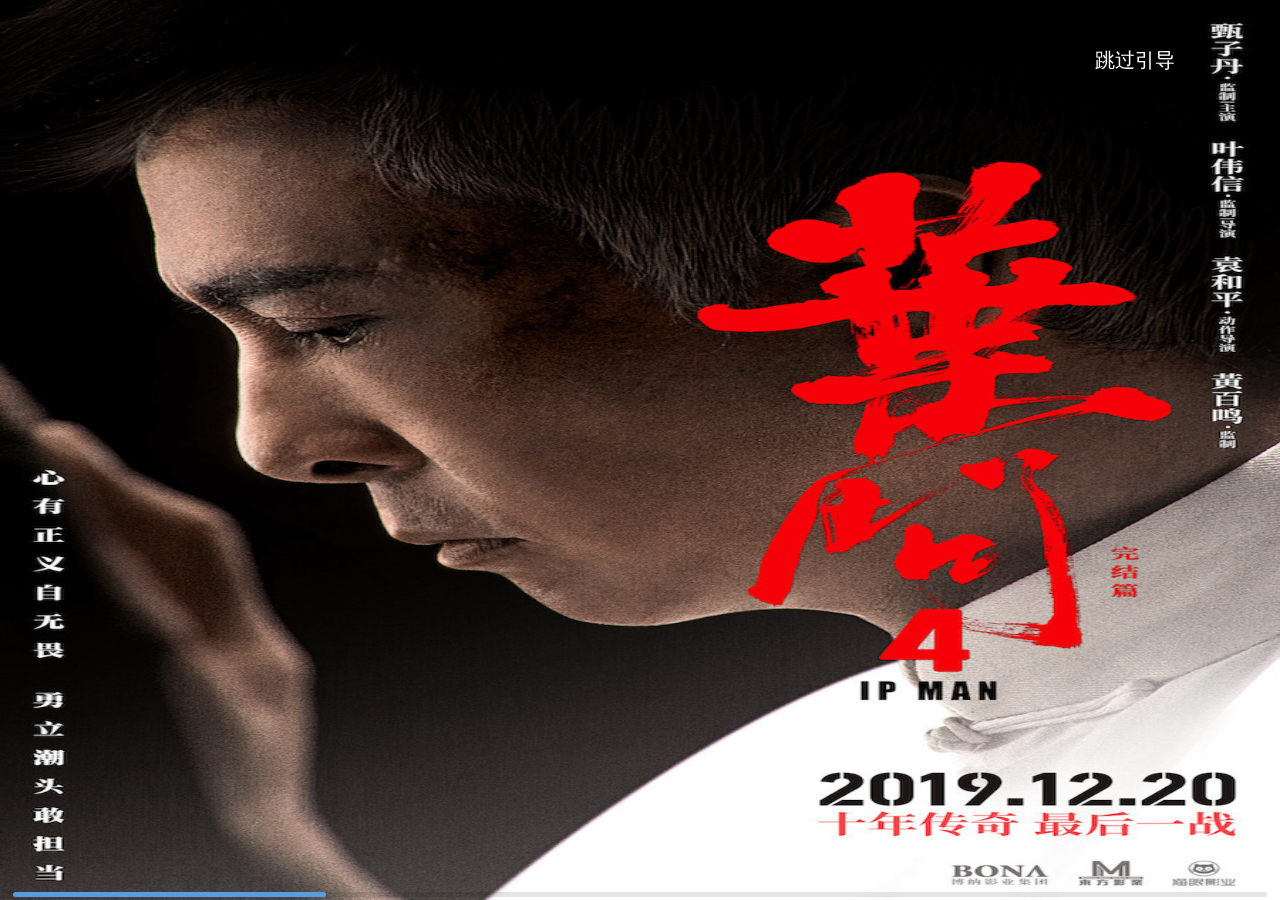
<file: movie-app/index.html>
<!doctype html><html lang="en"><head><meta charset="utf-8"/><link rel="shortcut icon" href="./favicon.ico"/><meta name="viewport" content="width=device-width,initial-scale=1"/><meta name="theme-color" content="#000000"/><meta name="description" content="Web site created using create-react-app"/><link rel="apple-touch-icon" href="logo192.png"/><link rel="stylesheet" href="./swiper/css/swiper.min.css"><link rel="manifest" href="./manifest.json"/><title>React App</title><link href="./static/css/main.9947e894.chunk.css" rel="stylesheet"></head><body><noscript>You need to enable JavaScript to run this app.</noscript><div id="root" style="width:100%;height:100%"></div><script>!function(i){function e(e){for(var t,r,n=e[0],a=e[1],o=e[2],c=0,u=[];c<n.length;c++)r=n[c],Object.prototype.hasOwnProperty.call(d,r)&&d[r]&&u.push(d[r][0]),d[r]=0;for(t in a)Object.prototype.hasOwnProperty.call(a,t)&&(i[t]=a[t]);for(h&&h(e);u.length;)u.shift()();return l.push.apply(l,o||[]),f()}function f(){for(var e,t=0;t<l.length;t++){for(var r=l[t],n=!0,a=1;a<r.length;a++){var o=r[a];0!==d[o]&&(n=!1)}n&&(l.splice(t--,1),e=p(p.s=r[0]))}return e}var r={},s={1:0},d={1:0},l=[];function p(e){if(r[e])return r[e].exports;var t=r[e]={i:e,l:!1,exports:{}};return i[e].call(t.exports,t,t.exports,p),t.l=!0,t.exports}p.e=function(l){var e=[];s[l]?e.push(s[l]):0!==s[l]&&{3:1,4:1,5:1,6:1,7:1,8:1,9:1,10:1,11:1,12:1,14:1,15:1,16:1}[l]&&e.push(s[l]=new Promise(function(e,n){for(var t="static/css/"+({}[l]||l)+"."+{3:"c6bc46c2",4:"b4a3f86b",5:"bcaa52b6",6:"68093668",7:"5cf0e1b9",8:"945c424d",9:"d9ccabe7",10:"a7194a60",11:"08a8c788",12:"8ad6d5e5",13:"31d6cfe0",14:"1231a5ef",15:"1231a5ef",16:"a4952eb8"}[l]+".chunk.css",a=p.p+t,r=document.getElementsByTagName("link"),o=0;o<r.length;o++){var c=(i=r[o]).getAttribute("data-href")||i.getAttribute("href");if("stylesheet"===i.rel&&(c===t||c===a))return e()}var u=document.getElementsByTagName("style");for(o=0;o<u.length;o++){var i;if((c=(i=u[o]).getAttribute("data-href"))===t||c===a)return e()}var f=document.createElement("link");f.rel="stylesheet",f.type="text/css",f.onload=e,f.onerror=function(e){var t=e&&e.target&&e.target.src||a,r=new Error("Loading CSS chunk "+l+" failed.\n("+t+")");r.request=t,delete s[l],f.parentNode.removeChild(f),n(r)},f.href=a,document.getElementsByTagName("head")[0].appendChild(f)}).then(function(){s[l]=0}));var r=d[l];if(0!==r)if(r)e.push(r[2]);else{var t=new Promise(function(e,t){r=d[l]=[e,t]});e.push(r[2]=t);var n,a=document.createElement("script");a.charset="utf-8",a.timeout=120,p.nc&&a.setAttribute("nonce",p.nc),a.src=p.p+"static/js/"+({}[l]||l)+"."+{3:"e99eb6e5",4:"3736cae0",5:"577705fc",6:"802e0b63",7:"d4aff69f",8:"211b7f5b",9:"08a723f2",10:"c0667f62",11:"99418455",12:"484640dc",13:"4c8cada9",14:"dc1cf4e4",15:"10cfc90f",16:"a27a760f"}[l]+".chunk.js";var o=new Error;n=function(e){a.onerror=a.onload=null,clearTimeout(c);var t=d[l];if(0!==t){if(t){var r=e&&("load"===e.type?"missing":e.type),n=e&&e.target&&e.target.src;o.message="Loading chunk "+l+" failed.\n("+r+": "+n+")",o.name="ChunkLoadError",o.type=r,o.request=n,t[1](o)}d[l]=void 0}};var c=setTimeout(function(){n({type:"timeout",target:a})},12e4);a.onerror=a.onload=n,document.head.appendChild(a)}return Promise.all(e)},p.m=i,p.c=r,p.d=function(e,t,r){p.o(e,t)||Object.defineProperty(e,t,{enumerable:!0,get:r})},p.r=function(e){"undefined"!=typeof Symbol&&Symbol.toStringTag&&Object.defineProperty(e,Symbol.toStringTag,{value:"Module"}),Object.defineProperty(e,"__esModule",{value:!0})},p.t=function(t,e){if(1&e&&(t=p(t)),8&e)return t;if(4&e&&"object"==typeof t&&t&&t.__esModule)return t;var r=Object.create(null);if(p.r(r),Object.defineProperty(r,"default",{enumerable:!0,value:t}),2&e&&"string"!=typeof t)for(var n in t)p.d(r,n,function(e){return t[e]}.bind(null,n));return r},p.n=function(e){var t=e&&e.__esModule?function(){return e.default}:function(){return e};return p.d(t,"a",t),t},p.o=function(e,t){return Object.prototype.hasOwnProperty.call(e,t)},p.p="./",p.oe=function(e){throw console.error(e),e};var t=window["webpackJsonpreact-app"]=window["webpackJsonpreact-app"]||[],n=t.push.bind(t);t.push=e,t=t.slice();for(var a=0;a<t.length;a++)e(t[a]);var h=n;f()}([])</script><script src="./static/js/2.65ebfa29.chunk.js"></script><script src="./static/js/main.54112cd2.chunk.js"></script></body><script src="./swiper/js/swiper.min.js"></script></html>
</file>
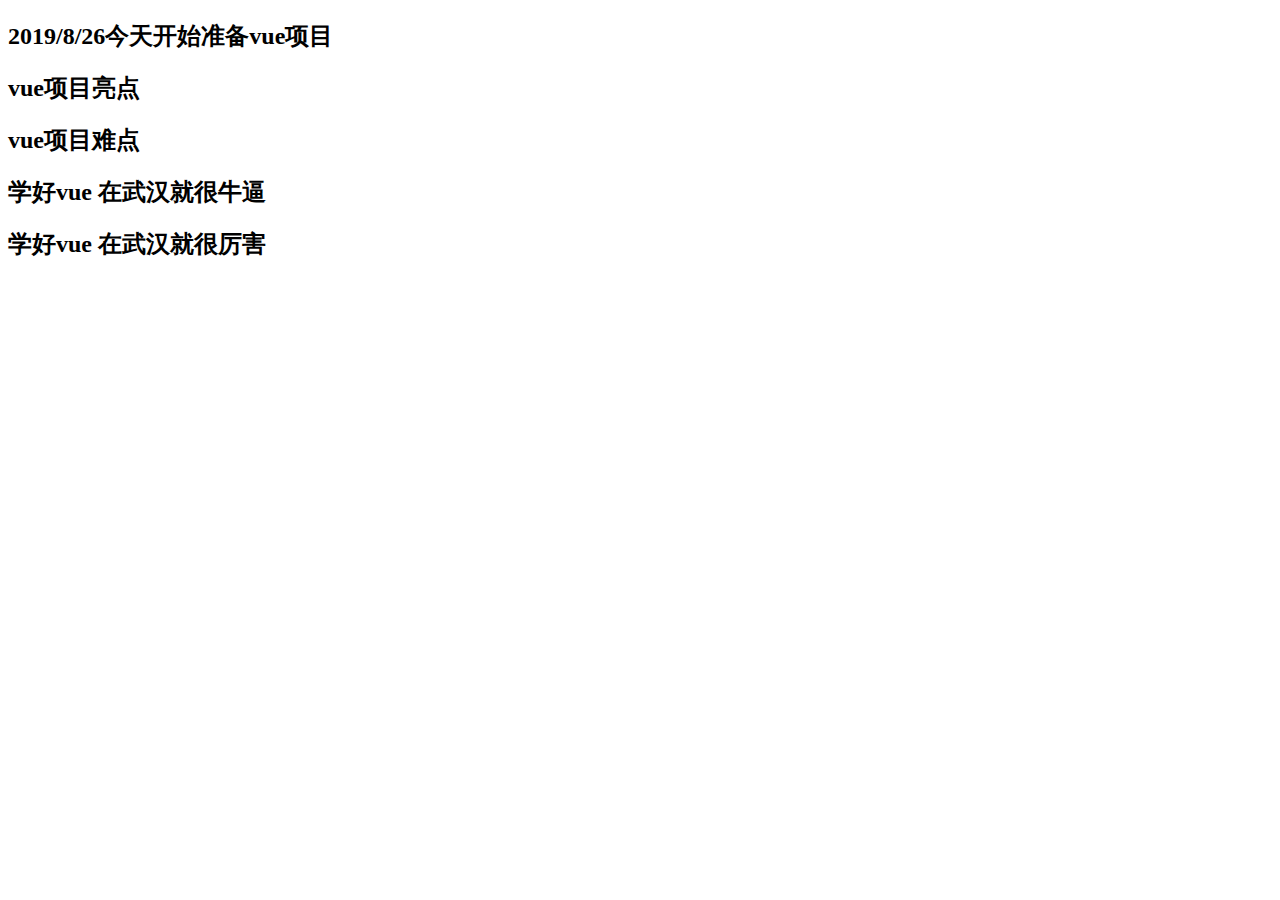
<file: html/vue.html>
<!DOCTYPE html>
<html lang="en">
<head>
    <meta charset="UTF-8">
    <meta name="viewport" content="width=device-width, initial-scale=1.0">
    <meta http-equiv="X-UA-Compatible" content="ie=edge">
    <title>vue项目进度</title>
</head>
<body>
    <h2>2019/8/26今天开始准备vue项目</h2>
    <h2>vue项目亮点</h2>
    <h2>vue项目难点</h2>
    <h2>学好vue 在武汉就很牛逼</h2>
    <h2>学好vue 在武汉就很厉害</h2>
</body>
</html>
</file>
<file: movie-app/static/css/main.9947e894.chunk.css>
body{font-family:-apple-system,BlinkMacSystemFont,Segoe UI,Roboto,Oxygen,Ubuntu,Cantarell,Fira Sans,Droid Sans,Helvetica Neue,sans-serif;-webkit-font-smoothing:antialiased;-moz-osx-font-smoothing:grayscale}code{font-family:source-code-pro,Menlo,Monaco,Consolas,Courier New,monospace}

/*!
 * animate.css -http://daneden.me/animate
 * Version - 3.7.0
 * Licensed under the MIT license - http://opensource.org/licenses/MIT
 *
 * Copyright (c) 2018 Daniel Eden
 */@-webkit-keyframes bounce{0%,20%,53%,80%,to{-webkit-animation-timing-function:cubic-bezier(.215,.61,.355,1);animation-timing-function:cubic-bezier(.215,.61,.355,1);-webkit-transform:translateZ(0);transform:translateZ(0)}40%,43%{-webkit-animation-timing-function:cubic-bezier(.755,.05,.855,.06);animation-timing-function:cubic-bezier(.755,.05,.855,.06);-webkit-transform:translate3d(0,-30px,0);transform:translate3d(0,-30px,0)}70%{-webkit-animation-timing-function:cubic-bezier(.755,.05,.855,.06);animation-timing-function:cubic-bezier(.755,.05,.855,.06);-webkit-transform:translate3d(0,-15px,0);transform:translate3d(0,-15px,0)}90%{-webkit-transform:translate3d(0,-4px,0);transform:translate3d(0,-4px,0)}}@keyframes bounce{0%,20%,53%,80%,to{-webkit-animation-timing-function:cubic-bezier(.215,.61,.355,1);animation-timing-function:cubic-bezier(.215,.61,.355,1);-webkit-transform:translateZ(0);transform:translateZ(0)}40%,43%{-webkit-animation-timing-function:cubic-bezier(.755,.05,.855,.06);animation-timing-function:cubic-bezier(.755,.05,.855,.06);-webkit-transform:translate3d(0,-30px,0);transform:translate3d(0,-30px,0)}70%{-webkit-animation-timing-function:cubic-bezier(.755,.05,.855,.06);animation-timing-function:cubic-bezier(.755,.05,.855,.06);-webkit-transform:translate3d(0,-15px,0);transform:translate3d(0,-15px,0)}90%{-webkit-transform:translate3d(0,-4px,0);transform:translate3d(0,-4px,0)}}.bounce{-webkit-animation-name:bounce;animation-name:bounce;-webkit-transform-origin:center bottom;transform-origin:center bottom}@-webkit-keyframes flash{0%,50%,to{opacity:1}25%,75%{opacity:0}}@keyframes flash{0%,50%,to{opacity:1}25%,75%{opacity:0}}.flash{-webkit-animation-name:flash;animation-name:flash}@-webkit-keyframes pulse{0%{-webkit-transform:scaleX(1);transform:scaleX(1)}50%{-webkit-transform:scale3d(1.05,1.05,1.05);transform:scale3d(1.05,1.05,1.05)}to{-webkit-transform:scaleX(1);transform:scaleX(1)}}@keyframes pulse{0%{-webkit-transform:scaleX(1);transform:scaleX(1)}50%{-webkit-transform:scale3d(1.05,1.05,1.05);transform:scale3d(1.05,1.05,1.05)}to{-webkit-transform:scaleX(1);transform:scaleX(1)}}.pulse{-webkit-animation-name:pulse;animation-name:pulse}@-webkit-keyframes rubberBand{0%{-webkit-transform:scaleX(1);transform:scaleX(1)}30%{-webkit-transform:scale3d(1.25,.75,1);transform:scale3d(1.25,.75,1)}40%{-webkit-transform:scale3d(.75,1.25,1);transform:scale3d(.75,1.25,1)}50%{-webkit-transform:scale3d(1.15,.85,1);transform:scale3d(1.15,.85,1)}65%{-webkit-transform:scale3d(.95,1.05,1);transform:scale3d(.95,1.05,1)}75%{-webkit-transform:scale3d(1.05,.95,1);transform:scale3d(1.05,.95,1)}to{-webkit-transform:scaleX(1);transform:scaleX(1)}}@keyframes rubberBand{0%{-webkit-transform:scaleX(1);transform:scaleX(1)}30%{-webkit-transform:scale3d(1.25,.75,1);transform:scale3d(1.25,.75,1)}40%{-webkit-transform:scale3d(.75,1.25,1);transform:scale3d(.75,1.25,1)}50%{-webkit-transform:scale3d(1.15,.85,1);transform:scale3d(1.15,.85,1)}65%{-webkit-transform:scale3d(.95,1.05,1);transform:scale3d(.95,1.05,1)}75%{-webkit-transform:scale3d(1.05,.95,1);transform:scale3d(1.05,.95,1)}to{-webkit-transform:scaleX(1);transform:scaleX(1)}}.rubberBand{-webkit-animation-name:rubberBand;animation-name:rubberBand}@-webkit-keyframes shake{0%,to{-webkit-transform:translateZ(0);transform:translateZ(0)}10%,30%,50%,70%,90%{-webkit-transform:translate3d(-10px,0,0);transform:translate3d(-10px,0,0)}20%,40%,60%,80%{-webkit-transform:translate3d(10px,0,0);transform:translate3d(10px,0,0)}}@keyframes shake{0%,to{-webkit-transform:translateZ(0);transform:translateZ(0)}10%,30%,50%,70%,90%{-webkit-transform:translate3d(-10px,0,0);transform:translate3d(-10px,0,0)}20%,40%,60%,80%{-webkit-transform:translate3d(10px,0,0);transform:translate3d(10px,0,0)}}.shake{-webkit-animation-name:shake;animation-name:shake}@-webkit-keyframes headShake{0%{-webkit-transform:translateX(0);transform:translateX(0)}6.5%{-webkit-transform:translateX(-6px) rotateY(-9deg);transform:translateX(-6px) rotateY(-9deg)}18.5%{-webkit-transform:translateX(5px) rotateY(7deg);transform:translateX(5px) rotateY(7deg)}31.5%{-webkit-transform:translateX(-3px) rotateY(-5deg);transform:translateX(-3px) rotateY(-5deg)}43.5%{-webkit-transform:translateX(2px) rotateY(3deg);transform:translateX(2px) rotateY(3deg)}50%{-webkit-transform:translateX(0);transform:translateX(0)}}@keyframes headShake{0%{-webkit-transform:translateX(0);transform:translateX(0)}6.5%{-webkit-transform:translateX(-6px) rotateY(-9deg);transform:translateX(-6px) rotateY(-9deg)}18.5%{-webkit-transform:translateX(5px) rotateY(7deg);transform:translateX(5px) rotateY(7deg)}31.5%{-webkit-transform:translateX(-3px) rotateY(-5deg);transform:translateX(-3px) rotateY(-5deg)}43.5%{-webkit-transform:translateX(2px) rotateY(3deg);transform:translateX(2px) rotateY(3deg)}50%{-webkit-transform:translateX(0);transform:translateX(0)}}.headShake{-webkit-animation-timing-function:ease-in-out;animation-timing-function:ease-in-out;-webkit-animation-name:headShake;animation-name:headShake}@-webkit-keyframes swing{20%{-webkit-transform:rotate(15deg);transform:rotate(15deg)}40%{-webkit-transform:rotate(-10deg);transform:rotate(-10deg)}60%{-webkit-transform:rotate(5deg);transform:rotate(5deg)}80%{-webkit-transform:rotate(-5deg);transform:rotate(-5deg)}to{-webkit-transform:rotate(0deg);transform:rotate(0deg)}}@keyframes swing{20%{-webkit-transform:rotate(15deg);transform:rotate(15deg)}40%{-webkit-transform:rotate(-10deg);transform:rotate(-10deg)}60%{-webkit-transform:rotate(5deg);transform:rotate(5deg)}80%{-webkit-transform:rotate(-5deg);transform:rotate(-5deg)}to{-webkit-transform:rotate(0deg);transform:rotate(0deg)}}.swing{-webkit-transform-origin:top center;transform-origin:top center;-webkit-animation-name:swing;animation-name:swing}@-webkit-keyframes tada{0%{-webkit-transform:scaleX(1);transform:scaleX(1)}10%,20%{-webkit-transform:scale3d(.9,.9,.9) rotate(-3deg);transform:scale3d(.9,.9,.9) rotate(-3deg)}30%,50%,70%,90%{-webkit-transform:scale3d(1.1,1.1,1.1) rotate(3deg);transform:scale3d(1.1,1.1,1.1) rotate(3deg)}40%,60%,80%{-webkit-transform:scale3d(1.1,1.1,1.1) rotate(-3deg);transform:scale3d(1.1,1.1,1.1) rotate(-3deg)}to{-webkit-transform:scaleX(1);transform:scaleX(1)}}@keyframes tada{0%{-webkit-transform:scaleX(1);transform:scaleX(1)}10%,20%{-webkit-transform:scale3d(.9,.9,.9) rotate(-3deg);transform:scale3d(.9,.9,.9) rotate(-3deg)}30%,50%,70%,90%{-webkit-transform:scale3d(1.1,1.1,1.1) rotate(3deg);transform:scale3d(1.1,1.1,1.1) rotate(3deg)}40%,60%,80%{-webkit-transform:scale3d(1.1,1.1,1.1) rotate(-3deg);transform:scale3d(1.1,1.1,1.1) rotate(-3deg)}to{-webkit-transform:scaleX(1);transform:scaleX(1)}}.tada{-webkit-animation-name:tada;animation-name:tada}@-webkit-keyframes wobble{0%{-webkit-transform:translateZ(0);transform:translateZ(0)}15%{-webkit-transform:translate3d(-25%,0,0) rotate(-5deg);transform:translate3d(-25%,0,0) rotate(-5deg)}30%{-webkit-transform:translate3d(20%,0,0) rotate(3deg);transform:translate3d(20%,0,0) rotate(3deg)}45%{-webkit-transform:translate3d(-15%,0,0) rotate(-3deg);transform:translate3d(-15%,0,0) rotate(-3deg)}60%{-webkit-transform:translate3d(10%,0,0) rotate(2deg);transform:translate3d(10%,0,0) rotate(2deg)}75%{-webkit-transform:translate3d(-5%,0,0) rotate(-1deg);transform:translate3d(-5%,0,0) rotate(-1deg)}to{-webkit-transform:translateZ(0);transform:translateZ(0)}}@keyframes wobble{0%{-webkit-transform:translateZ(0);transform:translateZ(0)}15%{-webkit-transform:translate3d(-25%,0,0) rotate(-5deg);transform:translate3d(-25%,0,0) rotate(-5deg)}30%{-webkit-transform:translate3d(20%,0,0) rotate(3deg);transform:translate3d(20%,0,0) rotate(3deg)}45%{-webkit-transform:translate3d(-15%,0,0) rotate(-3deg);transform:translate3d(-15%,0,0) rotate(-3deg)}60%{-webkit-transform:translate3d(10%,0,0) rotate(2deg);transform:translate3d(10%,0,0) rotate(2deg)}75%{-webkit-transform:translate3d(-5%,0,0) rotate(-1deg);transform:translate3d(-5%,0,0) rotate(-1deg)}to{-webkit-transform:translateZ(0);transform:translateZ(0)}}.wobble{-webkit-animation-name:wobble;animation-name:wobble}@-webkit-keyframes jello{0%,11.1%,to{-webkit-transform:translateZ(0);transform:translateZ(0)}22.2%{-webkit-transform:skewX(-12.5deg) skewY(-12.5deg);transform:skewX(-12.5deg) skewY(-12.5deg)}33.3%{-webkit-transform:skewX(6.25deg) skewY(6.25deg);transform:skewX(6.25deg) skewY(6.25deg)}44.4%{-webkit-transform:skewX(-3.125deg) skewY(-3.125deg);transform:skewX(-3.125deg) skewY(-3.125deg)}55.5%{-webkit-transform:skewX(1.5625deg) skewY(1.5625deg);transform:skewX(1.5625deg) skewY(1.5625deg)}66.6%{-webkit-transform:skewX(-.78125deg) skewY(-.78125deg);transform:skewX(-.78125deg) skewY(-.78125deg)}77.7%{-webkit-transform:skewX(.390625deg) skewY(.390625deg);transform:skewX(.390625deg) skewY(.390625deg)}88.8%{-webkit-transform:skewX(-.1953125deg) skewY(-.1953125deg);transform:skewX(-.1953125deg) skewY(-.1953125deg)}}@keyframes jello{0%,11.1%,to{-webkit-transform:translateZ(0);transform:translateZ(0)}22.2%{-webkit-transform:skewX(-12.5deg) skewY(-12.5deg);transform:skewX(-12.5deg) skewY(-12.5deg)}33.3%{-webkit-transform:skewX(6.25deg) skewY(6.25deg);transform:skewX(6.25deg) skewY(6.25deg)}44.4%{-webkit-transform:skewX(-3.125deg) skewY(-3.125deg);transform:skewX(-3.125deg) skewY(-3.125deg)}55.5%{-webkit-transform:skewX(1.5625deg) skewY(1.5625deg);transform:skewX(1.5625deg) skewY(1.5625deg)}66.6%{-webkit-transform:skewX(-.78125deg) skewY(-.78125deg);transform:skewX(-.78125deg) skewY(-.78125deg)}77.7%{-webkit-transform:skewX(.390625deg) skewY(.390625deg);transform:skewX(.390625deg) skewY(.390625deg)}88.8%{-webkit-transform:skewX(-.1953125deg) skewY(-.1953125deg);transform:skewX(-.1953125deg) skewY(-.1953125deg)}}.jello{-webkit-animation-name:jello;animation-name:jello;-webkit-transform-origin:center;transform-origin:center}@-webkit-keyframes heartBeat{0%{-webkit-transform:scale(1);transform:scale(1)}14%{-webkit-transform:scale(1.3);transform:scale(1.3)}28%{-webkit-transform:scale(1);transform:scale(1)}42%{-webkit-transform:scale(1.3);transform:scale(1.3)}70%{-webkit-transform:scale(1);transform:scale(1)}}@keyframes heartBeat{0%{-webkit-transform:scale(1);transform:scale(1)}14%{-webkit-transform:scale(1.3);transform:scale(1.3)}28%{-webkit-transform:scale(1);transform:scale(1)}42%{-webkit-transform:scale(1.3);transform:scale(1.3)}70%{-webkit-transform:scale(1);transform:scale(1)}}.heartBeat{-webkit-animation-name:heartBeat;animation-name:heartBeat;-webkit-animation-duration:1.3s;animation-duration:1.3s;-webkit-animation-timing-function:ease-in-out;animation-timing-function:ease-in-out}@-webkit-keyframes bounceIn{0%,20%,40%,60%,80%,to{-webkit-animation-timing-function:cubic-bezier(.215,.61,.355,1);animation-timing-function:cubic-bezier(.215,.61,.355,1)}0%{opacity:0;-webkit-transform:scale3d(.3,.3,.3);transform:scale3d(.3,.3,.3)}20%{-webkit-transform:scale3d(1.1,1.1,1.1);transform:scale3d(1.1,1.1,1.1)}40%{-webkit-transform:scale3d(.9,.9,.9);transform:scale3d(.9,.9,.9)}60%{opacity:1;-webkit-transform:scale3d(1.03,1.03,1.03);transform:scale3d(1.03,1.03,1.03)}80%{-webkit-transform:scale3d(.97,.97,.97);transform:scale3d(.97,.97,.97)}to{opacity:1;-webkit-transform:scaleX(1);transform:scaleX(1)}}@keyframes bounceIn{0%,20%,40%,60%,80%,to{-webkit-animation-timing-function:cubic-bezier(.215,.61,.355,1);animation-timing-function:cubic-bezier(.215,.61,.355,1)}0%{opacity:0;-webkit-transform:scale3d(.3,.3,.3);transform:scale3d(.3,.3,.3)}20%{-webkit-transform:scale3d(1.1,1.1,1.1);transform:scale3d(1.1,1.1,1.1)}40%{-webkit-transform:scale3d(.9,.9,.9);transform:scale3d(.9,.9,.9)}60%{opacity:1;-webkit-transform:scale3d(1.03,1.03,1.03);transform:scale3d(1.03,1.03,1.03)}80%{-webkit-transform:scale3d(.97,.97,.97);transform:scale3d(.97,.97,.97)}to{opacity:1;-webkit-transform:scaleX(1);transform:scaleX(1)}}.bounceIn{-webkit-animation-duration:.75s;animation-duration:.75s;-webkit-animation-name:bounceIn;animation-name:bounceIn}@-webkit-keyframes bounceInDown{0%,60%,75%,90%,to{-webkit-animation-timing-function:cubic-bezier(.215,.61,.355,1);animation-timing-function:cubic-bezier(.215,.61,.355,1)}0%{opacity:0;-webkit-transform:translate3d(0,-3000px,0);transform:translate3d(0,-3000px,0)}60%{opacity:1;-webkit-transform:translate3d(0,25px,0);transform:translate3d(0,25px,0)}75%{-webkit-transform:translate3d(0,-10px,0);transform:translate3d(0,-10px,0)}90%{-webkit-transform:translate3d(0,5px,0);transform:translate3d(0,5px,0)}to{-webkit-transform:translateZ(0);transform:translateZ(0)}}@keyframes bounceInDown{0%,60%,75%,90%,to{-webkit-animation-timing-function:cubic-bezier(.215,.61,.355,1);animation-timing-function:cubic-bezier(.215,.61,.355,1)}0%{opacity:0;-webkit-transform:translate3d(0,-3000px,0);transform:translate3d(0,-3000px,0)}60%{opacity:1;-webkit-transform:translate3d(0,25px,0);transform:translate3d(0,25px,0)}75%{-webkit-transform:translate3d(0,-10px,0);transform:translate3d(0,-10px,0)}90%{-webkit-transform:translate3d(0,5px,0);transform:translate3d(0,5px,0)}to{-webkit-transform:translateZ(0);transform:translateZ(0)}}.bounceInDown{-webkit-animation-name:bounceInDown;animation-name:bounceInDown}@-webkit-keyframes bounceInLeft{0%,60%,75%,90%,to{-webkit-animation-timing-function:cubic-bezier(.215,.61,.355,1);animation-timing-function:cubic-bezier(.215,.61,.355,1)}0%{opacity:0;-webkit-transform:translate3d(-3000px,0,0);transform:translate3d(-3000px,0,0)}60%{opacity:1;-webkit-transform:translate3d(25px,0,0);transform:translate3d(25px,0,0)}75%{-webkit-transform:translate3d(-10px,0,0);transform:translate3d(-10px,0,0)}90%{-webkit-transform:translate3d(5px,0,0);transform:translate3d(5px,0,0)}to{-webkit-transform:translateZ(0);transform:translateZ(0)}}@keyframes bounceInLeft{0%,60%,75%,90%,to{-webkit-animation-timing-function:cubic-bezier(.215,.61,.355,1);animation-timing-function:cubic-bezier(.215,.61,.355,1)}0%{opacity:0;-webkit-transform:translate3d(-3000px,0,0);transform:translate3d(-3000px,0,0)}60%{opacity:1;-webkit-transform:translate3d(25px,0,0);transform:translate3d(25px,0,0)}75%{-webkit-transform:translate3d(-10px,0,0);transform:translate3d(-10px,0,0)}90%{-webkit-transform:translate3d(5px,0,0);transform:translate3d(5px,0,0)}to{-webkit-transform:translateZ(0);transform:translateZ(0)}}.bounceInLeft{-webkit-animation-name:bounceInLeft;animation-name:bounceInLeft}@-webkit-keyframes bounceInRight{0%,60%,75%,90%,to{-webkit-animation-timing-function:cubic-bezier(.215,.61,.355,1);animation-timing-function:cubic-bezier(.215,.61,.355,1)}0%{opacity:0;-webkit-transform:translate3d(3000px,0,0);transform:translate3d(3000px,0,0)}60%{opacity:1;-webkit-transform:translate3d(-25px,0,0);transform:translate3d(-25px,0,0)}75%{-webkit-transform:translate3d(10px,0,0);transform:translate3d(10px,0,0)}90%{-webkit-transform:translate3d(-5px,0,0);transform:translate3d(-5px,0,0)}to{-webkit-transform:translateZ(0);transform:translateZ(0)}}@keyframes bounceInRight{0%,60%,75%,90%,to{-webkit-animation-timing-function:cubic-bezier(.215,.61,.355,1);animation-timing-function:cubic-bezier(.215,.61,.355,1)}0%{opacity:0;-webkit-transform:translate3d(3000px,0,0);transform:translate3d(3000px,0,0)}60%{opacity:1;-webkit-transform:translate3d(-25px,0,0);transform:translate3d(-25px,0,0)}75%{-webkit-transform:translate3d(10px,0,0);transform:translate3d(10px,0,0)}90%{-webkit-transform:translate3d(-5px,0,0);transform:translate3d(-5px,0,0)}to{-webkit-transform:translateZ(0);transform:translateZ(0)}}.bounceInRight{-webkit-animation-name:bounceInRight;animation-name:bounceInRight}@-webkit-keyframes bounceInUp{0%,60%,75%,90%,to{-webkit-animation-timing-function:cubic-bezier(.215,.61,.355,1);animation-timing-function:cubic-bezier(.215,.61,.355,1)}0%{opacity:0;-webkit-transform:translate3d(0,3000px,0);transform:translate3d(0,3000px,0)}60%{opacity:1;-webkit-transform:translate3d(0,-20px,0);transform:translate3d(0,-20px,0)}75%{-webkit-transform:translate3d(0,10px,0);transform:translate3d(0,10px,0)}90%{-webkit-transform:translate3d(0,-5px,0);transform:translate3d(0,-5px,0)}to{-webkit-transform:translateZ(0);transform:translateZ(0)}}@keyframes bounceInUp{0%,60%,75%,90%,to{-webkit-animation-timing-function:cubic-bezier(.215,.61,.355,1);animation-timing-function:cubic-bezier(.215,.61,.355,1)}0%{opacity:0;-webkit-transform:translate3d(0,3000px,0);transform:translate3d(0,3000px,0)}60%{opacity:1;-webkit-transform:translate3d(0,-20px,0);transform:translate3d(0,-20px,0)}75%{-webkit-transform:translate3d(0,10px,0);transform:translate3d(0,10px,0)}90%{-webkit-transform:translate3d(0,-5px,0);transform:translate3d(0,-5px,0)}to{-webkit-transform:translateZ(0);transform:translateZ(0)}}.bounceInUp{-webkit-animation-name:bounceInUp;animation-name:bounceInUp}@-webkit-keyframes bounceOut{20%{-webkit-transform:scale3d(.9,.9,.9);transform:scale3d(.9,.9,.9)}50%,55%{opacity:1;-webkit-transform:scale3d(1.1,1.1,1.1);transform:scale3d(1.1,1.1,1.1)}to{opacity:0;-webkit-transform:scale3d(.3,.3,.3);transform:scale3d(.3,.3,.3)}}@keyframes bounceOut{20%{-webkit-transform:scale3d(.9,.9,.9);transform:scale3d(.9,.9,.9)}50%,55%{opacity:1;-webkit-transform:scale3d(1.1,1.1,1.1);transform:scale3d(1.1,1.1,1.1)}to{opacity:0;-webkit-transform:scale3d(.3,.3,.3);transform:scale3d(.3,.3,.3)}}.bounceOut{-webkit-animation-duration:.75s;animation-duration:.75s;-webkit-animation-name:bounceOut;animation-name:bounceOut}@-webkit-keyframes bounceOutDown{20%{-webkit-transform:translate3d(0,10px,0);transform:translate3d(0,10px,0)}40%,45%{opacity:1;-webkit-transform:translate3d(0,-20px,0);transform:translate3d(0,-20px,0)}to{opacity:0;-webkit-transform:translate3d(0,2000px,0);transform:translate3d(0,2000px,0)}}@keyframes bounceOutDown{20%{-webkit-transform:translate3d(0,10px,0);transform:translate3d(0,10px,0)}40%,45%{opacity:1;-webkit-transform:translate3d(0,-20px,0);transform:translate3d(0,-20px,0)}to{opacity:0;-webkit-transform:translate3d(0,2000px,0);transform:translate3d(0,2000px,0)}}.bounceOutDown{-webkit-animation-name:bounceOutDown;animation-name:bounceOutDown}@-webkit-keyframes bounceOutLeft{20%{opacity:1;-webkit-transform:translate3d(20px,0,0);transform:translate3d(20px,0,0)}to{opacity:0;-webkit-transform:translate3d(-2000px,0,0);transform:translate3d(-2000px,0,0)}}@keyframes bounceOutLeft{20%{opacity:1;-webkit-transform:translate3d(20px,0,0);transform:translate3d(20px,0,0)}to{opacity:0;-webkit-transform:translate3d(-2000px,0,0);transform:translate3d(-2000px,0,0)}}.bounceOutLeft{-webkit-animation-name:bounceOutLeft;animation-name:bounceOutLeft}@-webkit-keyframes bounceOutRight{20%{opacity:1;-webkit-transform:translate3d(-20px,0,0);transform:translate3d(-20px,0,0)}to{opacity:0;-webkit-transform:translate3d(2000px,0,0);transform:translate3d(2000px,0,0)}}@keyframes bounceOutRight{20%{opacity:1;-webkit-transform:translate3d(-20px,0,0);transform:translate3d(-20px,0,0)}to{opacity:0;-webkit-transform:translate3d(2000px,0,0);transform:translate3d(2000px,0,0)}}.bounceOutRight{-webkit-animation-name:bounceOutRight;animation-name:bounceOutRight}@-webkit-keyframes bounceOutUp{20%{-webkit-transform:translate3d(0,-10px,0);transform:translate3d(0,-10px,0)}40%,45%{opacity:1;-webkit-transform:translate3d(0,20px,0);transform:translate3d(0,20px,0)}to{opacity:0;-webkit-transform:translate3d(0,-2000px,0);transform:translate3d(0,-2000px,0)}}@keyframes bounceOutUp{20%{-webkit-transform:translate3d(0,-10px,0);transform:translate3d(0,-10px,0)}40%,45%{opacity:1;-webkit-transform:translate3d(0,20px,0);transform:translate3d(0,20px,0)}to{opacity:0;-webkit-transform:translate3d(0,-2000px,0);transform:translate3d(0,-2000px,0)}}.bounceOutUp{-webkit-animation-name:bounceOutUp;animation-name:bounceOutUp}.fadeIn{-webkit-animation-name:fadeIn;animation-name:fadeIn}@-webkit-keyframes fadeInDown{0%{opacity:0;-webkit-transform:translate3d(0,-100%,0);transform:translate3d(0,-100%,0)}to{opacity:1;-webkit-transform:translateZ(0);transform:translateZ(0)}}@keyframes fadeInDown{0%{opacity:0;-webkit-transform:translate3d(0,-100%,0);transform:translate3d(0,-100%,0)}to{opacity:1;-webkit-transform:translateZ(0);transform:translateZ(0)}}.fadeInDown{-webkit-animation-name:fadeInDown;animation-name:fadeInDown}@-webkit-keyframes fadeInDownBig{0%{opacity:0;-webkit-transform:translate3d(0,-2000px,0);transform:translate3d(0,-2000px,0)}to{opacity:1;-webkit-transform:translateZ(0);transform:translateZ(0)}}@keyframes fadeInDownBig{0%{opacity:0;-webkit-transform:translate3d(0,-2000px,0);transform:translate3d(0,-2000px,0)}to{opacity:1;-webkit-transform:translateZ(0);transform:translateZ(0)}}.fadeInDownBig{-webkit-animation-name:fadeInDownBig;animation-name:fadeInDownBig}@-webkit-keyframes fadeInLeft{0%{opacity:0;-webkit-transform:translate3d(-100%,0,0);transform:translate3d(-100%,0,0)}to{opacity:1;-webkit-transform:translateZ(0);transform:translateZ(0)}}@keyframes fadeInLeft{0%{opacity:0;-webkit-transform:translate3d(-100%,0,0);transform:translate3d(-100%,0,0)}to{opacity:1;-webkit-transform:translateZ(0);transform:translateZ(0)}}.fadeInLeft{-webkit-animation-name:fadeInLeft;animation-name:fadeInLeft}@-webkit-keyframes fadeInLeftBig{0%{opacity:0;-webkit-transform:translate3d(-2000px,0,0);transform:translate3d(-2000px,0,0)}to{opacity:1;-webkit-transform:translateZ(0);transform:translateZ(0)}}@keyframes fadeInLeftBig{0%{opacity:0;-webkit-transform:translate3d(-2000px,0,0);transform:translate3d(-2000px,0,0)}to{opacity:1;-webkit-transform:translateZ(0);transform:translateZ(0)}}.fadeInLeftBig{-webkit-animation-name:fadeInLeftBig;animation-name:fadeInLeftBig}@-webkit-keyframes fadeInRight{0%{opacity:0;-webkit-transform:translate3d(100%,0,0);transform:translate3d(100%,0,0)}to{opacity:1;-webkit-transform:translateZ(0);transform:translateZ(0)}}@keyframes fadeInRight{0%{opacity:0;-webkit-transform:translate3d(100%,0,0);transform:translate3d(100%,0,0)}to{opacity:1;-webkit-transform:translateZ(0);transform:translateZ(0)}}.fadeInRight{-webkit-animation-name:fadeInRight;animation-name:fadeInRight}@-webkit-keyframes fadeInRightBig{0%{opacity:0;-webkit-transform:translate3d(2000px,0,0);transform:translate3d(2000px,0,0)}to{opacity:1;-webkit-transform:translateZ(0);transform:translateZ(0)}}@keyframes fadeInRightBig{0%{opacity:0;-webkit-transform:translate3d(2000px,0,0);transform:translate3d(2000px,0,0)}to{opacity:1;-webkit-transform:translateZ(0);transform:translateZ(0)}}.fadeInRightBig{-webkit-animation-name:fadeInRightBig;animation-name:fadeInRightBig}@-webkit-keyframes fadeInUp{0%{opacity:0;-webkit-transform:translate3d(0,100%,0);transform:translate3d(0,100%,0)}to{opacity:1;-webkit-transform:translateZ(0);transform:translateZ(0)}}@keyframes fadeInUp{0%{opacity:0;-webkit-transform:translate3d(0,100%,0);transform:translate3d(0,100%,0)}to{opacity:1;-webkit-transform:translateZ(0);transform:translateZ(0)}}.fadeInUp{-webkit-animation-name:fadeInUp;animation-name:fadeInUp}@-webkit-keyframes fadeInUpBig{0%{opacity:0;-webkit-transform:translate3d(0,2000px,0);transform:translate3d(0,2000px,0)}to{opacity:1;-webkit-transform:translateZ(0);transform:translateZ(0)}}@keyframes fadeInUpBig{0%{opacity:0;-webkit-transform:translate3d(0,2000px,0);transform:translate3d(0,2000px,0)}to{opacity:1;-webkit-transform:translateZ(0);transform:translateZ(0)}}.fadeInUpBig{-webkit-animation-name:fadeInUpBig;animation-name:fadeInUpBig}.fadeOut{-webkit-animation-name:fadeOut;animation-name:fadeOut}@-webkit-keyframes fadeOutDown{0%{opacity:1}to{opacity:0;-webkit-transform:translate3d(0,100%,0);transform:translate3d(0,100%,0)}}@keyframes fadeOutDown{0%{opacity:1}to{opacity:0;-webkit-transform:translate3d(0,100%,0);transform:translate3d(0,100%,0)}}.fadeOutDown{-webkit-animation-name:fadeOutDown;animation-name:fadeOutDown}@-webkit-keyframes fadeOutDownBig{0%{opacity:1}to{opacity:0;-webkit-transform:translate3d(0,2000px,0);transform:translate3d(0,2000px,0)}}@keyframes fadeOutDownBig{0%{opacity:1}to{opacity:0;-webkit-transform:translate3d(0,2000px,0);transform:translate3d(0,2000px,0)}}.fadeOutDownBig{-webkit-animation-name:fadeOutDownBig;animation-name:fadeOutDownBig}@-webkit-keyframes fadeOutLeft{0%{opacity:1}to{opacity:0;-webkit-transform:translate3d(-100%,0,0);transform:translate3d(-100%,0,0)}}@keyframes fadeOutLeft{0%{opacity:1}to{opacity:0;-webkit-transform:translate3d(-100%,0,0);transform:translate3d(-100%,0,0)}}.fadeOutLeft{-webkit-animation-name:fadeOutLeft;animation-name:fadeOutLeft}@-webkit-keyframes fadeOutLeftBig{0%{opacity:1}to{opacity:0;-webkit-transform:translate3d(-2000px,0,0);transform:translate3d(-2000px,0,0)}}@keyframes fadeOutLeftBig{0%{opacity:1}to{opacity:0;-webkit-transform:translate3d(-2000px,0,0);transform:translate3d(-2000px,0,0)}}.fadeOutLeftBig{-webkit-animation-name:fadeOutLeftBig;animation-name:fadeOutLeftBig}@-webkit-keyframes fadeOutRight{0%{opacity:1}to{opacity:0;-webkit-transform:translate3d(100%,0,0);transform:translate3d(100%,0,0)}}@keyframes fadeOutRight{0%{opacity:1}to{opacity:0;-webkit-transform:translate3d(100%,0,0);transform:translate3d(100%,0,0)}}.fadeOutRight{-webkit-animation-name:fadeOutRight;animation-name:fadeOutRight}@-webkit-keyframes fadeOutRightBig{0%{opacity:1}to{opacity:0;-webkit-transform:translate3d(2000px,0,0);transform:translate3d(2000px,0,0)}}@keyframes fadeOutRightBig{0%{opacity:1}to{opacity:0;-webkit-transform:translate3d(2000px,0,0);transform:translate3d(2000px,0,0)}}.fadeOutRightBig{-webkit-animation-name:fadeOutRightBig;animation-name:fadeOutRightBig}@-webkit-keyframes fadeOutUp{0%{opacity:1}to{opacity:0;-webkit-transform:translate3d(0,-100%,0);transform:translate3d(0,-100%,0)}}@keyframes fadeOutUp{0%{opacity:1}to{opacity:0;-webkit-transform:translate3d(0,-100%,0);transform:translate3d(0,-100%,0)}}.fadeOutUp{-webkit-animation-name:fadeOutUp;animation-name:fadeOutUp}@-webkit-keyframes fadeOutUpBig{0%{opacity:1}to{opacity:0;-webkit-transform:translate3d(0,-2000px,0);transform:translate3d(0,-2000px,0)}}@keyframes fadeOutUpBig{0%{opacity:1}to{opacity:0;-webkit-transform:translate3d(0,-2000px,0);transform:translate3d(0,-2000px,0)}}.fadeOutUpBig{-webkit-animation-name:fadeOutUpBig;animation-name:fadeOutUpBig}@-webkit-keyframes flip{0%{-webkit-transform:perspective(400px) scaleX(1) translateZ(0) rotateY(-1turn);transform:perspective(400px) scaleX(1) translateZ(0) rotateY(-1turn);-webkit-animation-timing-function:ease-out;animation-timing-function:ease-out}40%{-webkit-transform:perspective(400px) scaleX(1) translateZ(150px) rotateY(-190deg);transform:perspective(400px) scaleX(1) translateZ(150px) rotateY(-190deg);-webkit-animation-timing-function:ease-out;animation-timing-function:ease-out}50%{-webkit-transform:perspective(400px) scaleX(1) translateZ(150px) rotateY(-170deg);transform:perspective(400px) scaleX(1) translateZ(150px) rotateY(-170deg);-webkit-animation-timing-function:ease-in;animation-timing-function:ease-in}80%{-webkit-transform:perspective(400px) scale3d(.95,.95,.95) translateZ(0) rotateY(0deg);transform:perspective(400px) scale3d(.95,.95,.95) translateZ(0) rotateY(0deg);-webkit-animation-timing-function:ease-in;animation-timing-function:ease-in}to{-webkit-transform:perspective(400px) scaleX(1) translateZ(0) rotateY(0deg);transform:perspective(400px) scaleX(1) translateZ(0) rotateY(0deg);-webkit-animation-timing-function:ease-in;animation-timing-function:ease-in}}@keyframes flip{0%{-webkit-transform:perspective(400px) scaleX(1) translateZ(0) rotateY(-1turn);transform:perspective(400px) scaleX(1) translateZ(0) rotateY(-1turn);-webkit-animation-timing-function:ease-out;animation-timing-function:ease-out}40%{-webkit-transform:perspective(400px) scaleX(1) translateZ(150px) rotateY(-190deg);transform:perspective(400px) scaleX(1) translateZ(150px) rotateY(-190deg);-webkit-animation-timing-function:ease-out;animation-timing-function:ease-out}50%{-webkit-transform:perspective(400px) scaleX(1) translateZ(150px) rotateY(-170deg);transform:perspective(400px) scaleX(1) translateZ(150px) rotateY(-170deg);-webkit-animation-timing-function:ease-in;animation-timing-function:ease-in}80%{-webkit-transform:perspective(400px) scale3d(.95,.95,.95) translateZ(0) rotateY(0deg);transform:perspective(400px) scale3d(.95,.95,.95) translateZ(0) rotateY(0deg);-webkit-animation-timing-function:ease-in;animation-timing-function:ease-in}to{-webkit-transform:perspective(400px) scaleX(1) translateZ(0) rotateY(0deg);transform:perspective(400px) scaleX(1) translateZ(0) rotateY(0deg);-webkit-animation-timing-function:ease-in;animation-timing-function:ease-in}}.animated.flip{-webkit-backface-visibility:visible;backface-visibility:visible;-webkit-animation-name:flip;animation-name:flip}@-webkit-keyframes flipInX{0%{-webkit-transform:perspective(400px) rotateX(90deg);transform:perspective(400px) rotateX(90deg);-webkit-animation-timing-function:ease-in;animation-timing-function:ease-in;opacity:0}40%{-webkit-transform:perspective(400px) rotateX(-20deg);transform:perspective(400px) rotateX(-20deg);-webkit-animation-timing-function:ease-in;animation-timing-function:ease-in}60%{-webkit-transform:perspective(400px) rotateX(10deg);transform:perspective(400px) rotateX(10deg);opacity:1}80%{-webkit-transform:perspective(400px) rotateX(-5deg);transform:perspective(400px) rotateX(-5deg)}to{-webkit-transform:perspective(400px);transform:perspective(400px)}}@keyframes flipInX{0%{-webkit-transform:perspective(400px) rotateX(90deg);transform:perspective(400px) rotateX(90deg);-webkit-animation-timing-function:ease-in;animation-timing-function:ease-in;opacity:0}40%{-webkit-transform:perspective(400px) rotateX(-20deg);transform:perspective(400px) rotateX(-20deg);-webkit-animation-timing-function:ease-in;animation-timing-function:ease-in}60%{-webkit-transform:perspective(400px) rotateX(10deg);transform:perspective(400px) rotateX(10deg);opacity:1}80%{-webkit-transform:perspective(400px) rotateX(-5deg);transform:perspective(400px) rotateX(-5deg)}to{-webkit-transform:perspective(400px);transform:perspective(400px)}}.flipInX{-webkit-backface-visibility:visible!important;backface-visibility:visible!important;-webkit-animation-name:flipInX;animation-name:flipInX}@-webkit-keyframes flipInY{0%{-webkit-transform:perspective(400px) rotateY(90deg);transform:perspective(400px) rotateY(90deg);-webkit-animation-timing-function:ease-in;animation-timing-function:ease-in;opacity:0}40%{-webkit-transform:perspective(400px) rotateY(-20deg);transform:perspective(400px) rotateY(-20deg);-webkit-animation-timing-function:ease-in;animation-timing-function:ease-in}60%{-webkit-transform:perspective(400px) rotateY(10deg);transform:perspective(400px) rotateY(10deg);opacity:1}80%{-webkit-transform:perspective(400px) rotateY(-5deg);transform:perspective(400px) rotateY(-5deg)}to{-webkit-transform:perspective(400px);transform:perspective(400px)}}@keyframes flipInY{0%{-webkit-transform:perspective(400px) rotateY(90deg);transform:perspective(400px) rotateY(90deg);-webkit-animation-timing-function:ease-in;animation-timing-function:ease-in;opacity:0}40%{-webkit-transform:perspective(400px) rotateY(-20deg);transform:perspective(400px) rotateY(-20deg);-webkit-animation-timing-function:ease-in;animation-timing-function:ease-in}60%{-webkit-transform:perspective(400px) rotateY(10deg);transform:perspective(400px) rotateY(10deg);opacity:1}80%{-webkit-transform:perspective(400px) rotateY(-5deg);transform:perspective(400px) rotateY(-5deg)}to{-webkit-transform:perspective(400px);transform:perspective(400px)}}.flipInY{-webkit-backface-visibility:visible!important;backface-visibility:visible!important;-webkit-animation-name:flipInY;animation-name:flipInY}@-webkit-keyframes flipOutX{0%{-webkit-transform:perspective(400px);transform:perspective(400px)}30%{-webkit-transform:perspective(400px) rotateX(-20deg);transform:perspective(400px) rotateX(-20deg);opacity:1}to{-webkit-transform:perspective(400px) rotateX(90deg);transform:perspective(400px) rotateX(90deg);opacity:0}}@keyframes flipOutX{0%{-webkit-transform:perspective(400px);transform:perspective(400px)}30%{-webkit-transform:perspective(400px) rotateX(-20deg);transform:perspective(400px) rotateX(-20deg);opacity:1}to{-webkit-transform:perspective(400px) rotateX(90deg);transform:perspective(400px) rotateX(90deg);opacity:0}}.flipOutX{-webkit-animation-duration:.75s;animation-duration:.75s;-webkit-animation-name:flipOutX;animation-name:flipOutX;-webkit-backface-visibility:visible!important;backface-visibility:visible!important}@-webkit-keyframes flipOutY{0%{-webkit-transform:perspective(400px);transform:perspective(400px)}30%{-webkit-transform:perspective(400px) rotateY(-15deg);transform:perspective(400px) rotateY(-15deg);opacity:1}to{-webkit-transform:perspective(400px) rotateY(90deg);transform:perspective(400px) rotateY(90deg);opacity:0}}@keyframes flipOutY{0%{-webkit-transform:perspective(400px);transform:perspective(400px)}30%{-webkit-transform:perspective(400px) rotateY(-15deg);transform:perspective(400px) rotateY(-15deg);opacity:1}to{-webkit-transform:perspective(400px) rotateY(90deg);transform:perspective(400px) rotateY(90deg);opacity:0}}.flipOutY{-webkit-animation-duration:.75s;animation-duration:.75s;-webkit-backface-visibility:visible!important;backface-visibility:visible!important;-webkit-animation-name:flipOutY;animation-name:flipOutY}@-webkit-keyframes lightSpeedIn{0%{-webkit-transform:translate3d(100%,0,0) skewX(-30deg);transform:translate3d(100%,0,0) skewX(-30deg);opacity:0}60%{-webkit-transform:skewX(20deg);transform:skewX(20deg);opacity:1}80%{-webkit-transform:skewX(-5deg);transform:skewX(-5deg)}to{-webkit-transform:translateZ(0);transform:translateZ(0)}}@keyframes lightSpeedIn{0%{-webkit-transform:translate3d(100%,0,0) skewX(-30deg);transform:translate3d(100%,0,0) skewX(-30deg);opacity:0}60%{-webkit-transform:skewX(20deg);transform:skewX(20deg);opacity:1}80%{-webkit-transform:skewX(-5deg);transform:skewX(-5deg)}to{-webkit-transform:translateZ(0);transform:translateZ(0)}}.lightSpeedIn{-webkit-animation-name:lightSpeedIn;animation-name:lightSpeedIn;-webkit-animation-timing-function:ease-out;animation-timing-function:ease-out}@-webkit-keyframes lightSpeedOut{0%{opacity:1}to{-webkit-transform:translate3d(100%,0,0) skewX(30deg);transform:translate3d(100%,0,0) skewX(30deg);opacity:0}}@keyframes lightSpeedOut{0%{opacity:1}to{-webkit-transform:translate3d(100%,0,0) skewX(30deg);transform:translate3d(100%,0,0) skewX(30deg);opacity:0}}.lightSpeedOut{-webkit-animation-name:lightSpeedOut;animation-name:lightSpeedOut;-webkit-animation-timing-function:ease-in;animation-timing-function:ease-in}@-webkit-keyframes rotateIn{0%{-webkit-transform-origin:center;transform-origin:center;-webkit-transform:rotate(-200deg);transform:rotate(-200deg);opacity:0}to{-webkit-transform-origin:center;transform-origin:center;-webkit-transform:translateZ(0);transform:translateZ(0);opacity:1}}@keyframes rotateIn{0%{-webkit-transform-origin:center;transform-origin:center;-webkit-transform:rotate(-200deg);transform:rotate(-200deg);opacity:0}to{-webkit-transform-origin:center;transform-origin:center;-webkit-transform:translateZ(0);transform:translateZ(0);opacity:1}}.rotateIn{-webkit-animation-name:rotateIn;animation-name:rotateIn}@-webkit-keyframes rotateInDownLeft{0%{-webkit-transform-origin:left bottom;transform-origin:left bottom;-webkit-transform:rotate(-45deg);transform:rotate(-45deg);opacity:0}to{-webkit-transform-origin:left bottom;transform-origin:left bottom;-webkit-transform:translateZ(0);transform:translateZ(0);opacity:1}}@keyframes rotateInDownLeft{0%{-webkit-transform-origin:left bottom;transform-origin:left bottom;-webkit-transform:rotate(-45deg);transform:rotate(-45deg);opacity:0}to{-webkit-transform-origin:left bottom;transform-origin:left bottom;-webkit-transform:translateZ(0);transform:translateZ(0);opacity:1}}.rotateInDownLeft{-webkit-animation-name:rotateInDownLeft;animation-name:rotateInDownLeft}@-webkit-keyframes rotateInDownRight{0%{-webkit-transform-origin:right bottom;transform-origin:right bottom;-webkit-transform:rotate(45deg);transform:rotate(45deg);opacity:0}to{-webkit-transform-origin:right bottom;transform-origin:right bottom;-webkit-transform:translateZ(0);transform:translateZ(0);opacity:1}}@keyframes rotateInDownRight{0%{-webkit-transform-origin:right bottom;transform-origin:right bottom;-webkit-transform:rotate(45deg);transform:rotate(45deg);opacity:0}to{-webkit-transform-origin:right bottom;transform-origin:right bottom;-webkit-transform:translateZ(0);transform:translateZ(0);opacity:1}}.rotateInDownRight{-webkit-animation-name:rotateInDownRight;animation-name:rotateInDownRight}@-webkit-keyframes rotateInUpLeft{0%{-webkit-transform-origin:left bottom;transform-origin:left bottom;-webkit-transform:rotate(45deg);transform:rotate(45deg);opacity:0}to{-webkit-transform-origin:left bottom;transform-origin:left bottom;-webkit-transform:translateZ(0);transform:translateZ(0);opacity:1}}@keyframes rotateInUpLeft{0%{-webkit-transform-origin:left bottom;transform-origin:left bottom;-webkit-transform:rotate(45deg);transform:rotate(45deg);opacity:0}to{-webkit-transform-origin:left bottom;transform-origin:left bottom;-webkit-transform:translateZ(0);transform:translateZ(0);opacity:1}}.rotateInUpLeft{-webkit-animation-name:rotateInUpLeft;animation-name:rotateInUpLeft}@-webkit-keyframes rotateInUpRight{0%{-webkit-transform-origin:right bottom;transform-origin:right bottom;-webkit-transform:rotate(-90deg);transform:rotate(-90deg);opacity:0}to{-webkit-transform-origin:right bottom;transform-origin:right bottom;-webkit-transform:translateZ(0);transform:translateZ(0);opacity:1}}@keyframes rotateInUpRight{0%{-webkit-transform-origin:right bottom;transform-origin:right bottom;-webkit-transform:rotate(-90deg);transform:rotate(-90deg);opacity:0}to{-webkit-transform-origin:right bottom;transform-origin:right bottom;-webkit-transform:translateZ(0);transform:translateZ(0);opacity:1}}.rotateInUpRight{-webkit-animation-name:rotateInUpRight;animation-name:rotateInUpRight}@-webkit-keyframes rotateOut{0%{-webkit-transform-origin:center;transform-origin:center;opacity:1}to{-webkit-transform-origin:center;transform-origin:center;-webkit-transform:rotate(200deg);transform:rotate(200deg);opacity:0}}@keyframes rotateOut{0%{-webkit-transform-origin:center;transform-origin:center;opacity:1}to{-webkit-transform-origin:center;transform-origin:center;-webkit-transform:rotate(200deg);transform:rotate(200deg);opacity:0}}.rotateOut{-webkit-animation-name:rotateOut;animation-name:rotateOut}@-webkit-keyframes rotateOutDownLeft{0%{-webkit-transform-origin:left bottom;transform-origin:left bottom;opacity:1}to{-webkit-transform-origin:left bottom;transform-origin:left bottom;-webkit-transform:rotate(45deg);transform:rotate(45deg);opacity:0}}@keyframes rotateOutDownLeft{0%{-webkit-transform-origin:left bottom;transform-origin:left bottom;opacity:1}to{-webkit-transform-origin:left bottom;transform-origin:left bottom;-webkit-transform:rotate(45deg);transform:rotate(45deg);opacity:0}}.rotateOutDownLeft{-webkit-animation-name:rotateOutDownLeft;animation-name:rotateOutDownLeft}@-webkit-keyframes rotateOutDownRight{0%{-webkit-transform-origin:right bottom;transform-origin:right bottom;opacity:1}to{-webkit-transform-origin:right bottom;transform-origin:right bottom;-webkit-transform:rotate(-45deg);transform:rotate(-45deg);opacity:0}}@keyframes rotateOutDownRight{0%{-webkit-transform-origin:right bottom;transform-origin:right bottom;opacity:1}to{-webkit-transform-origin:right bottom;transform-origin:right bottom;-webkit-transform:rotate(-45deg);transform:rotate(-45deg);opacity:0}}.rotateOutDownRight{-webkit-animation-name:rotateOutDownRight;animation-name:rotateOutDownRight}@-webkit-keyframes rotateOutUpLeft{0%{-webkit-transform-origin:left bottom;transform-origin:left bottom;opacity:1}to{-webkit-transform-origin:left bottom;transform-origin:left bottom;-webkit-transform:rotate(-45deg);transform:rotate(-45deg);opacity:0}}@keyframes rotateOutUpLeft{0%{-webkit-transform-origin:left bottom;transform-origin:left bottom;opacity:1}to{-webkit-transform-origin:left bottom;transform-origin:left bottom;-webkit-transform:rotate(-45deg);transform:rotate(-45deg);opacity:0}}.rotateOutUpLeft{-webkit-animation-name:rotateOutUpLeft;animation-name:rotateOutUpLeft}@-webkit-keyframes rotateOutUpRight{0%{-webkit-transform-origin:right bottom;transform-origin:right bottom;opacity:1}to{-webkit-transform-origin:right bottom;transform-origin:right bottom;-webkit-transform:rotate(90deg);transform:rotate(90deg);opacity:0}}@keyframes rotateOutUpRight{0%{-webkit-transform-origin:right bottom;transform-origin:right bottom;opacity:1}to{-webkit-transform-origin:right bottom;transform-origin:right bottom;-webkit-transform:rotate(90deg);transform:rotate(90deg);opacity:0}}.rotateOutUpRight{-webkit-animation-name:rotateOutUpRight;animation-name:rotateOutUpRight}@-webkit-keyframes hinge{0%{-webkit-transform-origin:top left;transform-origin:top left;-webkit-animation-timing-function:ease-in-out;animation-timing-function:ease-in-out}20%,60%{-webkit-transform:rotate(80deg);transform:rotate(80deg);-webkit-transform-origin:top left;transform-origin:top left;-webkit-animation-timing-function:ease-in-out;animation-timing-function:ease-in-out}40%,80%{-webkit-transform:rotate(60deg);transform:rotate(60deg);-webkit-transform-origin:top left;transform-origin:top left;-webkit-animation-timing-function:ease-in-out;animation-timing-function:ease-in-out;opacity:1}to{-webkit-transform:translate3d(0,700px,0);transform:translate3d(0,700px,0);opacity:0}}@keyframes hinge{0%{-webkit-transform-origin:top left;transform-origin:top left;-webkit-animation-timing-function:ease-in-out;animation-timing-function:ease-in-out}20%,60%{-webkit-transform:rotate(80deg);transform:rotate(80deg);-webkit-transform-origin:top left;transform-origin:top left;-webkit-animation-timing-function:ease-in-out;animation-timing-function:ease-in-out}40%,80%{-webkit-transform:rotate(60deg);transform:rotate(60deg);-webkit-transform-origin:top left;transform-origin:top left;-webkit-animation-timing-function:ease-in-out;animation-timing-function:ease-in-out;opacity:1}to{-webkit-transform:translate3d(0,700px,0);transform:translate3d(0,700px,0);opacity:0}}.hinge{-webkit-animation-duration:2s;animation-duration:2s;-webkit-animation-name:hinge;animation-name:hinge}@-webkit-keyframes jackInTheBox{0%{opacity:0;-webkit-transform:scale(.1) rotate(30deg);transform:scale(.1) rotate(30deg);-webkit-transform-origin:center bottom;transform-origin:center bottom}50%{-webkit-transform:rotate(-10deg);transform:rotate(-10deg)}70%{-webkit-transform:rotate(3deg);transform:rotate(3deg)}to{opacity:1;-webkit-transform:scale(1);transform:scale(1)}}@keyframes jackInTheBox{0%{opacity:0;-webkit-transform:scale(.1) rotate(30deg);transform:scale(.1) rotate(30deg);-webkit-transform-origin:center bottom;transform-origin:center bottom}50%{-webkit-transform:rotate(-10deg);transform:rotate(-10deg)}70%{-webkit-transform:rotate(3deg);transform:rotate(3deg)}to{opacity:1;-webkit-transform:scale(1);transform:scale(1)}}.jackInTheBox{-webkit-animation-name:jackInTheBox;animation-name:jackInTheBox}@-webkit-keyframes rollIn{0%{opacity:0;-webkit-transform:translate3d(-100%,0,0) rotate(-120deg);transform:translate3d(-100%,0,0) rotate(-120deg)}to{opacity:1;-webkit-transform:translateZ(0);transform:translateZ(0)}}@keyframes rollIn{0%{opacity:0;-webkit-transform:translate3d(-100%,0,0) rotate(-120deg);transform:translate3d(-100%,0,0) rotate(-120deg)}to{opacity:1;-webkit-transform:translateZ(0);transform:translateZ(0)}}.rollIn{-webkit-animation-name:rollIn;animation-name:rollIn}@-webkit-keyframes rollOut{0%{opacity:1}to{opacity:0;-webkit-transform:translate3d(100%,0,0) rotate(120deg);transform:translate3d(100%,0,0) rotate(120deg)}}@keyframes rollOut{0%{opacity:1}to{opacity:0;-webkit-transform:translate3d(100%,0,0) rotate(120deg);transform:translate3d(100%,0,0) rotate(120deg)}}.rollOut{-webkit-animation-name:rollOut;animation-name:rollOut}@-webkit-keyframes zoomIn{0%{opacity:0;-webkit-transform:scale3d(.3,.3,.3);transform:scale3d(.3,.3,.3)}50%{opacity:1}}@keyframes zoomIn{0%{opacity:0;-webkit-transform:scale3d(.3,.3,.3);transform:scale3d(.3,.3,.3)}50%{opacity:1}}.zoomIn{-webkit-animation-name:zoomIn;animation-name:zoomIn}@-webkit-keyframes zoomInDown{0%{opacity:0;-webkit-transform:scale3d(.1,.1,.1) translate3d(0,-1000px,0);transform:scale3d(.1,.1,.1) translate3d(0,-1000px,0);-webkit-animation-timing-function:cubic-bezier(.55,.055,.675,.19);animation-timing-function:cubic-bezier(.55,.055,.675,.19)}60%{opacity:1;-webkit-transform:scale3d(.475,.475,.475) translate3d(0,60px,0);transform:scale3d(.475,.475,.475) translate3d(0,60px,0);-webkit-animation-timing-function:cubic-bezier(.175,.885,.32,1);animation-timing-function:cubic-bezier(.175,.885,.32,1)}}@keyframes zoomInDown{0%{opacity:0;-webkit-transform:scale3d(.1,.1,.1) translate3d(0,-1000px,0);transform:scale3d(.1,.1,.1) translate3d(0,-1000px,0);-webkit-animation-timing-function:cubic-bezier(.55,.055,.675,.19);animation-timing-function:cubic-bezier(.55,.055,.675,.19)}60%{opacity:1;-webkit-transform:scale3d(.475,.475,.475) translate3d(0,60px,0);transform:scale3d(.475,.475,.475) translate3d(0,60px,0);-webkit-animation-timing-function:cubic-bezier(.175,.885,.32,1);animation-timing-function:cubic-bezier(.175,.885,.32,1)}}.zoomInDown{-webkit-animation-name:zoomInDown;animation-name:zoomInDown}@-webkit-keyframes zoomInLeft{0%{opacity:0;-webkit-transform:scale3d(.1,.1,.1) translate3d(-1000px,0,0);transform:scale3d(.1,.1,.1) translate3d(-1000px,0,0);-webkit-animation-timing-function:cubic-bezier(.55,.055,.675,.19);animation-timing-function:cubic-bezier(.55,.055,.675,.19)}60%{opacity:1;-webkit-transform:scale3d(.475,.475,.475) translate3d(10px,0,0);transform:scale3d(.475,.475,.475) translate3d(10px,0,0);-webkit-animation-timing-function:cubic-bezier(.175,.885,.32,1);animation-timing-function:cubic-bezier(.175,.885,.32,1)}}@keyframes zoomInLeft{0%{opacity:0;-webkit-transform:scale3d(.1,.1,.1) translate3d(-1000px,0,0);transform:scale3d(.1,.1,.1) translate3d(-1000px,0,0);-webkit-animation-timing-function:cubic-bezier(.55,.055,.675,.19);animation-timing-function:cubic-bezier(.55,.055,.675,.19)}60%{opacity:1;-webkit-transform:scale3d(.475,.475,.475) translate3d(10px,0,0);transform:scale3d(.475,.475,.475) translate3d(10px,0,0);-webkit-animation-timing-function:cubic-bezier(.175,.885,.32,1);animation-timing-function:cubic-bezier(.175,.885,.32,1)}}.zoomInLeft{-webkit-animation-name:zoomInLeft;animation-name:zoomInLeft}@-webkit-keyframes zoomInRight{0%{opacity:0;-webkit-transform:scale3d(.1,.1,.1) translate3d(1000px,0,0);transform:scale3d(.1,.1,.1) translate3d(1000px,0,0);-webkit-animation-timing-function:cubic-bezier(.55,.055,.675,.19);animation-timing-function:cubic-bezier(.55,.055,.675,.19)}60%{opacity:1;-webkit-transform:scale3d(.475,.475,.475) translate3d(-10px,0,0);transform:scale3d(.475,.475,.475) translate3d(-10px,0,0);-webkit-animation-timing-function:cubic-bezier(.175,.885,.32,1);animation-timing-function:cubic-bezier(.175,.885,.32,1)}}@keyframes zoomInRight{0%{opacity:0;-webkit-transform:scale3d(.1,.1,.1) translate3d(1000px,0,0);transform:scale3d(.1,.1,.1) translate3d(1000px,0,0);-webkit-animation-timing-function:cubic-bezier(.55,.055,.675,.19);animation-timing-function:cubic-bezier(.55,.055,.675,.19)}60%{opacity:1;-webkit-transform:scale3d(.475,.475,.475) translate3d(-10px,0,0);transform:scale3d(.475,.475,.475) translate3d(-10px,0,0);-webkit-animation-timing-function:cubic-bezier(.175,.885,.32,1);animation-timing-function:cubic-bezier(.175,.885,.32,1)}}.zoomInRight{-webkit-animation-name:zoomInRight;animation-name:zoomInRight}@-webkit-keyframes zoomInUp{0%{opacity:0;-webkit-transform:scale3d(.1,.1,.1) translate3d(0,1000px,0);transform:scale3d(.1,.1,.1) translate3d(0,1000px,0);-webkit-animation-timing-function:cubic-bezier(.55,.055,.675,.19);animation-timing-function:cubic-bezier(.55,.055,.675,.19)}60%{opacity:1;-webkit-transform:scale3d(.475,.475,.475) translate3d(0,-60px,0);transform:scale3d(.475,.475,.475) translate3d(0,-60px,0);-webkit-animation-timing-function:cubic-bezier(.175,.885,.32,1);animation-timing-function:cubic-bezier(.175,.885,.32,1)}}@keyframes zoomInUp{0%{opacity:0;-webkit-transform:scale3d(.1,.1,.1) translate3d(0,1000px,0);transform:scale3d(.1,.1,.1) translate3d(0,1000px,0);-webkit-animation-timing-function:cubic-bezier(.55,.055,.675,.19);animation-timing-function:cubic-bezier(.55,.055,.675,.19)}60%{opacity:1;-webkit-transform:scale3d(.475,.475,.475) translate3d(0,-60px,0);transform:scale3d(.475,.475,.475) translate3d(0,-60px,0);-webkit-animation-timing-function:cubic-bezier(.175,.885,.32,1);animation-timing-function:cubic-bezier(.175,.885,.32,1)}}.zoomInUp{-webkit-animation-name:zoomInUp;animation-name:zoomInUp}@-webkit-keyframes zoomOut{0%{opacity:1}50%{opacity:0;-webkit-transform:scale3d(.3,.3,.3);transform:scale3d(.3,.3,.3)}to{opacity:0}}@keyframes zoomOut{0%{opacity:1}50%{opacity:0;-webkit-transform:scale3d(.3,.3,.3);transform:scale3d(.3,.3,.3)}to{opacity:0}}.zoomOut{-webkit-animation-name:zoomOut;animation-name:zoomOut}@-webkit-keyframes zoomOutDown{40%{opacity:1;-webkit-transform:scale3d(.475,.475,.475) translate3d(0,-60px,0);transform:scale3d(.475,.475,.475) translate3d(0,-60px,0);-webkit-animation-timing-function:cubic-bezier(.55,.055,.675,.19);animation-timing-function:cubic-bezier(.55,.055,.675,.19)}to{opacity:0;-webkit-transform:scale3d(.1,.1,.1) translate3d(0,2000px,0);transform:scale3d(.1,.1,.1) translate3d(0,2000px,0);-webkit-transform-origin:center bottom;transform-origin:center bottom;-webkit-animation-timing-function:cubic-bezier(.175,.885,.32,1);animation-timing-function:cubic-bezier(.175,.885,.32,1)}}@keyframes zoomOutDown{40%{opacity:1;-webkit-transform:scale3d(.475,.475,.475) translate3d(0,-60px,0);transform:scale3d(.475,.475,.475) translate3d(0,-60px,0);-webkit-animation-timing-function:cubic-bezier(.55,.055,.675,.19);animation-timing-function:cubic-bezier(.55,.055,.675,.19)}to{opacity:0;-webkit-transform:scale3d(.1,.1,.1) translate3d(0,2000px,0);transform:scale3d(.1,.1,.1) translate3d(0,2000px,0);-webkit-transform-origin:center bottom;transform-origin:center bottom;-webkit-animation-timing-function:cubic-bezier(.175,.885,.32,1);animation-timing-function:cubic-bezier(.175,.885,.32,1)}}.zoomOutDown{-webkit-animation-name:zoomOutDown;animation-name:zoomOutDown}@-webkit-keyframes zoomOutLeft{40%{opacity:1;-webkit-transform:scale3d(.475,.475,.475) translate3d(42px,0,0);transform:scale3d(.475,.475,.475) translate3d(42px,0,0)}to{opacity:0;-webkit-transform:scale(.1) translate3d(-2000px,0,0);transform:scale(.1) translate3d(-2000px,0,0);-webkit-transform-origin:left center;transform-origin:left center}}@keyframes zoomOutLeft{40%{opacity:1;-webkit-transform:scale3d(.475,.475,.475) translate3d(42px,0,0);transform:scale3d(.475,.475,.475) translate3d(42px,0,0)}to{opacity:0;-webkit-transform:scale(.1) translate3d(-2000px,0,0);transform:scale(.1) translate3d(-2000px,0,0);-webkit-transform-origin:left center;transform-origin:left center}}.zoomOutLeft{-webkit-animation-name:zoomOutLeft;animation-name:zoomOutLeft}@-webkit-keyframes zoomOutRight{40%{opacity:1;-webkit-transform:scale3d(.475,.475,.475) translate3d(-42px,0,0);transform:scale3d(.475,.475,.475) translate3d(-42px,0,0)}to{opacity:0;-webkit-transform:scale(.1) translate3d(2000px,0,0);transform:scale(.1) translate3d(2000px,0,0);-webkit-transform-origin:right center;transform-origin:right center}}@keyframes zoomOutRight{40%{opacity:1;-webkit-transform:scale3d(.475,.475,.475) translate3d(-42px,0,0);transform:scale3d(.475,.475,.475) translate3d(-42px,0,0)}to{opacity:0;-webkit-transform:scale(.1) translate3d(2000px,0,0);transform:scale(.1) translate3d(2000px,0,0);-webkit-transform-origin:right center;transform-origin:right center}}.zoomOutRight{-webkit-animation-name:zoomOutRight;animation-name:zoomOutRight}@-webkit-keyframes zoomOutUp{40%{opacity:1;-webkit-transform:scale3d(.475,.475,.475) translate3d(0,60px,0);transform:scale3d(.475,.475,.475) translate3d(0,60px,0);-webkit-animation-timing-function:cubic-bezier(.55,.055,.675,.19);animation-timing-function:cubic-bezier(.55,.055,.675,.19)}to{opacity:0;-webkit-transform:scale3d(.1,.1,.1) translate3d(0,-2000px,0);transform:scale3d(.1,.1,.1) translate3d(0,-2000px,0);-webkit-transform-origin:center bottom;transform-origin:center bottom;-webkit-animation-timing-function:cubic-bezier(.175,.885,.32,1);animation-timing-function:cubic-bezier(.175,.885,.32,1)}}@keyframes zoomOutUp{40%{opacity:1;-webkit-transform:scale3d(.475,.475,.475) translate3d(0,60px,0);transform:scale3d(.475,.475,.475) translate3d(0,60px,0);-webkit-animation-timing-function:cubic-bezier(.55,.055,.675,.19);animation-timing-function:cubic-bezier(.55,.055,.675,.19)}to{opacity:0;-webkit-transform:scale3d(.1,.1,.1) translate3d(0,-2000px,0);transform:scale3d(.1,.1,.1) translate3d(0,-2000px,0);-webkit-transform-origin:center bottom;transform-origin:center bottom;-webkit-animation-timing-function:cubic-bezier(.175,.885,.32,1);animation-timing-function:cubic-bezier(.175,.885,.32,1)}}.zoomOutUp{-webkit-animation-name:zoomOutUp;animation-name:zoomOutUp}.slideInDown{-webkit-animation-name:slideInDown;animation-name:slideInDown}.slideInLeft{-webkit-animation-name:slideInLeft;animation-name:slideInLeft}.slideInRight{-webkit-animation-name:slideInRight;animation-name:slideInRight}.slideInUp{-webkit-animation-name:slideInUp;animation-name:slideInUp}@-webkit-keyframes slideOutDown{0%{-webkit-transform:translateZ(0);transform:translateZ(0)}to{visibility:hidden;-webkit-transform:translate3d(0,100%,0);transform:translate3d(0,100%,0)}}@keyframes slideOutDown{0%{-webkit-transform:translateZ(0);transform:translateZ(0)}to{visibility:hidden;-webkit-transform:translate3d(0,100%,0);transform:translate3d(0,100%,0)}}.slideOutDown{-webkit-animation-name:slideOutDown;animation-name:slideOutDown}@-webkit-keyframes slideOutLeft{0%{-webkit-transform:translateZ(0);transform:translateZ(0)}to{visibility:hidden;-webkit-transform:translate3d(-100%,0,0);transform:translate3d(-100%,0,0)}}@keyframes slideOutLeft{0%{-webkit-transform:translateZ(0);transform:translateZ(0)}to{visibility:hidden;-webkit-transform:translate3d(-100%,0,0);transform:translate3d(-100%,0,0)}}.slideOutLeft{-webkit-animation-name:slideOutLeft;animation-name:slideOutLeft}@-webkit-keyframes slideOutRight{0%{-webkit-transform:translateZ(0);transform:translateZ(0)}to{visibility:hidden;-webkit-transform:translate3d(100%,0,0);transform:translate3d(100%,0,0)}}@keyframes slideOutRight{0%{-webkit-transform:translateZ(0);transform:translateZ(0)}to{visibility:hidden;-webkit-transform:translate3d(100%,0,0);transform:translate3d(100%,0,0)}}.slideOutRight{-webkit-animation-name:slideOutRight;animation-name:slideOutRight}@-webkit-keyframes slideOutUp{0%{-webkit-transform:translateZ(0);transform:translateZ(0)}to{visibility:hidden;-webkit-transform:translate3d(0,-100%,0);transform:translate3d(0,-100%,0)}}@keyframes slideOutUp{0%{-webkit-transform:translateZ(0);transform:translateZ(0)}to{visibility:hidden;-webkit-transform:translate3d(0,-100%,0);transform:translate3d(0,-100%,0)}}.slideOutUp{-webkit-animation-name:slideOutUp;animation-name:slideOutUp}.animated{-webkit-animation-duration:1s;animation-duration:1s;-webkit-animation-fill-mode:both;animation-fill-mode:both}.animated.infinite{-webkit-animation-iteration-count:infinite;animation-iteration-count:infinite}.animated.delay-1s{-webkit-animation-delay:1s;animation-delay:1s}.animated.delay-2s{-webkit-animation-delay:2s;animation-delay:2s}.animated.delay-3s{-webkit-animation-delay:3s;animation-delay:3s}.animated.delay-4s{-webkit-animation-delay:4s;animation-delay:4s}.animated.delay-5s{-webkit-animation-delay:5s;animation-delay:5s}.animated.fast{-webkit-animation-duration:.8s;animation-duration:.8s}.animated.faster{-webkit-animation-duration:.5s;animation-duration:.5s}.animated.slow{-webkit-animation-duration:2s;animation-duration:2s}.animated.slower{-webkit-animation-duration:3s;animation-duration:3s}@media (prefers-reduced-motion){.animated{-webkit-animation:unset!important;animation:unset!important;-webkit-transition:none!important;transition:none!important}}@font-face{font-family:iconfont;src:url(../../static/media/iconfont.6e1f860c.eot);src:url(../../static/media/iconfont.6e1f860c.eot#iefix) format("embedded-opentype"),url("[data-uri]") format("woff2"),url(../../static/media/iconfont.bb4ae8f3.woff) format("woff"),url(../../static/media/iconfont.b635b148.ttf) format("truetype"),url(../../static/media/iconfont.e784b946.svg#iconfont) format("svg")}.iconfont{font-family:iconfont!important;font-size:16px;font-style:normal;-webkit-font-smoothing:antialiased;-moz-osx-font-smoothing:grayscale}.icon-jiantou-right:before{content:"\e615"}.icon-sousuo:before{content:"\e63e"}.icon-shouye:before{content:"\e605"}.icon-dianyingyuan:before{content:"\e608"}.icon-tuichudenglu:before{content:"\e609"}.icon-shangchuantouxiang:before{content:"\e628"}.icon-xiugaimima:before{content:"\e629"}.icon-shangchuantouxiang1:before{content:"\e60e"}.icon-xiugai:before{content:"\e503"}.icon-exit1:before{content:"\e625"}.icon-wode:before{content:"\e61a"}.icon-shoucang:before{content:"\e690"}.icon-dianying:before{content:"\e62e"}.icon-shangcheng:before{content:"\e62b"}.icon-ren:before{content:"\e511"}.icon-favorite:before{content:"\e558"}.icon-gerenzhongxin:before{content:"\e688"}


/*!
 * 
 * antd-mobile v2.3.1
 * 
 * Copyright 2015-present, Alipay, Inc.
 * All rights reserved.
 *       
 */
/*! normalize.css v7.0.0 | MIT License | github.com/necolas/normalize.css */html{line-height:1.15;-ms-text-size-adjust:100%;-webkit-text-size-adjust:100%}body{margin:0}article,aside,footer,header,nav,section{display:block}h1{font-size:2em;margin:.67em 0}figcaption,figure,main{display:block}figure{margin:1em 40px}hr{box-sizing:content-box;height:0;overflow:visible}pre{font-family:monospace,monospace;font-size:1em}a{background-color:transparent;-webkit-text-decoration-skip:objects}abbr[title]{border-bottom:none;text-decoration:underline;-webkit-text-decoration:underline dotted;text-decoration:underline dotted}b,strong{font-weight:inherit;font-weight:bolder}code,kbd,samp{font-family:monospace,monospace;font-size:1em}dfn{font-style:italic}mark{background-color:#ff0;color:#000}small{font-size:80%}sub,sup{font-size:75%;line-height:0;position:relative;vertical-align:baseline}sub{bottom:-.25em}sup{top:-.5em}audio,video{display:inline-block}audio:not([controls]){display:none;height:0}img{border-style:none}svg:not(:root){overflow:hidden}button,input,optgroup,select,textarea{font-family:sans-serif;font-size:100%;line-height:1.15;margin:0}button,input{overflow:visible}button,select{text-transform:none}[type=reset],[type=submit],button,html [type=button]{-webkit-appearance:button}[type=button]::-moz-focus-inner,[type=reset]::-moz-focus-inner,[type=submit]::-moz-focus-inner,button::-moz-focus-inner{border-style:none;padding:0}[type=button]:-moz-focusring,[type=reset]:-moz-focusring,[type=submit]:-moz-focusring,button:-moz-focusring{outline:1px dotted ButtonText}fieldset{padding:.35em .75em .625em}legend{box-sizing:border-box;color:inherit;display:table;max-width:100%;padding:0;white-space:normal}progress{display:inline-block;vertical-align:baseline}[type=checkbox],[type=radio]{box-sizing:border-box;padding:0}[type=number]::-webkit-inner-spin-button,[type=number]::-webkit-outer-spin-button{height:auto}[type=search]{-webkit-appearance:textfield;outline-offset:-2px}[type=search]::-webkit-search-cancel-button,[type=search]::-webkit-search-decoration{-webkit-appearance:none}::-webkit-file-upload-button{-webkit-appearance:button;font:inherit}details,menu{display:block}summary{display:list-item}canvas{display:inline-block}[hidden],template{display:none}.am-fade-appear,.am-fade-enter{opacity:0}.am-fade-appear,.am-fade-enter,.am-fade-leave{-webkit-animation-duration:.2s;animation-duration:.2s;-webkit-animation-fill-mode:both;animation-fill-mode:both;-webkit-animation-timing-function:cubic-bezier(.55,0,.55,.2);animation-timing-function:cubic-bezier(.55,0,.55,.2);-webkit-animation-play-state:paused;animation-play-state:paused}.am-fade-appear.am-fade-appear-active,.am-fade-enter.am-fade-enter-active{-webkit-animation-name:amFadeIn;animation-name:amFadeIn;-webkit-animation-play-state:running;animation-play-state:running}.am-fade-leave.am-fade-leave-active{-webkit-animation-name:amFadeOut;animation-name:amFadeOut;-webkit-animation-play-state:running;animation-play-state:running}@-webkit-keyframes amFadeIn{0%{opacity:0}to{opacity:1}}@keyframes amFadeIn{0%{opacity:0}to{opacity:1}}@-webkit-keyframes amFadeOut{0%{opacity:1}to{opacity:0}}@keyframes amFadeOut{0%{opacity:1}to{opacity:0}}.am-slide-up-appear,.am-slide-up-enter{-webkit-transform:translateY(100%);transform:translateY(100%)}.am-slide-up-appear,.am-slide-up-enter,.am-slide-up-leave{-webkit-animation-duration:.2s;animation-duration:.2s;-webkit-animation-fill-mode:both;animation-fill-mode:both;-webkit-animation-timing-function:cubic-bezier(.55,0,.55,.2);animation-timing-function:cubic-bezier(.55,0,.55,.2);-webkit-animation-play-state:paused;animation-play-state:paused}.am-slide-up-appear.am-slide-up-appear-active,.am-slide-up-enter.am-slide-up-enter-active{-webkit-animation-name:amSlideUpIn;animation-name:amSlideUpIn;-webkit-animation-play-state:running;animation-play-state:running}.am-slide-up-leave.am-slide-up-leave-active{-webkit-animation-name:amSlideUpOut;animation-name:amSlideUpOut;-webkit-animation-play-state:running;animation-play-state:running}@-webkit-keyframes amSlideUpIn{0%{-webkit-transform:translateY(100%);transform:translateY(100%)}to{-webkit-transform:translate(0);transform:translate(0)}}@keyframes amSlideUpIn{0%{-webkit-transform:translateY(100%);transform:translateY(100%)}to{-webkit-transform:translate(0);transform:translate(0)}}@-webkit-keyframes amSlideUpOut{0%{-webkit-transform:translate(0);transform:translate(0)}to{-webkit-transform:translateY(100%);transform:translateY(100%)}}@keyframes amSlideUpOut{0%{-webkit-transform:translate(0);transform:translate(0)}to{-webkit-transform:translateY(100%);transform:translateY(100%)}}.am.am-zoom-enter,.am.am-zoom-leave{display:block}.am-zoom-appear,.am-zoom-enter{opacity:0;-webkit-animation-duration:.2s;animation-duration:.2s;-webkit-animation-fill-mode:both;animation-fill-mode:both;-webkit-animation-timing-function:cubic-bezier(.55,0,.55,.2);animation-timing-function:cubic-bezier(.55,0,.55,.2);-webkit-animation-timing-function:cubic-bezier(.18,.89,.32,1.28);animation-timing-function:cubic-bezier(.18,.89,.32,1.28);-webkit-animation-play-state:paused;animation-play-state:paused}.am-zoom-leave{-webkit-animation-duration:.2s;animation-duration:.2s;-webkit-animation-fill-mode:both;animation-fill-mode:both;-webkit-animation-timing-function:cubic-bezier(.55,0,.55,.2);animation-timing-function:cubic-bezier(.55,0,.55,.2);-webkit-animation-timing-function:cubic-bezier(.6,-.3,.74,.05);animation-timing-function:cubic-bezier(.6,-.3,.74,.05);-webkit-animation-play-state:paused;animation-play-state:paused}.am-zoom-appear.am-zoom-appear-active,.am-zoom-enter.am-zoom-enter-active{-webkit-animation-name:amZoomIn;animation-name:amZoomIn;-webkit-animation-play-state:running;animation-play-state:running}.am-zoom-leave.am-zoom-leave-active{-webkit-animation-name:amZoomOut;animation-name:amZoomOut;-webkit-animation-play-state:running;animation-play-state:running}@-webkit-keyframes amZoomIn{0%{opacity:0;-webkit-transform-origin:50% 50%;transform-origin:50% 50%;-webkit-transform:scale(0);transform:scale(0)}to{opacity:1;-webkit-transform-origin:50% 50%;transform-origin:50% 50%;-webkit-transform:scale(1);transform:scale(1)}}@keyframes amZoomIn{0%{opacity:0;-webkit-transform-origin:50% 50%;transform-origin:50% 50%;-webkit-transform:scale(0);transform:scale(0)}to{opacity:1;-webkit-transform-origin:50% 50%;transform-origin:50% 50%;-webkit-transform:scale(1);transform:scale(1)}}@-webkit-keyframes amZoomOut{0%{opacity:1;-webkit-transform-origin:50% 50%;transform-origin:50% 50%;-webkit-transform:scale(1);transform:scale(1)}to{opacity:0;-webkit-transform-origin:50% 50%;transform-origin:50% 50%;-webkit-transform:scale(0);transform:scale(0)}}@keyframes amZoomOut{0%{opacity:1;-webkit-transform-origin:50% 50%;transform-origin:50% 50%;-webkit-transform:scale(1);transform:scale(1)}to{opacity:0;-webkit-transform-origin:50% 50%;transform-origin:50% 50%;-webkit-transform:scale(0);transform:scale(0)}}.am-slide-down-appear,.am-slide-down-enter{-webkit-transform:translateY(-100%);transform:translateY(-100%)}.am-slide-down-appear,.am-slide-down-enter,.am-slide-down-leave{-webkit-animation-duration:.2s;animation-duration:.2s;-webkit-animation-fill-mode:both;animation-fill-mode:both;-webkit-animation-timing-function:cubic-bezier(.55,0,.55,.2);animation-timing-function:cubic-bezier(.55,0,.55,.2);-webkit-animation-play-state:paused;animation-play-state:paused}.am-slide-down-appear.am-slide-down-appear-active,.am-slide-down-enter.am-slide-down-enter-active{-webkit-animation-name:amSlideDownIn;animation-name:amSlideDownIn;-webkit-animation-play-state:running;animation-play-state:running}.am-slide-down-leave.am-slide-down-leave-active{-webkit-animation-name:amSlideDownOut;animation-name:amSlideDownOut;-webkit-animation-play-state:running;animation-play-state:running}@-webkit-keyframes amSlideDownIn{0%{-webkit-transform:translateY(-100%);transform:translateY(-100%)}to{-webkit-transform:translate(0);transform:translate(0)}}@keyframes amSlideDownIn{0%{-webkit-transform:translateY(-100%);transform:translateY(-100%)}to{-webkit-transform:translate(0);transform:translate(0)}}@-webkit-keyframes amSlideDownOut{0%{-webkit-transform:translate(0);transform:translate(0)}to{-webkit-transform:translateY(-100%);transform:translateY(-100%)}}@keyframes amSlideDownOut{0%{-webkit-transform:translate(0);transform:translate(0)}to{-webkit-transform:translateY(-100%);transform:translateY(-100%)}}*,:after,:before{-webkit-tap-highlight-color:rgba(0,0,0,0)}body{background-color:#f5f5f9;font-size:14px}[contenteditable]{-webkit-user-select:auto!important}:focus,a{outline:none}a{background:transparent}.am-accordion{position:relative;border-top:1px solid #ddd}@media (-webkit-min-device-pixel-ratio:2),(min-resolution:2dppx){html:not([data-scale]) .am-accordion{border-top:none}html:not([data-scale]) .am-accordion:before{content:"";position:absolute;background-color:#ddd;display:block;z-index:1;top:0;right:auto;bottom:auto;left:0;width:100%;height:1PX;-webkit-transform-origin:50% 50%;transform-origin:50% 50%;-webkit-transform:scaleY(.5);transform:scaleY(.5)}}@media (-webkit-min-device-pixel-ratio:2) and (-webkit-min-device-pixel-ratio:3),(min-resolution:2dppx) and (min-resolution:3dppx){html:not([data-scale]) .am-accordion:before{-webkit-transform:scaleY(.33);transform:scaleY(.33)}}.am-accordion-anim-active{-webkit-transition:all .2s ease-out;transition:all .2s ease-out}.am-accordion .am-accordion-item .am-accordion-header{position:relative;color:#000;font-size:17px;height:44px;line-height:44px;background-color:#fff;box-sizing:content-box;padding-left:15px;padding-right:30px;border-bottom:1px solid #ddd;width:auto;overflow:hidden;text-overflow:ellipsis;white-space:nowrap}@media (-webkit-min-device-pixel-ratio:2),(min-resolution:2dppx){html:not([data-scale]) .am-accordion .am-accordion-item .am-accordion-header{border-bottom:none}html:not([data-scale]) .am-accordion .am-accordion-item .am-accordion-header:after{content:"";position:absolute;background-color:#ddd;display:block;z-index:1;top:auto;right:auto;bottom:0;left:0;width:100%;height:1PX;-webkit-transform-origin:50% 100%;transform-origin:50% 100%;-webkit-transform:scaleY(.5);transform:scaleY(.5)}}@media (-webkit-min-device-pixel-ratio:2) and (-webkit-min-device-pixel-ratio:3),(min-resolution:2dppx) and (min-resolution:3dppx){html:not([data-scale]) .am-accordion .am-accordion-item .am-accordion-header:after{-webkit-transform:scaleY(.33);transform:scaleY(.33)}}.am-accordion .am-accordion-item .am-accordion-header i{position:absolute;display:block;top:15px;right:15px;width:15px;height:15px;background-image:url("data:image/svg+xml;charset=utf-8,%3Csvg width='16' height='26' xmlns='http://www.w3.org/2000/svg'%3E%3Cpath d='M2 0L0 2l11.5 11L0 24l2 2 14-13z' fill='%23C7C7CC' fill-rule='evenodd'/%3E%3C/svg%3E");background-size:contain;background-repeat:no-repeat;background-position:50% 50%;-webkit-transform:rotate(90deg);transform:rotate(90deg);-webkit-transition:-webkit-transform .2s ease;transition:-webkit-transform .2s ease;transition:transform .2s ease;transition:transform .2s ease,-webkit-transform .2s ease}.am-accordion .am-accordion-item .am-accordion-header[aria-expanded~=true] i{-webkit-transform:rotate(270deg);transform:rotate(270deg)}.am-accordion .am-accordion-item .am-accordion-content{overflow:hidden;background:#fff}.am-accordion .am-accordion-item .am-accordion-content .am-accordion-content-box{font-size:15px;color:#333;position:relative;border-bottom:1px solid #ddd}@media (-webkit-min-device-pixel-ratio:2),(min-resolution:2dppx){html:not([data-scale]) .am-accordion .am-accordion-item .am-accordion-content .am-accordion-content-box{border-bottom:none}html:not([data-scale]) .am-accordion .am-accordion-item .am-accordion-content .am-accordion-content-box:after{content:"";position:absolute;background-color:#ddd;display:block;z-index:1;top:auto;right:auto;bottom:0;left:0;width:100%;height:1PX;-webkit-transform-origin:50% 100%;transform-origin:50% 100%;-webkit-transform:scaleY(.5);transform:scaleY(.5)}}@media (-webkit-min-device-pixel-ratio:2) and (-webkit-min-device-pixel-ratio:3),(min-resolution:2dppx) and (min-resolution:3dppx){html:not([data-scale]) .am-accordion .am-accordion-item .am-accordion-content .am-accordion-content-box:after{-webkit-transform:scaleY(.33);transform:scaleY(.33)}}.am-accordion .am-accordion-item .am-accordion-content .am-accordion-content-box .am-list-body{border-top:0}.am-accordion .am-accordion-item .am-accordion-content .am-accordion-content-box .am-list-body:before{display:none!important}.am-accordion .am-accordion-item .am-accordion-content.am-accordion-content-inactive{display:none}.am-badge{position:relative;display:inline-block;line-height:1;vertical-align:middle}.am-badge-text{text-rendering:optimizeLegibility;-webkit-font-smoothing:antialiased;-moz-osx-font-smoothing:grayscale;position:absolute;top:-6px;height:18px;line-height:18px;min-width:9px;border-radius:12px;padding:0 5px;text-align:center;font-size:12px;color:#fff;background-color:#ff5b05;white-space:nowrap;-webkit-transform:translateX(-45%);transform:translateX(-45%);-webkit-transform-origin:-10% center;transform-origin:-10% center;z-index:10;font-family:Helvetica Neue,Helvetica,PingFang SC,Hiragino Sans GB,Microsoft YaHei,"\5FAE\8F6F\96C5\9ED1",SimSun,sans-serif}.am-badge-text a{color:#fff}.am-badge-text p{margin:0;padding:0}.am-badge-hot .am-badge-text{background-color:#f96268}.am-badge-dot{position:absolute;-webkit-transform:translateX(-50%);transform:translateX(-50%);-webkit-transform-origin:0 center;transform-origin:0 center;top:-4px;height:8px;width:8px;border-radius:100%;background:#ff5b05;z-index:10}.am-badge-dot-large{height:16px;width:16px}.am-badge-not-a-wrapper .am-badge-dot,.am-badge-not-a-wrapper .am-badge-text{top:auto;display:block;position:relative;-webkit-transform:translateX(0);transform:translateX(0)}.am-badge-corner{width:80px;padding:8px;position:absolute;right:-32px;top:8px;background-color:#ff5b05;color:#fff;white-space:nowrap;-webkit-transform:rotate(45deg);transform:rotate(45deg);text-align:center;font-size:15px}.am-badge-corner-wrapper{overflow:hidden}.am-action-sheet-wrap{overflow:auto;-webkit-overflow-scrolling:touch;outline:0}.am-action-sheet-mask,.am-action-sheet-wrap{position:fixed;top:0;right:0;bottom:0;left:0;z-index:1000}.am-action-sheet-mask{background-color:rgba(0,0,0,.4);height:100%}.am-action-sheet-close,.am-action-sheet-mask-hidden{display:none}.am-action-sheet{position:fixed;left:0;bottom:0;width:100%;background-color:#fff;padding-bottom:env(safe-area-inset-bottom)}.am-action-sheet.am-action-sheet-share{background-color:#f2f2f2}.am-action-sheet-message,.am-action-sheet-title{margin:15px auto;padding:0 15px;text-align:center}.am-action-sheet-title{font-size:17px}.am-action-sheet-message{color:#888;font-size:14px}.am-action-sheet-button-list{text-align:center;color:#000}.am-action-sheet-button-list-item{font-size:18px;padding:0 8px;margin:0;position:relative;height:50px;line-height:50px;box-sizing:border-box;white-space:nowrap;text-overflow:ellipsis;overflow-x:hidden;border-top:1px solid #ddd}@media (-webkit-min-device-pixel-ratio:2),(min-resolution:2dppx){html:not([data-scale]) .am-action-sheet-button-list-item{border-top:none}html:not([data-scale]) .am-action-sheet-button-list-item:before{content:"";position:absolute;background-color:#ddd;display:block;z-index:1;top:0;right:auto;bottom:auto;left:0;width:100%;height:1PX;-webkit-transform-origin:50% 50%;transform-origin:50% 50%;-webkit-transform:scaleY(.5);transform:scaleY(.5)}}@media (-webkit-min-device-pixel-ratio:2) and (-webkit-min-device-pixel-ratio:3),(min-resolution:2dppx) and (min-resolution:3dppx){html:not([data-scale]) .am-action-sheet-button-list-item:before{-webkit-transform:scaleY(.33);transform:scaleY(.33)}}.am-action-sheet-button-list-item.am-action-sheet-button-list-item-active{background-color:#ddd}.am-action-sheet-button-list-badge{display:flex;align-items:center;justify-content:center}.am-action-sheet-button-list-badge .am-badge{margin-left:8px;flex-shrink:0}.am-action-sheet-button-list-item-content{display:inline-block;white-space:nowrap;overflow:hidden;text-overflow:ellipsis}.am-action-sheet-button-list .am-action-sheet-cancel-button{padding-top:6px;position:relative}.am-action-sheet-button-list .am-action-sheet-cancel-button-mask{position:absolute;top:0;left:0;width:100%;height:6px;background-color:#e7e7ed;border-top:1px solid #ddd;border-bottom:1px solid #ddd}@media (-webkit-min-device-pixel-ratio:2),(min-resolution:2dppx){html:not([data-scale]) .am-action-sheet-button-list .am-action-sheet-cancel-button-mask{border-top:none}html:not([data-scale]) .am-action-sheet-button-list .am-action-sheet-cancel-button-mask:before{content:"";position:absolute;background-color:#ddd;display:block;z-index:1;top:0;right:auto;bottom:auto;left:0;width:100%;height:1PX;-webkit-transform-origin:50% 50%;transform-origin:50% 50%;-webkit-transform:scaleY(.5);transform:scaleY(.5)}}@media (-webkit-min-device-pixel-ratio:2) and (-webkit-min-device-pixel-ratio:3),(min-resolution:2dppx) and (min-resolution:3dppx){html:not([data-scale]) .am-action-sheet-button-list .am-action-sheet-cancel-button-mask:before{-webkit-transform:scaleY(.33);transform:scaleY(.33)}}@media (-webkit-min-device-pixel-ratio:2),(min-resolution:2dppx){html:not([data-scale]) .am-action-sheet-button-list .am-action-sheet-cancel-button-mask{border-bottom:none}html:not([data-scale]) .am-action-sheet-button-list .am-action-sheet-cancel-button-mask:after{content:"";position:absolute;background-color:#ddd;display:block;z-index:1;top:auto;right:auto;bottom:0;left:0;width:100%;height:1PX;-webkit-transform-origin:50% 100%;transform-origin:50% 100%;-webkit-transform:scaleY(.5);transform:scaleY(.5)}}@media (-webkit-min-device-pixel-ratio:2) and (-webkit-min-device-pixel-ratio:3),(min-resolution:2dppx) and (min-resolution:3dppx){html:not([data-scale]) .am-action-sheet-button-list .am-action-sheet-cancel-button-mask:after{-webkit-transform:scaleY(.33);transform:scaleY(.33)}}.am-action-sheet-button-list .am-action-sheet-destructive-button{color:#f4333c}.am-action-sheet-share-list{display:flex;position:relative;border-top:1px solid #ddd;padding:21px 0 21px 15px;overflow-y:scroll;-webkit-overflow-scrolling:touch}@media (-webkit-min-device-pixel-ratio:2),(min-resolution:2dppx){html:not([data-scale]) .am-action-sheet-share-list{border-top:none}html:not([data-scale]) .am-action-sheet-share-list:before{content:"";position:absolute;background-color:#ddd;display:block;z-index:1;top:0;right:auto;bottom:auto;left:0;width:100%;height:1PX;-webkit-transform-origin:50% 50%;transform-origin:50% 50%;-webkit-transform:scaleY(.5);transform:scaleY(.5)}}@media (-webkit-min-device-pixel-ratio:2) and (-webkit-min-device-pixel-ratio:3),(min-resolution:2dppx) and (min-resolution:3dppx){html:not([data-scale]) .am-action-sheet-share-list:before{-webkit-transform:scaleY(.33);transform:scaleY(.33)}}.am-action-sheet-share-list-item{flex:none;margin:0 12px 0 0}.am-action-sheet-share-list-item-icon{margin-bottom:9px;width:60px;height:60px;background-color:#fff;border-radius:3px;display:flex;justify-content:center;align-items:center}.am-action-sheet-share-list-item-title{color:#888;font-size:10px;text-align:center}.am-action-sheet-share-cancel-button{height:50px;line-height:50px;text-align:center;background-color:#fff;color:#000;font-size:18px;position:relative;border-top:1px solid #ddd;box-sizing:border-box}@media (-webkit-min-device-pixel-ratio:2),(min-resolution:2dppx){html:not([data-scale]) .am-action-sheet-share-cancel-button{border-top:none}html:not([data-scale]) .am-action-sheet-share-cancel-button:before{content:"";position:absolute;background-color:#ddd;display:block;z-index:1;top:0;right:auto;bottom:auto;left:0;width:100%;height:1PX;-webkit-transform-origin:50% 50%;transform-origin:50% 50%;-webkit-transform:scaleY(.5);transform:scaleY(.5)}}@media (-webkit-min-device-pixel-ratio:2) and (-webkit-min-device-pixel-ratio:3),(min-resolution:2dppx) and (min-resolution:3dppx){html:not([data-scale]) .am-action-sheet-share-cancel-button:before{-webkit-transform:scaleY(.33);transform:scaleY(.33)}}.am-action-sheet-share-cancel-button.am-action-sheet-share-cancel-button-active{background-color:#ddd}.am-activity-indicator{display:flex;align-items:center;z-index:99}.am-activity-indicator-spinner{display:inline-block;width:20px;height:20px;background-image:url("data:image/svg+xml;charset=utf-8,%3Csvg xmlns='http://www.w3.org/2000/svg' viewBox='-2.125 -1.875 64 64'%3E%3Cpath fill='%23CCC' d='M29.875-1.875c-17.673 0-32 14.327-32 32s14.327 32 32 32 32-14.327 32-32-14.327-32-32-32zm0 60.7c-15.85 0-28.7-12.85-28.7-28.7s12.85-28.7 28.7-28.7 28.7 12.85 28.7 28.7-12.85 28.7-28.7 28.7z'/%3E%3Cpath fill='%23108ee9' d='M61.858 30.34c.003-.102.008-.203.008-.305 0-11.43-5.996-21.452-15.01-27.113l-.013.026a1.629 1.629 0 00-.81-.22 1.646 1.646 0 00-.713 3.132c7.963 5.1 13.247 14.017 13.247 24.176 0 .147-.01.293-.01.44h.022c0 .01-.004.02-.004.03 0 .91.74 1.65 1.65 1.65s1.65-.74 1.65-1.65c0-.06-.012-.112-.018-.167z'/%3E%3C/svg%3E");background-position:50%;background-size:100%;background-repeat:no-repeat;-webkit-animation:spinner-anime 1s linear infinite;animation:spinner-anime 1s linear infinite}.am-activity-indicator-tip{font-size:14px;margin-left:8px;color:#000;opacity:.4}.am-activity-indicator.am-activity-indicator-toast{position:fixed;top:0;left:0;width:100%;height:100%;display:flex;justify-content:center;align-items:center;text-align:center;z-index:1999}.am-activity-indicator.am-activity-indicator-toast .am-activity-indicator-spinner{margin:0}.am-activity-indicator.am-activity-indicator-toast .am-activity-indicator-toast{display:inline-block;position:relative;top:4px}.am-activity-indicator-content{display:flex;flex-direction:column;justify-content:center;align-items:center;padding:15px;border-radius:7px;background-clip:padding-box;color:#fff;background-color:rgba(58,58,58,.9);font-size:15px;line-height:20px}.am-activity-indicator-spinner-lg{width:32px;height:32px}@-webkit-keyframes spinner-anime{to{-webkit-transform:rotate(1turn);transform:rotate(1turn)}}@keyframes spinner-anime{to{-webkit-transform:rotate(1turn);transform:rotate(1turn)}}.am-icon{fill:currentColor;background-size:cover;width:22px;height:22px}.am-icon-xxs{width:15px;height:15px}.am-icon-xs{width:18px;height:18px}.am-icon-sm{width:21px;height:21px}.am-icon-md{width:22px;height:22px}.am-icon-lg{width:36px;height:36px}.am-icon-loading{-webkit-animation:cirle-anim 1s linear infinite;animation:cirle-anim 1s linear infinite}@-webkit-keyframes cirle-anim{to{-webkit-transform:rotate(1turn);transform:rotate(1turn)}}@keyframes cirle-anim{to{-webkit-transform:rotate(1turn);transform:rotate(1turn)}}.am-button{display:block;outline:0 none;-webkit-appearance:none;box-sizing:border-box;padding:0;text-align:center;font-size:18px;height:47px;line-height:47px;overflow:hidden;text-overflow:ellipsis;word-break:break-word;white-space:nowrap;color:#000;background-color:#fff;border:1px solid #ddd;border-radius:5px}@media (-webkit-min-device-pixel-ratio:2),(min-resolution:2dppx){html:not([data-scale]) .am-button{position:relative;border:none}html:not([data-scale]) .am-button:before{content:"";position:absolute;left:0;top:0;width:200%;height:200%;border:1px solid #ddd;border-radius:10px;-webkit-transform-origin:0 0;transform-origin:0 0;-webkit-transform:scale(.5);transform:scale(.5);box-sizing:border-box;pointer-events:none}}.am-button-borderfix:before{-webkit-transform:scale(.49)!important;transform:scale(.49)!important}.am-button.am-button-active{background-color:#ddd}.am-button.am-button-disabled{color:rgba(0,0,0,.3);opacity:.6}.am-button-primary{color:#fff;background-color:#108ee9;border:1px solid #108ee9;border-radius:5px}@media (-webkit-min-device-pixel-ratio:2),(min-resolution:2dppx){html:not([data-scale]) .am-button-primary{position:relative;border:none}html:not([data-scale]) .am-button-primary:before{content:"";position:absolute;left:0;top:0;width:200%;height:200%;border:1px solid #108ee9;border-radius:10px;-webkit-transform-origin:0 0;transform-origin:0 0;-webkit-transform:scale(.5);transform:scale(.5);box-sizing:border-box;pointer-events:none}}.am-button-primary.am-button-active{color:hsla(0,0%,100%,.3);background-color:#0e80d2}.am-button-primary.am-button-disabled{color:hsla(0,0%,100%,.6);opacity:.4}.am-button-ghost{color:#108ee9;background-color:transparent;border:1px solid #108ee9;border-radius:5px}@media (-webkit-min-device-pixel-ratio:2),(min-resolution:2dppx){html:not([data-scale]) .am-button-ghost{position:relative;border:none}html:not([data-scale]) .am-button-ghost:before{content:"";position:absolute;left:0;top:0;width:200%;height:200%;border:1px solid #108ee9;border-radius:10px;-webkit-transform-origin:0 0;transform-origin:0 0;-webkit-transform:scale(.5);transform:scale(.5);box-sizing:border-box;pointer-events:none}}.am-button-ghost.am-button-active{color:rgba(16,142,233,.6);background-color:transparent;border:1px solid rgba(16,142,233,.6);border-radius:5px}@media (-webkit-min-device-pixel-ratio:2),(min-resolution:2dppx){html:not([data-scale]) .am-button-ghost.am-button-active{position:relative;border:none}html:not([data-scale]) .am-button-ghost.am-button-active:before{content:"";position:absolute;left:0;top:0;width:200%;height:200%;border:1px solid rgba(16,142,233,.6);border-radius:10px;-webkit-transform-origin:0 0;transform-origin:0 0;-webkit-transform:scale(.5);transform:scale(.5);box-sizing:border-box;pointer-events:none}}.am-button-ghost.am-button-disabled{color:rgba(0,0,0,.1);border:1px solid rgba(0,0,0,.1);border-radius:5px;opacity:1}@media (-webkit-min-device-pixel-ratio:2),(min-resolution:2dppx){html:not([data-scale]) .am-button-ghost.am-button-disabled{position:relative;border:none}html:not([data-scale]) .am-button-ghost.am-button-disabled:before{content:"";position:absolute;left:0;top:0;width:200%;height:200%;border:1px solid rgba(0,0,0,.1);border-radius:10px;-webkit-transform-origin:0 0;transform-origin:0 0;-webkit-transform:scale(.5);transform:scale(.5);box-sizing:border-box;pointer-events:none}}.am-button-warning{color:#fff;background-color:#e94f4f}.am-button-warning.am-button-active{color:hsla(0,0%,100%,.3);background-color:#d24747}.am-button-warning.am-button-disabled{color:hsla(0,0%,100%,.6);opacity:.4}.am-button-inline{display:inline-block;padding:0 15px}.am-button-inline.am-button-icon{display:inline-flex}.am-button-small{font-size:13px;height:30px;line-height:30px;padding:0 15px}.am-button-icon{display:flex;align-items:center;justify-content:center}.am-button>.am-button-icon{margin-right:.5em}.am-picker-col{display:block;position:relative;height:238px;overflow:hidden;width:100%}.am-picker-col-content{position:absolute;left:0;top:0;width:100%;z-index:1;padding:102px 0}.am-picker-col-item{touch-action:manipulation;text-align:center;font-size:16px;height:34px;line-height:34px;color:#000;white-space:nowrap;text-overflow:ellipsis}.am-picker-col-item-selected{font-size:17px}.am-picker-col-mask{top:0;height:100%;margin:0 auto;background-image:-webkit-linear-gradient(top,hsla(0,0%,100%,.95),hsla(0,0%,100%,.6)),-webkit-linear-gradient(bottom,hsla(0,0%,100%,.95),hsla(0,0%,100%,.6));background-image:-webkit-gradient(linear,left top,left bottom,from(hsla(0,0%,100%,.95)),to(hsla(0,0%,100%,.6))),-webkit-gradient(linear,left bottom,left top,from(hsla(0,0%,100%,.95)),to(hsla(0,0%,100%,.6)));background-image:linear-gradient(180deg,hsla(0,0%,100%,.95),hsla(0,0%,100%,.6)),linear-gradient(0deg,hsla(0,0%,100%,.95),hsla(0,0%,100%,.6));background-position:top,bottom;background-size:100% 102px;background-repeat:no-repeat}.am-picker-col-indicator,.am-picker-col-mask{position:absolute;left:0;width:100%;z-index:3}.am-picker-col-indicator{box-sizing:border-box;height:34px;top:102px;border-top:1px solid #ddd;border-bottom:1px solid #ddd}@media (-webkit-min-device-pixel-ratio:2),(min-resolution:2dppx){html:not([data-scale]) .am-picker-col-indicator{border-top:none}html:not([data-scale]) .am-picker-col-indicator:before{content:"";position:absolute;background-color:#ddd;display:block;z-index:1;top:0;right:auto;bottom:auto;left:0;width:100%;height:1PX;-webkit-transform-origin:50% 50%;transform-origin:50% 50%;-webkit-transform:scaleY(.5);transform:scaleY(.5)}}@media (-webkit-min-device-pixel-ratio:2) and (-webkit-min-device-pixel-ratio:3),(min-resolution:2dppx) and (min-resolution:3dppx){html:not([data-scale]) .am-picker-col-indicator:before{-webkit-transform:scaleY(.33);transform:scaleY(.33)}}@media (-webkit-min-device-pixel-ratio:2),(min-resolution:2dppx){html:not([data-scale]) .am-picker-col-indicator{border-bottom:none}html:not([data-scale]) .am-picker-col-indicator:after{content:"";position:absolute;background-color:#ddd;display:block;z-index:1;top:auto;right:auto;bottom:0;left:0;width:100%;height:1PX;-webkit-transform-origin:50% 100%;transform-origin:50% 100%;-webkit-transform:scaleY(.5);transform:scaleY(.5)}}@media (-webkit-min-device-pixel-ratio:2) and (-webkit-min-device-pixel-ratio:3),(min-resolution:2dppx) and (min-resolution:3dppx){html:not([data-scale]) .am-picker-col-indicator:after{-webkit-transform:scaleY(.33);transform:scaleY(.33)}}.am-picker{display:flex;align-items:center}.am-picker-item{flex:1 1;text-align:center}.am-picker-popup{left:0;bottom:0;position:fixed;width:100%;background-color:#fff;padding-bottom:env(safe-area-inset-bottom)}.am-picker-popup-wrap{overflow:auto;-webkit-overflow-scrolling:touch;outline:0}.am-picker-popup-mask,.am-picker-popup-wrap{position:fixed;top:0;right:0;bottom:0;left:0;z-index:1000;-webkit-transform:translateZ(1px);transform:translateZ(1px)}.am-picker-popup-mask{background-color:rgba(0,0,0,.4);height:100%}.am-picker-popup-mask-hidden{display:none}.am-picker-popup-header{background-image:-webkit-linear-gradient(top,#e7e7e7,#e7e7e7,transparent,transparent);background-image:-webkit-gradient(linear,left top,left bottom,from(#e7e7e7),color-stop(#e7e7e7),color-stop(transparent),to(transparent));background-image:linear-gradient(180deg,#e7e7e7,#e7e7e7,transparent,transparent);background-position:bottom;background-size:100% 1PX;background-repeat:no-repeat;display:flex;align-items:center;position:relative;border-bottom:1px solid #ddd}@media (-webkit-min-device-pixel-ratio:2),(min-resolution:2dppx){html:not([data-scale]) .am-picker-popup-header{border-bottom:none}html:not([data-scale]) .am-picker-popup-header:after{content:"";position:absolute;background-color:#ddd;display:block;z-index:1;top:auto;right:auto;bottom:0;left:0;width:100%;height:1PX;-webkit-transform-origin:50% 100%;transform-origin:50% 100%;-webkit-transform:scaleY(.5);transform:scaleY(.5)}}@media (-webkit-min-device-pixel-ratio:2) and (-webkit-min-device-pixel-ratio:3),(min-resolution:2dppx) and (min-resolution:3dppx){html:not([data-scale]) .am-picker-popup-header:after{-webkit-transform:scaleY(.33);transform:scaleY(.33)}}.am-picker-popup-header .am-picker-popup-header-right{text-align:right}.am-picker-popup-item{color:#108ee9;font-size:17px;padding:9px 15px;height:42px;box-sizing:border-box;display:flex;align-items:center;justify-content:center}.am-picker-popup-item-active{background-color:#ddd}.am-picker-popup-title{flex:1 1;text-align:center;color:#000}.am-picker-popup .am-picker-popup-close{display:none}.am-picker-col{flex:1 1}.am-calendar .animate{-webkit-animation-duration:.3s;animation-duration:.3s;-webkit-animation-fill-mode:both;animation-fill-mode:both}@-webkit-keyframes fadeIn{0%{opacity:0}to{opacity:1}}@keyframes fadeIn{0%{opacity:0}to{opacity:1}}@-webkit-keyframes fadeOut{0%{opacity:1}to{opacity:0}}@keyframes fadeOut{0%{opacity:1}to{opacity:0}}.am-calendar .fade-enter{-webkit-animation-name:fadeIn;animation-name:fadeIn}.am-calendar .fade-leave{-webkit-animation-name:fadeOut;animation-name:fadeOut}@-webkit-keyframes slideInUp{0%{-webkit-transform:translate3d(0,100%,0);transform:translate3d(0,100%,0);visibility:visible}to{-webkit-transform:translateZ(0);transform:translateZ(0)}}@keyframes slideInUp{0%{-webkit-transform:translate3d(0,100%,0);transform:translate3d(0,100%,0);visibility:visible}to{-webkit-transform:translateZ(0);transform:translateZ(0)}}@-webkit-keyframes slideInDown{0%{-webkit-transform:translateZ(0);transform:translateZ(0);visibility:visible}to{-webkit-transform:translate3d(0,100%,0);transform:translate3d(0,100%,0)}}@keyframes slideInDown{0%{-webkit-transform:translateZ(0);transform:translateZ(0);visibility:visible}to{-webkit-transform:translate3d(0,100%,0);transform:translate3d(0,100%,0)}}@-webkit-keyframes slideInLeft{0%{-webkit-transform:translate3d(100%,0,0);transform:translate3d(100%,0,0);visibility:visible}to{-webkit-transform:translateZ(0);transform:translateZ(0)}}@keyframes slideInLeft{0%{-webkit-transform:translate3d(100%,0,0);transform:translate3d(100%,0,0);visibility:visible}to{-webkit-transform:translateZ(0);transform:translateZ(0)}}@-webkit-keyframes slideInRight{0%{-webkit-transform:translateZ(0);transform:translateZ(0);visibility:visible}to{-webkit-transform:translate3d(100%,0,0);transform:translate3d(100%,0,0)}}@keyframes slideInRight{0%{-webkit-transform:translateZ(0);transform:translateZ(0);visibility:visible}to{-webkit-transform:translate3d(100%,0,0);transform:translate3d(100%,0,0)}}.am-calendar .slideV-enter{-webkit-animation-name:slideInUp;animation-name:slideInUp}.am-calendar .slideV-leave{-webkit-animation-name:slideInDown;animation-name:slideInDown}.am-calendar .slideH-enter{-webkit-animation-name:slideInLeft;animation-name:slideInLeft}.am-calendar .slideH-leave{-webkit-animation-name:slideInRight;animation-name:slideInRight}.am-calendar .mask{background:rgba(0,0,0,.5)}.am-calendar .content,.am-calendar .mask{position:fixed;width:100%;height:100%;top:0;left:0;z-index:999}.am-calendar .content{display:flex;flex-direction:column;background:#fff}.am-calendar .header{margin:5px;display:flex;flex-shrink:0;align-items:center}.am-calendar .header .title{text-align:center;width:100%;font-size:16px;font-weight:700}.am-calendar .header .left{left:5px}.am-calendar .header .left,.am-calendar .header .right{position:absolute;display:flex;justify-content:center;align-items:center;padding:0 8px;height:24px;top:5px;color:#068eef}.am-calendar .header .right{right:5px;font-size:14px}.am-calendar .timePicker{border-top:1px solid #ccc}.am-calendar .week-panel{background:#fff;display:flex;flex-shrink:0;padding:0 2px;border-bottom:1px solid #ddd}.am-calendar .week-panel .cell{height:24px;display:flex;width:14.28571429%;justify-content:center;align-items:center;color:#000;font-size:14px}.am-calendar .week-panel .cell-grey{color:#bbb}.am-calendar .date-picker{display:flex;flex-direction:column;background:#eee;padding-bottom:env(safe-area-inset-bottom);flex:1 1;min-height:0}.am-calendar .date-picker .wrapper{height:auto;position:relative;flex:1 1;min-height:0}.am-calendar .date-picker .months{background:#fff}.am-calendar .date-picker .load-tip{position:absolute;display:flex;justify-content:center;align-items:flex-end;left:0;right:0;padding:10px 0;top:-40px;color:#bbb}.am-calendar .confirm-panel{display:flex;flex-shrink:0;align-items:center;background:#f7f7f7;padding:8px 15px;border-top:1px solid #ddd}.am-calendar .confirm-panel .info{font-size:12px}.am-calendar .confirm-panel .info p{margin:0}.am-calendar .confirm-panel .info p+p{margin-top:8px}.am-calendar .confirm-panel .info .grey{color:#bbb}.am-calendar .confirm-panel .button{text-align:center;width:80px;margin:0 0 0 auto;padding:8px 0;border-radius:5px;color:#fff;font-size:18px;background:#108ee9}.am-calendar .confirm-panel .button-disable{color:#bbb;background:#ddd}.am-calendar .confirm-panel .button-full{width:100%;text-align:center}.am-calendar .time-picker{flex-shrink:0;text-align:center;background:#fff}.am-calendar .time-picker .title{display:flex;justify-content:center;align-items:center;height:44px;font-size:16px;border-top:1px solid #ddd;border-bottom:1px solid #ddd}.am-calendar .single-month{padding:0}.am-calendar .single-month .month-title{margin:0;padding:21px 0 6px 15px}.am-calendar .single-month .row{display:flex;align-items:baseline}.am-calendar .single-month .row .cell{display:flex;flex-direction:column;width:14.28571429%;justify-content:center;align-items:center}.am-calendar .single-month .row .cell .date-wrapper{display:flex;height:35px;width:100%;justify-content:center;align-items:center;margin-bottom:2px}.am-calendar .single-month .row .cell .date-wrapper .date{display:flex;justify-content:center;align-items:center;width:35px;height:35px;flex-shrink:0;color:#000;font-size:17px;font-weight:700}.am-calendar .single-month .row .cell .date-wrapper .disable{color:#bbb;background:#eee;border:none;border-radius:100%}.am-calendar .single-month .row .cell .date-wrapper .grey{color:#bbb}.am-calendar .single-month .row .cell .date-wrapper .important{border:1px solid #ddd;border-radius:100%}.am-calendar .single-month .row .cell .date-wrapper .left,.am-calendar .single-month .row .cell .date-wrapper .right{border:none;width:100%;height:35px}.am-calendar .single-month .row .cell .date-wrapper .date-selected{border:none;background:#108ee9;color:#fff;font-size:17px}.am-calendar .single-month .row .cell .date-wrapper .selected-start{border-radius:100% 0 0 100%}.am-calendar .single-month .row .cell .date-wrapper .selected-single{border-radius:100%}.am-calendar .single-month .row .cell .date-wrapper .selected-middle{border-radius:0}.am-calendar .single-month .row .cell .date-wrapper .selected-end{border-radius:0 100% 100% 0}.am-calendar .single-month .row .cell .info{height:15px;width:100%;padding:0 5px;font-size:10px;color:#888;white-space:nowrap;text-overflow:ellipsis;overflow:hidden;text-align:center}.am-calendar .single-month .row .cell .date-selected{color:#108ee9}.am-calendar .single-month .row+.row{margin-top:6px}.am-calendar .single-month .row-xl+.row-xl{margin-top:21px}.am-calendar .shortcut-panel{display:flex;flex-direction:row;flex-shrink:0;justify-content:space-between;align-items:center;padding:0 30px;border-top:1px solid #ddd;height:42px}.am-calendar .shortcut-panel .item{display:inline-block;color:#108ee9;font-size:16px}.am-card{min-height:96px;padding-bottom:6px;display:flex;flex-direction:column;background-color:#fff}.am-card:not(.am-card-full){border:1px solid #ddd;border-radius:5px}@media (-webkit-min-device-pixel-ratio:2),(min-resolution:2dppx){html:not([data-scale]) .am-card:not(.am-card-full){position:relative;border:none}html:not([data-scale]) .am-card:not(.am-card-full):before{content:"";position:absolute;left:0;top:0;width:200%;height:200%;border:1px solid #ddd;border-radius:10px;-webkit-transform-origin:0 0;transform-origin:0 0;-webkit-transform:scale(.5);transform:scale(.5);box-sizing:border-box;pointer-events:none}}.am-card.am-card-full{position:relative;border-top:1px solid #ddd;border-bottom:1px solid #ddd}@media (-webkit-min-device-pixel-ratio:2),(min-resolution:2dppx){html:not([data-scale]) .am-card.am-card-full{border-top:none}html:not([data-scale]) .am-card.am-card-full:before{content:"";position:absolute;background-color:#ddd;display:block;z-index:1;top:0;right:auto;bottom:auto;left:0;width:100%;height:1PX;-webkit-transform-origin:50% 50%;transform-origin:50% 50%;-webkit-transform:scaleY(.5);transform:scaleY(.5)}}@media (-webkit-min-device-pixel-ratio:2) and (-webkit-min-device-pixel-ratio:3),(min-resolution:2dppx) and (min-resolution:3dppx){html:not([data-scale]) .am-card.am-card-full:before{-webkit-transform:scaleY(.33);transform:scaleY(.33)}}@media (-webkit-min-device-pixel-ratio:2),(min-resolution:2dppx){html:not([data-scale]) .am-card.am-card-full{border-bottom:none}html:not([data-scale]) .am-card.am-card-full:after{content:"";position:absolute;background-color:#ddd;display:block;z-index:1;top:auto;right:auto;bottom:0;left:0;width:100%;height:1PX;-webkit-transform-origin:50% 100%;transform-origin:50% 100%;-webkit-transform:scaleY(.5);transform:scaleY(.5)}}@media (-webkit-min-device-pixel-ratio:2) and (-webkit-min-device-pixel-ratio:3),(min-resolution:2dppx) and (min-resolution:3dppx){html:not([data-scale]) .am-card.am-card-full:after{-webkit-transform:scaleY(.33);transform:scaleY(.33)}}.am-card-header{display:flex;align-items:center;font-size:17px;padding:9px 15px}.am-card-header-content{flex:1 1;text-align:left;color:#000;display:flex;align-items:center}.am-card-header-content img{margin-right:5px}.am-card-header-extra{flex:1 1;text-align:right;font-size:17px;color:#888}.am-card-body{position:relative;border-top:1px solid #ddd;padding:15px 15px 6px;font-size:15px;color:#333;min-height:40px;flex:1 1}@media (-webkit-min-device-pixel-ratio:2),(min-resolution:2dppx){html:not([data-scale]) .am-card-body{border-top:none}html:not([data-scale]) .am-card-body:before{content:"";position:absolute;background-color:#ddd;display:block;z-index:1;top:0;right:auto;bottom:auto;left:0;width:100%;height:1PX;-webkit-transform-origin:50% 50%;transform-origin:50% 50%;-webkit-transform:scaleY(.5);transform:scaleY(.5)}}@media (-webkit-min-device-pixel-ratio:2) and (-webkit-min-device-pixel-ratio:3),(min-resolution:2dppx) and (min-resolution:3dppx){html:not([data-scale]) .am-card-body:before{-webkit-transform:scaleY(.33);transform:scaleY(.33)}}.am-card-footer{font-size:14px;color:#888;padding:0 15px;display:flex}.am-card-footer-content{flex:1 1}.am-card-footer-extra{flex:1 1;text-align:right}.am-carousel{position:relative}.am-carousel-wrap{font-size:18px;color:#000;background:none;text-align:center;zoom:1;width:100%}.am-carousel-wrap-dot{display:inline-block;zoom:1}.am-carousel-wrap-dot>span{display:block;width:8px;height:8px;margin:0 3px;border-radius:50%;background:#ccc}.am-carousel-wrap-dot-active>span{background:#888}.am-list-header{padding:15px 15px 9px;font-size:14px;color:#888;width:100%;box-sizing:border-box}.am-list-footer{padding:9px 15px 15px;font-size:14px;color:#888}.am-list-body{position:relative;background-color:#fff;border-top:1px solid #ddd;border-bottom:1px solid #ddd}@media (-webkit-min-device-pixel-ratio:2),(min-resolution:2dppx){html:not([data-scale]) .am-list-body{border-top:none}html:not([data-scale]) .am-list-body:before{content:"";position:absolute;background-color:#ddd;display:block;z-index:1;top:0;right:auto;bottom:auto;left:0;width:100%;height:1PX;-webkit-transform-origin:50% 50%;transform-origin:50% 50%;-webkit-transform:scaleY(.5);transform:scaleY(.5)}}@media (-webkit-min-device-pixel-ratio:2) and (-webkit-min-device-pixel-ratio:3),(min-resolution:2dppx) and (min-resolution:3dppx){html:not([data-scale]) .am-list-body:before{-webkit-transform:scaleY(.33);transform:scaleY(.33)}}@media (-webkit-min-device-pixel-ratio:2),(min-resolution:2dppx){html:not([data-scale]) .am-list-body{border-bottom:none}html:not([data-scale]) .am-list-body:after{content:"";position:absolute;background-color:#ddd;display:block;z-index:1;top:auto;right:auto;bottom:0;left:0;width:100%;height:1PX;-webkit-transform-origin:50% 100%;transform-origin:50% 100%;-webkit-transform:scaleY(.5);transform:scaleY(.5)}}@media (-webkit-min-device-pixel-ratio:2) and (-webkit-min-device-pixel-ratio:3),(min-resolution:2dppx) and (min-resolution:3dppx){html:not([data-scale]) .am-list-body:after{-webkit-transform:scaleY(.33);transform:scaleY(.33)}}.am-list-body div:not(:last-child) .am-list-line{border-bottom:1px solid #ddd}@media (-webkit-min-device-pixel-ratio:2),(min-resolution:2dppx){html:not([data-scale]) .am-list-body div:not(:last-child) .am-list-line{border-bottom:none}html:not([data-scale]) .am-list-body div:not(:last-child) .am-list-line:after{content:"";position:absolute;background-color:#ddd;display:block;z-index:1;top:auto;right:auto;bottom:0;left:0;width:100%;height:1PX;-webkit-transform-origin:50% 100%;transform-origin:50% 100%;-webkit-transform:scaleY(.5);transform:scaleY(.5)}}@media (-webkit-min-device-pixel-ratio:2) and (-webkit-min-device-pixel-ratio:3),(min-resolution:2dppx) and (min-resolution:3dppx){html:not([data-scale]) .am-list-body div:not(:last-child) .am-list-line:after{-webkit-transform:scaleY(.33);transform:scaleY(.33)}}.am-list-item{position:relative;display:flex;padding-left:15px;min-height:44px;background-color:#fff;vertical-align:middle;overflow:hidden;-webkit-transition:background-color .2s;transition:background-color .2s;align-items:center}.am-list-item .am-list-ripple{position:absolute;background:transparent;display:inline-block;overflow:hidden;will-change:box-shadow,transform;-webkit-transition:background-color .2s cubic-bezier(.4,0,.2,1),color .2s cubic-bezier(.4,0,.2,1),-webkit-box-shadow .2s cubic-bezier(.4,0,1,1);-webkit-transition:box-shadow .2s cubic-bezier(.4,0,1,1),background-color .2s cubic-bezier(.4,0,.2,1),color .2s cubic-bezier(.4,0,.2,1);transition:box-shadow .2s cubic-bezier(.4,0,1,1),background-color .2s cubic-bezier(.4,0,.2,1),color .2s cubic-bezier(.4,0,.2,1);outline:none;cursor:pointer;border-radius:100%;-webkit-transform:scale(0);transform:scale(0)}.am-list-item .am-list-ripple.am-list-ripple-animate{background-color:hsla(0,0%,62%,.2);-webkit-animation:ripple 1s linear;animation:ripple 1s linear}.am-list-item.am-list-item-top .am-list-line{align-items:flex-start}.am-list-item.am-list-item-top .am-list-line .am-list-arrow{margin-top:2px}.am-list-item.am-list-item-middle .am-list-line{align-items:center}.am-list-item.am-list-item-bottom .am-list-line{align-items:flex-end}.am-list-item.am-list-item-error .am-list-line .am-list-extra,.am-list-item.am-list-item-error .am-list-line .am-list-extra .am-list-brief{color:#f50}.am-list-item.am-list-item-active{background-color:#ddd}.am-list-item.am-list-item-disabled .am-list-line .am-list-content,.am-list-item.am-list-item-disabled .am-list-line .am-list-extra{color:#bbb}.am-list-item img{width:22px;height:22px;vertical-align:middle}.am-list-item .am-list-thumb:first-child{margin-right:15px}.am-list-item .am-list-thumb:last-child{margin-left:8px}.am-list-item .am-list-line{position:relative;display:flex;flex:1 1;align-self:stretch;padding-right:15px;overflow:hidden}.am-list-item .am-list-line .am-list-content{flex:1 1;color:#000;font-size:17px;text-align:left}.am-list-item .am-list-line .am-list-content,.am-list-item .am-list-line .am-list-extra{line-height:1.5;width:auto;overflow:hidden;text-overflow:ellipsis;white-space:nowrap;padding-top:7px;padding-bottom:7px}.am-list-item .am-list-line .am-list-extra{flex-basis:36%;color:#888;font-size:16px;text-align:right}.am-list-item .am-list-line .am-list-brief,.am-list-item .am-list-line .am-list-title{width:auto;overflow:hidden;text-overflow:ellipsis;white-space:nowrap}.am-list-item .am-list-line .am-list-brief{color:#888;font-size:15px;line-height:1.5;margin-top:6px}.am-list-item .am-list-line .am-list-arrow{display:block;width:15px;height:15px;margin-left:8px;background-image:url("data:image/svg+xml;charset=utf-8,%3Csvg width='16' height='26' xmlns='http://www.w3.org/2000/svg'%3E%3Cpath d='M2 0L0 2l11.5 11L0 24l2 2 14-13z' fill='%23C7C7CC' fill-rule='evenodd'/%3E%3C/svg%3E");background-size:contain;background-repeat:no-repeat;background-position:50% 50%;visibility:hidden}.am-list-item .am-list-line .am-list-arrow-horizontal{visibility:visible}.am-list-item .am-list-line .am-list-arrow-vertical{visibility:visible;-webkit-transform:rotate(90deg);transform:rotate(90deg)}.am-list-item .am-list-line .am-list-arrow-vertical-up{visibility:visible;-webkit-transform:rotate(270deg);transform:rotate(270deg)}.am-list-item .am-list-line-multiple{padding:12.5px 15px 12.5px 0}.am-list-item .am-list-line-multiple .am-list-content,.am-list-item .am-list-line-multiple .am-list-extra{padding-top:0;padding-bottom:0}.am-list-item .am-list-line-wrap .am-list-content,.am-list-item .am-list-line-wrap .am-list-extra{white-space:normal}.am-list-item select{position:relative;display:block;width:100%;height:100%;padding:0;border:0;font-size:17px;-webkit-appearance:none;-moz-appearance:none;appearance:none;background-color:transparent}@-webkit-keyframes ripple{to{opacity:0;-webkit-transform:scale(2.5);transform:scale(2.5)}}@keyframes ripple{to{opacity:0;-webkit-transform:scale(2.5);transform:scale(2.5)}}.am-checkbox{position:relative;display:inline-block;vertical-align:middle;width:21px;height:21px}.am-checkbox-inner{position:absolute;right:0;width:21px;height:21px;border:1px solid #ccc;border-radius:50%;-webkit-transform:rotate(0deg);transform:rotate(0deg);box-sizing:border-box}.am-checkbox-inner:after{position:absolute;display:none;top:1.5px;right:6px;z-index:999;width:5px;height:11px;border-style:solid;border-width:0 1px 1px 0;content:" ";-webkit-transform:rotate(45deg);transform:rotate(45deg)}.am-checkbox-input{position:absolute;top:0;left:0;opacity:0;width:100%;height:100%;z-index:2;border:0;-webkit-appearance:none;-moz-appearance:none;appearance:none}.am-checkbox.am-checkbox-checked .am-checkbox-inner{border-color:#108ee9;background:#108ee9}.am-checkbox.am-checkbox-checked .am-checkbox-inner:after{display:block;border-color:#fff}.am-checkbox.am-checkbox-disabled{opacity:.3}.am-checkbox.am-checkbox-disabled.am-checkbox-checked .am-checkbox-inner{border-color:#888;background:none}.am-checkbox.am-checkbox-disabled.am-checkbox-checked .am-checkbox-inner:after{border-color:#888}.am-list .am-list-item.am-checkbox-item .am-list-thumb{width:21px;height:21px}.am-list .am-list-item.am-checkbox-item .am-list-thumb .am-checkbox{position:absolute;top:0;left:0;right:0;bottom:0;width:100%;height:44px}.am-list .am-list-item.am-checkbox-item .am-list-thumb .am-checkbox-inner{left:15px;top:12px}.am-list .am-list-item.am-checkbox-item.am-checkbox-item-disabled .am-list-content{color:#bbb}.am-checkbox-agree{position:relative;display:flex;align-items:stretch;margin-left:15px;padding-top:9px;padding-bottom:9px}.am-checkbox-agree .am-checkbox{position:absolute;left:0;top:0;width:30px;height:100%}.am-checkbox-agree .am-checkbox-inner{left:0;top:12px}.am-checkbox-agree .am-checkbox-agree-label{display:inline-block;font-size:15px;color:#000;line-height:1.5;margin-left:30px;margin-top:1PX}.am-drawer{position:absolute;top:0;left:0;right:0;bottom:0;overflow:hidden}.am-drawer-sidebar{z-index:4;position:absolute;-webkit-transition:-webkit-transform .3s ease-out;transition:-webkit-transform .3s ease-out;transition:transform .3s ease-out;transition:transform .3s ease-out,-webkit-transform .3s ease-out;will-change:transform;overflow-y:auto}.am-drawer-draghandle{z-index:1;position:absolute;background-color:rgba(50,50,50,.1)}.am-drawer-overlay{z-index:3;opacity:0;visibility:hidden;-webkit-transition:opacity .5s ease-out;transition:opacity .5s ease-out;background-color:rgba(0,0,0,.4)}.am-drawer-content,.am-drawer-overlay{position:absolute;top:0;left:0;right:0;bottom:0}.am-drawer-content{overflow:auto;-webkit-transition:left .3s ease-out,right .3s ease-out;transition:left .3s ease-out,right .3s ease-out}.am-drawer.am-drawer-left .am-drawer-draghandle,.am-drawer.am-drawer-left .am-drawer-sidebar,.am-drawer.am-drawer-right .am-drawer-draghandle,.am-drawer.am-drawer-right .am-drawer-sidebar{top:0;bottom:0}.am-drawer.am-drawer-left .am-drawer-draghandle,.am-drawer.am-drawer-right .am-drawer-draghandle{width:10px;height:100%}.am-drawer.am-drawer-bottom .am-drawer-draghandle,.am-drawer.am-drawer-bottom .am-drawer-sidebar,.am-drawer.am-drawer-top .am-drawer-draghandle,.am-drawer.am-drawer-top .am-drawer-sidebar{left:0;right:0}.am-drawer.am-drawer-bottom .am-drawer-draghandle,.am-drawer.am-drawer-top .am-drawer-draghandle{width:100%;height:10px}.am-drawer.am-drawer-left .am-drawer-sidebar{left:0;-webkit-transform:translateX(-100%);transform:translateX(-100%)}.am-drawer-open.am-drawer.am-drawer-left .am-drawer-sidebar{box-shadow:1PX 1PX 2px rgba(0,0,0,.15)}.am-drawer.am-drawer-left .am-drawer-draghandle{left:0}.am-drawer.am-drawer-right .am-drawer-sidebar{right:0;-webkit-transform:translateX(100%);transform:translateX(100%)}.am-drawer-open.am-drawer.am-drawer-right .am-drawer-sidebar{box-shadow:-1PX 1PX 2px rgba(0,0,0,.15)}.am-drawer.am-drawer-right .am-drawer-draghandle{right:0}.am-drawer.am-drawer-top .am-drawer-sidebar{top:0;-webkit-transform:translateY(-100%);transform:translateY(-100%)}.am-drawer-open.am-drawer.am-drawer-top .am-drawer-sidebar{box-shadow:1PX 1PX 2px rgba(0,0,0,.15)}.am-drawer.am-drawer-top .am-drawer-draghandle{top:0}.am-drawer.am-drawer-bottom .am-drawer-sidebar{bottom:0;-webkit-transform:translateY(100%);transform:translateY(100%)}.am-drawer-open.am-drawer.am-drawer-bottom .am-drawer-sidebar{box-shadow:1PX -1PX 2px rgba(0,0,0,.15)}.am-drawer.am-drawer-bottom .am-drawer-draghandle{bottom:0}.am-flexbox{text-align:left;overflow:hidden;display:flex;align-items:center}.am-flexbox.am-flexbox-dir-row{flex-direction:row}.am-flexbox.am-flexbox-dir-row-reverse{flex-direction:row-reverse}.am-flexbox.am-flexbox-dir-column{flex-direction:column}.am-flexbox.am-flexbox-dir-column .am-flexbox-item{margin-left:0}.am-flexbox.am-flexbox-dir-column-reverse{flex-direction:column-reverse}.am-flexbox.am-flexbox-dir-column-reverse .am-flexbox-item{margin-left:0}.am-flexbox.am-flexbox-nowrap{flex-wrap:nowrap}.am-flexbox.am-flexbox-wrap{flex-wrap:wrap}.am-flexbox.am-flexbox-wrap-reverse{flex-wrap:wrap-reverse}.am-flexbox.am-flexbox-justify-start{justify-content:flex-start}.am-flexbox.am-flexbox-justify-end{justify-content:flex-end}.am-flexbox.am-flexbox-justify-center{justify-content:center}.am-flexbox.am-flexbox-justify-between{justify-content:space-between}.am-flexbox.am-flexbox-justify-around{justify-content:space-around}.am-flexbox.am-flexbox-align-start{align-items:flex-start}.am-flexbox.am-flexbox-align-end{align-items:flex-end}.am-flexbox.am-flexbox-align-center{align-items:center}.am-flexbox.am-flexbox-align-stretch{align-items:stretch}.am-flexbox.am-flexbox-align-baseline{align-items:baseline}.am-flexbox.am-flexbox-align-content-start{align-content:flex-start}.am-flexbox.am-flexbox-align-content-end{align-content:flex-end}.am-flexbox.am-flexbox-align-content-center{align-content:center}.am-flexbox.am-flexbox-align-content-between{align-content:space-between}.am-flexbox.am-flexbox-align-content-around{align-content:space-around}.am-flexbox.am-flexbox-align-content-stretch{align-content:stretch}.am-flexbox .am-flexbox-item{box-sizing:border-box;flex:1 1;margin-left:8px;min-width:10px}.am-flexbox .am-flexbox-item:first-child{margin-left:0}.am-grid .am-flexbox{background:#fff}.am-grid .am-flexbox .am-flexbox-item{margin-left:0}.am-grid .am-flexbox .am-flexbox-item.am-grid-item{position:relative}.am-grid .am-flexbox .am-flexbox-item.am-grid-item-active .am-grid-item-content{background-color:#ddd}.am-grid .am-flexbox .am-flexbox-item .am-grid-item-content{text-align:center;width:100%;height:100%;padding:15px 0}.am-grid .am-flexbox .am-flexbox-item .am-grid-item-content .am-grid-item-inner-content{display:flex;flex-direction:column;justify-content:center;align-items:center}.am-grid .am-flexbox .am-flexbox-item .am-grid-item-content .am-grid-item-inner-content .am-grid-icon{max-width:100%}.am-grid .am-flexbox .am-flexbox-item .am-grid-item-content .am-grid-item-inner-content .am-grid-text{margin-top:9px;font-size:12px;color:#000;text-align:center}.am-grid .am-flexbox .am-flexbox-item .am-grid-item-content .am-grid-item-inner-content.column-num-3 .am-grid-text{font-size:16px}.am-grid .am-flexbox .am-flexbox-item .am-grid-item-content .am-grid-item-inner-content.column-num-2 .am-grid-text{margin-top:15px;font-size:18px}.am-grid.am-grid-line{position:relative}.am-grid.am-grid-line:not(.am-grid-carousel){border-top:1px solid #ddd;border-right:1px solid #ddd}@media (-webkit-min-device-pixel-ratio:2),(min-resolution:2dppx){html:not([data-scale]) .am-grid.am-grid-line:not(.am-grid-carousel){border-top:none}html:not([data-scale]) .am-grid.am-grid-line:not(.am-grid-carousel):before{content:"";position:absolute;background-color:#ddd;display:block;z-index:1;top:0;right:auto;bottom:auto;left:0;width:100%;height:1PX;-webkit-transform-origin:50% 50%;transform-origin:50% 50%;-webkit-transform:scaleY(.5);transform:scaleY(.5)}}@media (-webkit-min-device-pixel-ratio:2) and (-webkit-min-device-pixel-ratio:3),(min-resolution:2dppx) and (min-resolution:3dppx){html:not([data-scale]) .am-grid.am-grid-line:not(.am-grid-carousel):before{-webkit-transform:scaleY(.33);transform:scaleY(.33)}}@media (-webkit-min-device-pixel-ratio:2),(min-resolution:2dppx){html:not([data-scale]) .am-grid.am-grid-line:not(.am-grid-carousel){border-right:none}html:not([data-scale]) .am-grid.am-grid-line:not(.am-grid-carousel):after{content:"";position:absolute;background-color:#ddd;display:block;z-index:1;top:0;right:0;bottom:auto;left:auto;width:1PX;height:100%;background:#ddd;-webkit-transform-origin:100% 50%;transform-origin:100% 50%;-webkit-transform:scaleX(.5);transform:scaleX(.5)}}@media (-webkit-min-device-pixel-ratio:2) and (-webkit-min-device-pixel-ratio:3),(min-resolution:2dppx) and (min-resolution:3dppx){html:not([data-scale]) .am-grid.am-grid-line:not(.am-grid-carousel):after{-webkit-transform:scaleX(.33);transform:scaleX(.33)}}.am-grid.am-grid-line .am-flexbox{position:relative;border-bottom:1px solid #ddd}@media (-webkit-min-device-pixel-ratio:2),(min-resolution:2dppx){html:not([data-scale]) .am-grid.am-grid-line .am-flexbox{border-bottom:none}html:not([data-scale]) .am-grid.am-grid-line .am-flexbox:after{content:"";position:absolute;background-color:#ddd;display:block;z-index:1;top:auto;right:auto;bottom:0;left:0;width:100%;height:1PX;-webkit-transform-origin:50% 100%;transform-origin:50% 100%;-webkit-transform:scaleY(.5);transform:scaleY(.5)}}@media (-webkit-min-device-pixel-ratio:2) and (-webkit-min-device-pixel-ratio:3),(min-resolution:2dppx) and (min-resolution:3dppx){html:not([data-scale]) .am-grid.am-grid-line .am-flexbox:after{-webkit-transform:scaleY(.33);transform:scaleY(.33)}}.am-grid.am-grid-line .am-flexbox .am-flexbox-item{position:relative}.am-grid.am-grid-line .am-flexbox .am-flexbox-item:first-child{border-left:1px solid #ddd}@media (-webkit-min-device-pixel-ratio:2),(min-resolution:2dppx){html:not([data-scale]) .am-grid.am-grid-line .am-flexbox .am-flexbox-item:first-child{border-left:none}html:not([data-scale]) .am-grid.am-grid-line .am-flexbox .am-flexbox-item:first-child:before{content:"";position:absolute;background-color:#ddd;display:block;z-index:1;top:0;right:auto;bottom:auto;left:0;width:1PX;height:100%;-webkit-transform-origin:100% 50%;transform-origin:100% 50%;-webkit-transform:scaleX(.5);transform:scaleX(.5)}}@media (-webkit-min-device-pixel-ratio:2) and (-webkit-min-device-pixel-ratio:3),(min-resolution:2dppx) and (min-resolution:3dppx){html:not([data-scale]) .am-grid.am-grid-line .am-flexbox .am-flexbox-item:first-child:before{-webkit-transform:scaleX(.33);transform:scaleX(.33)}}.am-grid.am-grid-line .am-flexbox .am-flexbox-item:not(:last-child){border-right:1px solid #ddd}@media (-webkit-min-device-pixel-ratio:2),(min-resolution:2dppx){html:not([data-scale]) .am-grid.am-grid-line .am-flexbox .am-flexbox-item:not(:last-child){border-right:none}html:not([data-scale]) .am-grid.am-grid-line .am-flexbox .am-flexbox-item:not(:last-child):after{content:"";position:absolute;background-color:#ddd;display:block;z-index:1;top:0;right:0;bottom:auto;left:auto;width:1PX;height:100%;background:#ddd;-webkit-transform-origin:100% 50%;transform-origin:100% 50%;-webkit-transform:scaleX(.5);transform:scaleX(.5)}}@media (-webkit-min-device-pixel-ratio:2) and (-webkit-min-device-pixel-ratio:3),(min-resolution:2dppx) and (min-resolution:3dppx){html:not([data-scale]) .am-grid.am-grid-line .am-flexbox .am-flexbox-item:not(:last-child):after{-webkit-transform:scaleX(.33);transform:scaleX(.33)}}.am-grid.am-grid-line.am-grid-carousel .am-grid-carousel-page{border-top:1px solid #ddd;border-right:1px solid #ddd}@media (-webkit-min-device-pixel-ratio:2),(min-resolution:2dppx){html:not([data-scale]) .am-grid.am-grid-line.am-grid-carousel .am-grid-carousel-page{border-top:none}html:not([data-scale]) .am-grid.am-grid-line.am-grid-carousel .am-grid-carousel-page:before{content:"";position:absolute;background-color:#ddd;display:block;z-index:1;top:0;right:auto;bottom:auto;left:0;width:100%;height:1PX;-webkit-transform-origin:50% 50%;transform-origin:50% 50%;-webkit-transform:scaleY(.5);transform:scaleY(.5)}}@media (-webkit-min-device-pixel-ratio:2) and (-webkit-min-device-pixel-ratio:3),(min-resolution:2dppx) and (min-resolution:3dppx){html:not([data-scale]) .am-grid.am-grid-line.am-grid-carousel .am-grid-carousel-page:before{-webkit-transform:scaleY(.33);transform:scaleY(.33)}}@media (-webkit-min-device-pixel-ratio:2),(min-resolution:2dppx){html:not([data-scale]) .am-grid.am-grid-line.am-grid-carousel .am-grid-carousel-page{border-right:none}html:not([data-scale]) .am-grid.am-grid-line.am-grid-carousel .am-grid-carousel-page:after{content:"";position:absolute;background-color:#ddd;display:block;z-index:1;top:0;right:0;bottom:auto;left:auto;width:1PX;height:100%;background:#ddd;-webkit-transform-origin:100% 50%;transform-origin:100% 50%;-webkit-transform:scaleX(.5);transform:scaleX(.5)}}@media (-webkit-min-device-pixel-ratio:2) and (-webkit-min-device-pixel-ratio:3),(min-resolution:2dppx) and (min-resolution:3dppx){html:not([data-scale]) .am-grid.am-grid-line.am-grid-carousel .am-grid-carousel-page:after{-webkit-transform:scaleX(.33);transform:scaleX(.33)}}.am-grid .am-carousel .am-carousel-wrap-dot>span{background:#dcdee3}.am-grid .am-carousel .am-carousel-wrap-dot-active>span{background:#0ae}.am-grid.am-grid-square .am-grid-item:before{display:block;content:" ";padding-bottom:100%}.am-grid.am-grid-square .am-grid-item .am-grid-item-content{position:absolute;top:50%;-webkit-transform:translateY(-50%);transform:translateY(-50%)}.am-grid.am-grid-square .am-grid-item .am-grid-item-inner-content{height:100%}.am-grid.am-grid-square .am-grid-item .am-grid-item-inner-content .am-grid-icon{margin-top:9px;width:28%!important}.am-image-picker-list{padding:9px 8px 0;margin-bottom:15px}.am-image-picker-list .am-flexbox{margin-bottom:6px}.am-image-picker-list .am-flexbox .am-flexbox-item{position:relative;margin-right:5px;margin-left:0}.am-image-picker-list .am-flexbox .am-flexbox-item:after{display:block;content:" ";padding-bottom:100%}.am-image-picker-list .am-image-picker-item{position:absolute;top:50%;-webkit-transform:translateY(-50%);transform:translateY(-50%);width:100%;height:100%}.am-image-picker-list .am-image-picker-item .am-image-picker-item-remove{width:15px;height:15px;position:absolute;right:6px;top:6px;text-align:right;vertical-align:top;z-index:2;background-size:15px auto;background-image:url("data:image/svg+xml;charset=utf-8,%3Csvg width='16' height='16' xmlns='http://www.w3.org/2000/svg'%3E%3Cg fill='none' fill-rule='evenodd'%3E%3Ccircle fill-opacity='.4' fill='%23404040' cx='8' cy='8' r='8'/%3E%3Cpath d='M11.898 4.101a.345.345 0 00-.488 0L8 7.511l-3.411-3.41a.345.345 0 00-.488.488l3.411 3.41-3.41 3.412a.345.345 0 00.488.488L8 8.487l3.411 3.411a.345.345 0 00.488-.488L8.488 8l3.41-3.412a.344.344 0 000-.487z' fill='%23FFF'/%3E%3C/g%3E%3C/svg%3E")}.am-image-picker-list .am-image-picker-item .am-image-picker-item-content{height:100%;width:100%;border-radius:3px;background-size:cover}.am-image-picker-list .am-image-picker-item img{width:100%}.am-image-picker-list .am-image-picker-upload-btn{box-sizing:border-box;border-radius:3px;border:1px solid #ddd;background-color:#fff}.am-image-picker-list .am-image-picker-upload-btn:after,.am-image-picker-list .am-image-picker-upload-btn:before{width:1PX;height:25px;content:" ";position:absolute;top:50%;left:50%;-webkit-transform:translate(-50%,-50%);transform:translate(-50%,-50%);background-color:#ccc}.am-image-picker-list .am-image-picker-upload-btn:after{width:25px;height:1PX}.am-image-picker-list .am-image-picker-upload-btn-active{background-color:#ddd}.am-image-picker-list .am-image-picker-upload-btn input{position:absolute;top:0;left:0;bottom:0;right:0;opacity:0}.am-list-item .am-input-control .fake-input-container{height:30px;line-height:30px;position:relative}.am-list-item .am-input-control .fake-input-container .fake-input{position:absolute;top:0;left:0;width:100%;height:100%;margin-right:5px;-webkit-text-decoration:rtl;text-decoration:rtl;text-align:right;color:#000;font-size:17px;overflow:hidden;text-overflow:ellipsis;white-space:nowrap}.am-list-item .am-input-control .fake-input-container .fake-input.fake-input-disabled{color:#bbb}.am-list-item .am-input-control .fake-input-container .fake-input.focus{-webkit-transition:color .2s;transition:color .2s}.am-list-item .am-input-control .fake-input-container .fake-input.focus:after{content:"";position:absolute;right:0;top:10%;height:80%;border-right:1.5px solid #108ee9;-webkit-animation:keyboard-cursor 1s step-start infinite;animation:keyboard-cursor 1s step-start infinite}.am-list-item .am-input-control .fake-input-container .fake-input-placeholder{position:absolute;top:0;left:0;width:100%;height:100%;color:#bbb;text-align:right}.am-list-item .am-input-control .fake-input-container-left .fake-input{text-align:left}.am-list-item .am-input-control .fake-input-container-left .fake-input.focus:after{position:relative}.am-list-item .am-input-control .fake-input-container-left .fake-input-placeholder{text-align:left}.am-number-keyboard-wrapper{position:fixed;bottom:0;left:0;right:0;width:100%;z-index:10000;font-family:PingFang SC;background-color:#f6f6f7;-webkit-transition-duration:.2s;transition-duration:.2s;-webkit-transition-property:-webkit-transform display;transition-property:-webkit-transform display;transition-property:transform display;transition-property:transform display,-webkit-transform display;-webkit-transform:translateZ(0);transform:translateZ(0);padding-bottom:env(safe-area-inset-bottom)}.am-number-keyboard-wrapper.am-number-keyboard-wrapper-hide{bottom:-500px}.am-number-keyboard-wrapper table{width:100%;padding:0;margin:0;border-collapse:collapse;border-top:1px solid #ddd}@media (-webkit-min-device-pixel-ratio:2),(min-resolution:2dppx){html:not([data-scale]) .am-number-keyboard-wrapper table{border-top:none}html:not([data-scale]) .am-number-keyboard-wrapper table:before{content:"";position:absolute;background-color:#ddd;display:block;z-index:1;top:0;right:auto;bottom:auto;left:0;width:100%;height:1PX;-webkit-transform-origin:50% 50%;transform-origin:50% 50%;-webkit-transform:scaleY(.5);transform:scaleY(.5)}}@media (-webkit-min-device-pixel-ratio:2) and (-webkit-min-device-pixel-ratio:3),(min-resolution:2dppx) and (min-resolution:3dppx){html:not([data-scale]) .am-number-keyboard-wrapper table:before{-webkit-transform:scaleY(.33);transform:scaleY(.33)}}.am-number-keyboard-wrapper table tr{width:100%;padding:0;margin:0}.am-number-keyboard-wrapper table tr .am-number-keyboard-item{width:25%;padding:0;margin:0;height:50px;text-align:center;font-size:25.5px;color:#2a2b2c;position:relative}.am-number-keyboard-wrapper table tr .am-number-keyboard-item:not(.keyboard-confirm){border-left:1px solid #ddd;border-bottom:1px solid #ddd}@media (-webkit-min-device-pixel-ratio:2),(min-resolution:2dppx){html:not([data-scale]) .am-number-keyboard-wrapper table tr .am-number-keyboard-item:not(.keyboard-confirm){border-left:none}html:not([data-scale]) .am-number-keyboard-wrapper table tr .am-number-keyboard-item:not(.keyboard-confirm):before{content:"";position:absolute;background-color:#ddd;display:block;z-index:1;top:0;right:auto;bottom:auto;left:0;width:1PX;height:100%;-webkit-transform-origin:100% 50%;transform-origin:100% 50%;-webkit-transform:scaleX(.5);transform:scaleX(.5)}}@media (-webkit-min-device-pixel-ratio:2) and (-webkit-min-device-pixel-ratio:3),(min-resolution:2dppx) and (min-resolution:3dppx){html:not([data-scale]) .am-number-keyboard-wrapper table tr .am-number-keyboard-item:not(.keyboard-confirm):before{-webkit-transform:scaleX(.33);transform:scaleX(.33)}}@media (-webkit-min-device-pixel-ratio:2),(min-resolution:2dppx){html:not([data-scale]) .am-number-keyboard-wrapper table tr .am-number-keyboard-item:not(.keyboard-confirm){border-bottom:none}html:not([data-scale]) .am-number-keyboard-wrapper table tr .am-number-keyboard-item:not(.keyboard-confirm):after{content:"";position:absolute;background-color:#ddd;display:block;z-index:1;top:auto;right:auto;bottom:0;left:0;width:100%;height:1PX;-webkit-transform-origin:50% 100%;transform-origin:50% 100%;-webkit-transform:scaleY(.5);transform:scaleY(.5)}}@media (-webkit-min-device-pixel-ratio:2) and (-webkit-min-device-pixel-ratio:3),(min-resolution:2dppx) and (min-resolution:3dppx){html:not([data-scale]) .am-number-keyboard-wrapper table tr .am-number-keyboard-item:not(.keyboard-confirm):after{-webkit-transform:scaleY(.33);transform:scaleY(.33)}}.am-number-keyboard-wrapper table tr .am-number-keyboard-item.am-number-keyboard-item-active{background-color:#ddd}.am-number-keyboard-wrapper table tr .am-number-keyboard-item.keyboard-confirm{color:#fff;font-size:21px;background-color:#108ee9;border-bottom:1px solid #ddd}@media (-webkit-min-device-pixel-ratio:2),(min-resolution:2dppx){html:not([data-scale]) .am-number-keyboard-wrapper table tr .am-number-keyboard-item.keyboard-confirm{border-bottom:none}html:not([data-scale]) .am-number-keyboard-wrapper table tr .am-number-keyboard-item.keyboard-confirm:after{content:"";position:absolute;background-color:#ddd;display:block;z-index:1;top:auto;right:auto;bottom:0;left:0;width:100%;height:1PX;-webkit-transform-origin:50% 100%;transform-origin:50% 100%;-webkit-transform:scaleY(.5);transform:scaleY(.5)}}@media (-webkit-min-device-pixel-ratio:2) and (-webkit-min-device-pixel-ratio:3),(min-resolution:2dppx) and (min-resolution:3dppx){html:not([data-scale]) .am-number-keyboard-wrapper table tr .am-number-keyboard-item.keyboard-confirm:after{-webkit-transform:scaleY(.33);transform:scaleY(.33)}}.am-number-keyboard-wrapper table tr .am-number-keyboard-item.keyboard-confirm.am-number-keyboard-item-active{background-color:#0e80d2}.am-number-keyboard-wrapper table tr .am-number-keyboard-item.keyboard-confirm.am-number-keyboard-item-disabled{background-color:#0e80d2;color:hsla(0,0%,100%,.45)}.am-number-keyboard-wrapper table tr .am-number-keyboard-item.keyboard-delete{background-image:url("data:image/svg+xml;charset=utf-8,%3Csvg version='1' xmlns='http://www.w3.org/2000/svg' width='204' height='148' viewBox='0 0 153 111'%3E%3Cpath d='M46.9 4.7c-2.5 2.6-14.1 15.5-25.8 28.6L-.1 57l25.6 27 25.7 27.1 47.4-.3 47.4-.3 3.2-3.3 3.3-3.2V7l-3.3-3.2L146 .5 98.7.2 51.5-.1l-4.6 4.8zm97.9 3.5c1.7 1.7 1.7 92.9 0 94.6-.9.9-12.6 1.2-46.3 1.2H53.4L31.2 80.4 9 56.9l5.1-5.7c2.8-3.1 12.8-14.4 22.2-24.9L53.5 7h45c33.8 0 45.4.3 46.3 1.2z'/%3E%3Cpath d='M69.5 31c-1.9 2.1-1.7 2.2 9.3 13.3L90 55.5 78.8 66.7 67.5 78l2.3 2.2 2.2 2.3 11.3-11.3L94.5 60l11.2 11.2L117 82.5l2.2-2.3 2.3-2.2-11.3-11.3L99 55.5l11.2-11.2L121.5 33l-2.3-2.2-2.2-2.3-11.3 11.3L94.5 51l-11-11c-6-6-11.2-11-11.6-11-.3 0-1.4.9-2.4 2z'/%3E%3C/svg%3E");background-size:25.5px 18.5px;background-position:50% 50%;background-repeat:no-repeat}.am-number-keyboard-wrapper table tr .am-number-keyboard-item.keyboard-hide{background-image:url("data:image/svg+xml;charset=utf-8,%3Csvg version='1' xmlns='http://www.w3.org/2000/svg' width='260' height='188' viewBox='0 0 195 141'%3E%3Cpath d='M0 57v57h195V0H0v57zm183 0v45H12V12h171v45z'/%3E%3Cpath d='M21 31.5V39h15V24H21v7.5zm27 0V39h15V24H48v7.5zm27 0V39h15V24H75v7.5zm27 0V39h15V24h-15v7.5zm27 0V39h15V24h-15v7.5zm27 0V39h15V24h-15v7.5zm-120 24V63h15V48H36v7.5zm27 0V63h15V48H63v7.5zm27 0V63h15V48H90v7.5zm27 0V63h15V48h-15v7.5zm27 0V63h15V48h-15v7.5zm-117 24V87h15V72H27v7.5zm21 0V87h96V72H48v7.5zm102 0V87h15V72h-15v7.5zm-69 45c0 .8.7 1.5 1.5 1.5s1.5.7 1.5 1.5.7 1.5 1.5 1.5 1.5.7 1.5 1.5.7 1.5 1.5 1.5 1.5.7 1.5 1.5.7 1.5 1.5 1.5 1.5.7 1.5 1.5.7 1.5 1.5 1.5 1.5.7 1.5 1.5.7 1.5 1.5 1.5 1.5-.7 1.5-1.5.7-1.5 1.5-1.5 1.5-.7 1.5-1.5.7-1.5 1.5-1.5 1.5-.7 1.5-1.5.7-1.5 1.5-1.5 1.5-.7 1.5-1.5.7-1.5 1.5-1.5 1.5-.7 1.5-1.5.7-1.5 1.5-1.5 1.5-.7 1.5-1.5c0-1.3-2.5-1.5-16.5-1.5s-16.5.2-16.5 1.5z'/%3E%3C/svg%3E");background-size:32.5px 23.5px;background-position:50% 50%;background-repeat:no-repeat}.am-number-keyboard-wrapper table tr .am-number-keyboard-item-disabled{color:#bbb}@-webkit-keyframes keyboard-cursor{0%{opacity:1}50%{opacity:0}to{opacity:1}}@keyframes keyboard-cursor{0%{opacity:1}50%{opacity:0}to{opacity:1}}.am-list-item.am-input-item{height:44px;padding-left:15px}.am-list-item:not(:last-child) .am-list-line{border-bottom:1px solid #ddd}@media (-webkit-min-device-pixel-ratio:2),(min-resolution:2dppx){html:not([data-scale]) .am-list-item:not(:last-child) .am-list-line{border-bottom:none}html:not([data-scale]) .am-list-item:not(:last-child) .am-list-line:after{content:"";position:absolute;background-color:#ddd;display:block;z-index:1;top:auto;right:auto;bottom:0;left:0;width:100%;height:1PX;-webkit-transform-origin:50% 100%;transform-origin:50% 100%;-webkit-transform:scaleY(.5);transform:scaleY(.5)}}@media (-webkit-min-device-pixel-ratio:2) and (-webkit-min-device-pixel-ratio:3),(min-resolution:2dppx) and (min-resolution:3dppx){html:not([data-scale]) .am-list-item:not(:last-child) .am-list-line:after{-webkit-transform:scaleY(.33);transform:scaleY(.33)}}.am-list-item .am-input-label{color:#000;font-size:17px;margin-left:0;margin-right:5px;text-align:left;white-space:nowrap;overflow:hidden;padding:2px 0}.am-list-item .am-input-label.am-input-label-2{width:34px}.am-list-item .am-input-label.am-input-label-3{width:51px}.am-list-item .am-input-label.am-input-label-4{width:68px}.am-list-item .am-input-label.am-input-label-5{width:85px}.am-list-item .am-input-label.am-input-label-6{width:102px}.am-list-item .am-input-label.am-input-label-7{width:119px}.am-list-item .am-input-control{font-size:17px;flex:1 1}.am-list-item .am-input-control input{color:#000;font-size:17px;-webkit-appearance:none;-moz-appearance:none;appearance:none;width:100%;padding:2px 0;border:0;background-color:transparent;line-height:1;box-sizing:border-box}.am-list-item .am-input-control input::-webkit-input-placeholder{color:#bbb;line-height:1.2}.am-list-item .am-input-control input::-moz-placeholder{color:#bbb;line-height:1.2}.am-list-item .am-input-control input::-ms-input-placeholder{color:#bbb;line-height:1.2}.am-list-item .am-input-control input:-ms-input-placeholder{color:#bbb;line-height:1.2}.am-list-item .am-input-control input::placeholder{color:#bbb;line-height:1.2}.am-list-item .am-input-control input:disabled{color:#bbb;background-color:#fff}.am-list-item .am-input-clear{display:none;width:21px;height:21px;border-radius:50%;overflow:hidden;font-style:normal;color:#fff;background-color:#ccc;background-repeat:no-repeat;background-image:url("data:image/svg+xml;charset=utf-8,%3Csvg fill='%23fff' viewBox='0 0 30 30' xmlns='http://www.w3.org/2000/svg'%3E%3Cpath d='M19 6.41L17.59 5 12 10.59 6.41 5 5 6.41 10.59 12 5 17.59 6.41 19 12 13.41 17.59 19 19 17.59 13.41 12z'/%3E%3Cpath d='M0 0h24v24H0z' fill='none'/%3E%3C/svg%3E");background-size:21px auto;background-position:2px 2px}.am-list-item .am-input-clear-active{background-color:#108ee9}.am-list-item.am-input-focus .am-input-clear{display:block}.am-list-item .am-input-extra{flex:initial;min-width:0;max-height:21px;overflow:hidden;padding-right:0;line-height:1;color:#888;font-size:15px;margin-left:5px}.am-list-item.am-input-error .am-input-control input{color:#f50}.am-list-item.am-input-error .am-input-error-extra{height:21px;width:21px;margin-left:6px;background-image:url("data:image/svg+xml;charset=utf-8,%3Csvg width='18' height='18' xmlns='http://www.w3.org/2000/svg'%3E%3Cpath d='M9 1.266a7.69 7.69 0 015.469 2.264c.71.71 1.269 1.538 1.657 2.459.404.954.608 1.967.608 3.011a7.69 7.69 0 01-2.264 5.469 7.694 7.694 0 01-2.459 1.657A7.675 7.675 0 019 16.734a7.69 7.69 0 01-5.469-2.264 7.694 7.694 0 01-1.657-2.459A7.675 7.675 0 011.266 9 7.69 7.69 0 013.53 3.531a7.694 7.694 0 012.459-1.657A7.675 7.675 0 019 1.266zM9 0a9 9 0 00-9 9 9 9 0 009 9 9 9 0 009-9 9 9 0 00-9-9zm0 11.25a.703.703 0 01-.703-.703V4.06a.703.703 0 111.406 0v6.486A.703.703 0 019 11.25zm-.791 1.916a.791.791 0 111.582 0 .791.791 0 01-1.582 0z' fill='%23F50' fill-rule='evenodd'/%3E%3C/svg%3E");background-size:21px auto}.am-list-item.am-input-disabled .am-input-label{color:#bbb}.sr-only{position:absolute;width:1px;height:1px;padding:0;margin:-1px;overflow:hidden;clip:rect(0,0,0,0);white-space:nowrap;border:0}.am-indexed-list-section-body.am-list-body,.am-indexed-list-section-body.am-list-body .am-list-item:last-child .am-list-line{border-bottom:0}.am-indexed-list-section-body.am-list-body .am-list-item:last-child .am-list-line:after,.am-indexed-list-section-body.am-list-body:after{display:none!important}.am-indexed-list-section-header.am-list-body,.am-indexed-list-section-header.am-list-body .am-list-item .am-list-line{border-bottom:0}.am-indexed-list-section-header.am-list-body .am-list-item .am-list-line:after,.am-indexed-list-section-header.am-list-body:after{display:none!important}.am-indexed-list-section-header .am-list-item{height:30px;min-height:30px;background-color:#f5f5f9}.am-indexed-list-section-header .am-list-item .am-list-line{height:30px;min-height:30px}.am-indexed-list-section-header .am-list-item .am-list-content{font-size:14px!important;color:#888!important}.am-indexed-list-quick-search-bar{position:fixed;top:0;right:0;z-index:0;text-align:center;color:#108ee9;font-size:16px;list-style:none;padding:0}.am-indexed-list-quick-search-bar li{padding:0 5px}.am-indexed-list-quick-search-bar-over{background-color:rgba(0,0,0,.4)}.am-indexed-list-qsindicator{position:absolute;left:50%;top:50%;margin:-15px auto auto -30px;width:60px;height:30px;background:transparent;opacity:.7;color:#0af;font-size:20px;border-radius:30px;z-index:1999;text-align:center;line-height:30px}.am-indexed-list-qsindicator-hide{display:none}.am-radio{position:relative;display:inline-block;vertical-align:middle;width:15px;height:15px}.am-radio-inner{position:absolute;right:0;width:15px;height:15px;box-sizing:border-box;-webkit-transform:rotate(0deg);transform:rotate(0deg)}.am-radio-inner:after{position:absolute;display:none;top:-2.5px;right:5px;z-index:999;width:7px;height:14px;border-style:solid;border-width:0 1.5px 1.5px 0;content:" ";-webkit-transform:rotate(45deg);transform:rotate(45deg)}.am-radio-input{position:absolute;top:0;left:0;opacity:0;width:100%;height:100%;z-index:2;border:0;-webkit-appearance:none;-moz-appearance:none;appearance:none}.am-radio.am-radio-checked .am-radio-inner{border-width:0}.am-radio.am-radio-checked .am-radio-inner:after{display:block;border-color:#108ee9}.am-radio.am-radio-disabled.am-radio-checked .am-radio-inner:after{display:block;border-color:#bbb}.am-list .am-list-item.am-radio-item .am-list-line .am-list-extra{flex:0 1}.am-list .am-list-item.am-radio-item .am-list-line .am-list-extra .am-radio{position:absolute;top:0;left:0;right:0;bottom:0;width:100%;height:44px;overflow:visible}.am-list .am-list-item.am-radio-item .am-list-line .am-list-extra .am-radio-inner{right:15px;top:15px}.am-list .am-list-item.am-radio-item.am-radio-item-disabled .am-list-content{color:#bbb}.am-menu{background-color:#f5f5f9}.am-menu .am-menu-select-container{flex-grow:2}.am-menu .am-menu-select-container .am-menu-select-container-submenu{align-self:stretch}.am-menu .am-multi-select-btns{height:47px;width:100%}.am-menu .am-multi-select-btns .am-multi-select-btns-btn{width:50%;height:100%;border:1px solid #ddd;border-radius:0}@media (-webkit-min-device-pixel-ratio:2),(min-resolution:2dppx){html:not([data-scale]) .am-menu .am-multi-select-btns .am-multi-select-btns-btn{position:relative;border:none}html:not([data-scale]) .am-menu .am-multi-select-btns .am-multi-select-btns-btn:before{content:"";position:absolute;left:0;top:0;width:200%;height:200%;border:1px solid #ddd;border-radius:0;-webkit-transform-origin:0 0;transform-origin:0 0;-webkit-transform:scale(.5);transform:scale(.5);box-sizing:border-box;pointer-events:none}}.am-menu .am-flexbox .am-flexbox-item{margin-left:0;-webkit-overflow-scrolling:touch;overflow-y:scroll}.am-menu .am-flexbox .am-flexbox-item .am-list{padding:0}.am-menu .am-flexbox .am-flexbox-item .am-list .am-list-item .am-list-line .am-list-content{font-size:16px}.am-menu .am-flexbox .am-flexbox-item .am-list .am-list-item .am-list-line .am-list-extra .am-checkbox-wrapper .am-checkbox{position:absolute;top:0;left:0;right:0;bottom:0;width:100%;height:100%;overflow:visible}.am-menu .am-flexbox .am-flexbox-item .am-list .am-list-item .am-list-line .am-list-extra .am-checkbox-wrapper .am-checkbox .am-checkbox-inner{top:12px;right:15px}.am-menu .am-flexbox .am-flexbox-item:first-child{background-color:#f7f7f7}.am-menu .am-flexbox .am-flexbox-item:first-child .am-list .am-list-body{background-color:#f7f7f7;border-bottom:0}.am-menu .am-flexbox .am-flexbox-item:first-child .am-list .am-list-body:after{display:none!important}.am-menu .am-flexbox .am-flexbox-item:first-child .am-list .am-list-item{background-color:#f7f7f7}.am-menu .am-flexbox .am-flexbox-item:first-child .am-list .am-list-item .am-list-line{border-bottom:0}.am-menu .am-flexbox .am-flexbox-item:first-child .am-list .am-list-item .am-list-line:after{display:none!important}.am-menu .am-flexbox .am-flexbox-item:first-child .am-list .am-list-item .am-list-line .am-list-content{color:#000}.am-menu .am-flexbox .am-flexbox-item:first-child .am-list .am-list-item:last-child{border-bottom:0}.am-menu .am-flexbox .am-flexbox-item:first-child .am-list .am-list-item:last-child:after{display:none!important}.am-menu .am-flexbox .am-flexbox-item:first-child .am-list .am-list-item.am-menu-selected,.am-menu .am-flexbox .am-flexbox-item:last-child{background-color:#fff}.am-menu .am-flexbox .am-flexbox-item:last-child .am-list .am-list-item{background-color:#fff;border-bottom:0}.am-menu .am-flexbox .am-flexbox-item:last-child .am-list .am-list-item:after{display:none!important}.am-menu .am-flexbox .am-flexbox-item:last-child .am-list .am-list-item .am-list-line .am-list-extra{flex:0 1}.am-menu .am-flexbox .am-flexbox-item:last-child .am-list .am-list-item.am-sub-menu-item-selected .am-list-line .am-list-content{color:#108ee9}.am-menu .am-flexbox .am-flexbox-item:last-child .am-list .am-list-item.am-sub-menu-item-disabled .am-list-line .am-list-content{color:#bbb}.am-menu .am-flexbox .am-flexbox-item:only-child .am-list .am-list-item .am-list-line{border-bottom:1px solid #ddd}@media (-webkit-min-device-pixel-ratio:2),(min-resolution:2dppx){html:not([data-scale]) .am-menu .am-flexbox .am-flexbox-item:only-child .am-list .am-list-item .am-list-line{border-bottom:none}html:not([data-scale]) .am-menu .am-flexbox .am-flexbox-item:only-child .am-list .am-list-item .am-list-line:after{content:"";position:absolute;background-color:#ddd;display:block;z-index:1;top:auto;right:auto;bottom:0;left:0;width:100%;height:1PX;-webkit-transform-origin:50% 100%;transform-origin:50% 100%;-webkit-transform:scaleY(.5);transform:scaleY(.5)}}@media (-webkit-min-device-pixel-ratio:2) and (-webkit-min-device-pixel-ratio:3),(min-resolution:2dppx) and (min-resolution:3dppx){html:not([data-scale]) .am-menu .am-flexbox .am-flexbox-item:only-child .am-list .am-list-item .am-list-line:after{-webkit-transform:scaleY(.33);transform:scaleY(.33)}}.am-menu .am-flexbox .am-flexbox-item:only-child .am-list .am-list-item:last-child{border-bottom:1px solid #ddd}@media (-webkit-min-device-pixel-ratio:2),(min-resolution:2dppx){html:not([data-scale]) .am-menu .am-flexbox .am-flexbox-item:only-child .am-list .am-list-item:last-child{border-bottom:none}html:not([data-scale]) .am-menu .am-flexbox .am-flexbox-item:only-child .am-list .am-list-item:last-child:after{content:"";position:absolute;background-color:#ddd;display:block;z-index:1;top:auto;right:auto;bottom:0;left:0;width:100%;height:1PX;-webkit-transform-origin:50% 100%;transform-origin:50% 100%;-webkit-transform:scaleY(.5);transform:scaleY(.5)}}@media (-webkit-min-device-pixel-ratio:2) and (-webkit-min-device-pixel-ratio:3),(min-resolution:2dppx) and (min-resolution:3dppx){html:not([data-scale]) .am-menu .am-flexbox .am-flexbox-item:only-child .am-list .am-list-item:last-child:after{-webkit-transform:scaleY(.33);transform:scaleY(.33)}}.am-menu .am-flexbox .am-flexbox-item:only-child .am-list .am-list-item:last-child .am-list-line{border-bottom:0}.am-menu .am-flexbox .am-flexbox-item:only-child .am-list .am-list-item:last-child .am-list-line:after{display:none!important}.am-modal{position:relative}.am-modal:not(.am-modal-transparent):not(.am-modal-popup){width:100%;height:100%}.am-modal-mask{position:fixed;top:0;right:0;left:0;bottom:0;height:100%;z-index:999;background-color:rgba(0,0,0,.4)}.am-modal-mask-hidden{display:none}.am-modal-wrap{position:fixed;overflow:auto;top:0;right:0;bottom:0;left:0;height:100%;z-index:999;-webkit-overflow-scrolling:touch;outline:0;display:flex;align-items:center;justify-content:center;-webkit-transform:translateZ(1px);transform:translateZ(1px)}.am-modal-wrap-popup{display:block}.am-modal-transparent{width:270px}.am-modal-transparent .am-modal-content{border-radius:7px;padding-top:15px}.am-modal-transparent .am-modal-content .am-modal-body{padding:0 15px 15px}.am-modal-popup{position:fixed;left:0;width:100%}.am-modal-popup-slide-down{top:0}.am-modal-popup-slide-up{bottom:0}.am-modal-popup .am-modal-content{padding-bottom:env(safe-area-inset-bottom)}.am-modal-title{margin:0;font-size:18px;line-height:1;color:#000;text-align:center}.am-modal-header{padding:6px 15px 15px}.am-modal-content{position:relative;background-color:#fff;border:0;background-clip:padding-box;text-align:center;height:100%;overflow:hidden}.am-modal-close{border:0;padding:0;background-color:transparent;outline:none;position:absolute;right:15px;z-index:999;height:21px;width:21px}.am-modal-close-x{display:inline-block;width:15px;height:15px;background-repeat:no-repeat;background-size:cover;background-image:url("data:image/svg+xml;charset=utf-8,%3Csvg width='30' height='30' xmlns='http://www.w3.org/2000/svg'%3E%3Cg fill='%23888' fill-rule='evenodd'%3E%3Cpath d='M1.414 0l28.284 28.284-1.414 1.414L0 1.414z'/%3E%3Cpath d='M28.284 0L0 28.284l1.414 1.414L29.698 1.414z'/%3E%3C/g%3E%3C/svg%3E")}.am-modal-body{font-size:15px;color:#888;height:100%;line-height:1.5;overflow:auto}.am-modal-button-group-h{position:relative;border-top:1px solid #ddd;display:flex}@media (-webkit-min-device-pixel-ratio:2),(min-resolution:2dppx){html:not([data-scale]) .am-modal-button-group-h{border-top:none}html:not([data-scale]) .am-modal-button-group-h:before{content:"";position:absolute;background-color:#ddd;display:block;z-index:1;top:0;right:auto;bottom:auto;left:0;width:100%;height:1PX;-webkit-transform-origin:50% 50%;transform-origin:50% 50%;-webkit-transform:scaleY(.5);transform:scaleY(.5)}}@media (-webkit-min-device-pixel-ratio:2) and (-webkit-min-device-pixel-ratio:3),(min-resolution:2dppx) and (min-resolution:3dppx){html:not([data-scale]) .am-modal-button-group-h:before{-webkit-transform:scaleY(.33);transform:scaleY(.33)}}.am-modal-button-group-h .am-modal-button{-webkit-touch-callout:none;flex:1 1;box-sizing:border-box;text-align:center;text-decoration:none;outline:none;color:#108ee9;font-size:18px;height:50px;line-height:50px;display:block;width:auto;overflow:hidden;text-overflow:ellipsis;white-space:nowrap}.am-modal-button-group-h .am-modal-button:first-child{color:#000}.am-modal-button-group-h .am-modal-button:last-child{position:relative;border-left:1px solid #ddd}@media (-webkit-min-device-pixel-ratio:2),(min-resolution:2dppx){html:not([data-scale]) .am-modal-button-group-h .am-modal-button:last-child{border-left:none}html:not([data-scale]) .am-modal-button-group-h .am-modal-button:last-child:before{content:"";position:absolute;background-color:#ddd;display:block;z-index:1;top:0;right:auto;bottom:auto;left:0;width:1PX;height:100%;-webkit-transform-origin:100% 50%;transform-origin:100% 50%;-webkit-transform:scaleX(.5);transform:scaleX(.5)}}@media (-webkit-min-device-pixel-ratio:2) and (-webkit-min-device-pixel-ratio:3),(min-resolution:2dppx) and (min-resolution:3dppx){html:not([data-scale]) .am-modal-button-group-h .am-modal-button:last-child:before{-webkit-transform:scaleX(.33);transform:scaleX(.33)}}.am-modal-button-group-v .am-modal-button{-webkit-touch-callout:none;position:relative;border-top:1px solid #ddd;box-sizing:border-box;text-align:center;text-decoration:none;outline:none;color:#108ee9;font-size:18px;height:50px;line-height:50px;display:block;width:auto;overflow:hidden;text-overflow:ellipsis;white-space:nowrap}@media (-webkit-min-device-pixel-ratio:2),(min-resolution:2dppx){html:not([data-scale]) .am-modal-button-group-v .am-modal-button{border-top:none}html:not([data-scale]) .am-modal-button-group-v .am-modal-button:before{content:"";position:absolute;background-color:#ddd;display:block;z-index:1;top:0;right:auto;bottom:auto;left:0;width:100%;height:1PX;-webkit-transform-origin:50% 50%;transform-origin:50% 50%;-webkit-transform:scaleY(.5);transform:scaleY(.5)}}@media (-webkit-min-device-pixel-ratio:2) and (-webkit-min-device-pixel-ratio:3),(min-resolution:2dppx) and (min-resolution:3dppx){html:not([data-scale]) .am-modal-button-group-v .am-modal-button:before{-webkit-transform:scaleY(.33);transform:scaleY(.33)}}.am-modal-button-active{background-color:#ddd}.am-modal-input-container{margin-top:9px;border:1px solid #ddd;border-radius:3px}@media (-webkit-min-device-pixel-ratio:2),(min-resolution:2dppx){html:not([data-scale]) .am-modal-input-container{position:relative;border:none}html:not([data-scale]) .am-modal-input-container:before{content:"";position:absolute;left:0;top:0;width:200%;height:200%;border:1px solid #ddd;border-radius:6px;-webkit-transform-origin:0 0;transform-origin:0 0;-webkit-transform:scale(.5);transform:scale(.5);box-sizing:border-box;pointer-events:none}}.am-modal-input{height:36px;line-height:1}.am-modal-input:nth-child(2){position:relative;border-top:1px solid #ddd}@media (-webkit-min-device-pixel-ratio:2),(min-resolution:2dppx){html:not([data-scale]) .am-modal-input:nth-child(2){border-top:none}html:not([data-scale]) .am-modal-input:nth-child(2):before{content:"";position:absolute;background-color:#ddd;display:block;z-index:1;top:0;right:auto;bottom:auto;left:0;width:100%;height:1PX;-webkit-transform-origin:50% 50%;transform-origin:50% 50%;-webkit-transform:scaleY(.5);transform:scaleY(.5)}}@media (-webkit-min-device-pixel-ratio:2) and (-webkit-min-device-pixel-ratio:3),(min-resolution:2dppx) and (min-resolution:3dppx){html:not([data-scale]) .am-modal-input:nth-child(2):before{-webkit-transform:scaleY(.33);transform:scaleY(.33)}}.am-modal-input input{position:relative;border:0;width:98%;height:34px;top:1PX;box-sizing:border-box;margin:0}.am-modal-input input::-webkit-input-placeholder{font-size:14px;color:#ccc;padding-left:8px}.am-modal-input input::-moz-placeholder{font-size:14px;color:#ccc;padding-left:8px}.am-modal-input input::-ms-input-placeholder{font-size:14px;color:#ccc;padding-left:8px}.am-modal-input input:-ms-input-placeholder{font-size:14px;color:#ccc;padding-left:8px}.am-modal-input input::placeholder{font-size:14px;color:#ccc;padding-left:8px}.am-modal.am-modal-transparent.am-modal-android .am-modal-content{border-radius:0}.am-modal.am-modal-transparent.am-modal-android .am-modal-content .am-modal-header{padding:9px 24px 12px}.am-modal.am-modal-transparent.am-modal-android .am-modal-content .am-modal-header .am-modal-title{text-align:left;font-size:21px;color:#000}.am-modal.am-modal-transparent.am-modal-android .am-modal-content .am-modal-body{color:#000;text-align:left;padding:0 24px 15px}.am-modal.am-modal-transparent.am-modal-android .am-modal-content .am-modal-body .am-modal-input-container{border:0;border-bottom:1px solid #ddd}.am-modal.am-modal-transparent.am-modal-android .am-modal-content .am-modal-body .am-modal-input-container:before{display:none!important}@media (-webkit-min-device-pixel-ratio:2),(min-resolution:2dppx){html:not([data-scale]) .am-modal.am-modal-transparent.am-modal-android .am-modal-content .am-modal-body .am-modal-input-container{border-bottom:none}html:not([data-scale]) .am-modal.am-modal-transparent.am-modal-android .am-modal-content .am-modal-body .am-modal-input-container:after{content:"";position:absolute;background-color:#ddd;display:block;z-index:1;top:auto;right:auto;bottom:0;left:0;width:100%;height:1PX;-webkit-transform-origin:50% 100%;transform-origin:50% 100%;-webkit-transform:scaleY(.5);transform:scaleY(.5)}}@media (-webkit-min-device-pixel-ratio:2) and (-webkit-min-device-pixel-ratio:3),(min-resolution:2dppx) and (min-resolution:3dppx){html:not([data-scale]) .am-modal.am-modal-transparent.am-modal-android .am-modal-content .am-modal-body .am-modal-input-container:after{-webkit-transform:scaleY(.33);transform:scaleY(.33)}}.am-modal.am-modal-transparent.am-modal-android .am-modal-content .am-modal-body .am-modal-input-container .am-modal-input:first-child{border-top:0}.am-modal.am-modal-transparent.am-modal-android .am-modal-content .am-modal-body .am-modal-input-container .am-modal-input:first-child:before{display:none!important}.am-modal.am-modal-transparent.am-modal-android .am-modal-content .am-modal-footer{padding-bottom:12px}.am-modal.am-modal-transparent.am-modal-android .am-modal-content .am-modal-footer .am-modal-button-group-h{overflow:hidden;border-top:0;justify-content:flex-end;padding:0 12px}.am-modal.am-modal-transparent.am-modal-android .am-modal-content .am-modal-footer .am-modal-button-group-h:before{display:none!important}.am-modal.am-modal-transparent.am-modal-android .am-modal-content .am-modal-footer .am-modal-button-group-h .am-modal-button{flex:initial;margin-left:3px;padding:0 15px;height:48px;box-sizing:border-box}.am-modal.am-modal-transparent.am-modal-android .am-modal-content .am-modal-footer .am-modal-button-group-h .am-modal-button:first-child{color:#777}.am-modal.am-modal-transparent.am-modal-android .am-modal-content .am-modal-footer .am-modal-button-group-h .am-modal-button:last-child{border-left:0}.am-modal.am-modal-transparent.am-modal-android .am-modal-content .am-modal-footer .am-modal-button-group-h .am-modal-button:last-child:before{display:none!important}.am-modal.am-modal-transparent.am-modal-android .am-modal-content .am-modal-footer .am-modal-button-group-v.am-modal-button-group-normal{display:flex;justify-content:flex-end;overflow:hidden;padding:0 12px}.am-modal.am-modal-transparent.am-modal-android .am-modal-content .am-modal-footer .am-modal-button-group-v.am-modal-button-group-normal .am-modal-button{border-top:0;padding:0 15px;margin-left:3px;height:48px;box-sizing:border-box}.am-modal.am-modal-transparent.am-modal-android .am-modal-content .am-modal-footer .am-modal-button-group-v.am-modal-button-group-normal .am-modal-button:before{display:none!important}.am-modal.am-modal-transparent.am-modal-android .am-modal-content .am-modal-footer .am-modal-button-group-operation .am-modal-button{text-align:start;padding-left:15px}.am-modal.am-modal-operation .am-modal-content{border-radius:7px;height:auto;padding-top:0}.am-modal.am-modal-operation .am-modal-content .am-modal-body{padding:0!important}.am-modal.am-modal-operation .am-modal-content .am-modal-button{color:#000;text-align:left;padding-left:15px}.am-modal-alert-content,.am-modal-propmt-content{zoom:1;overflow:hidden}.am-navbar{display:flex;align-items:center;height:45px;background-color:#108ee9;color:#fff}.am-navbar-left,.am-navbar-right,.am-navbar-title{flex:1 1;height:100%;display:flex;align-items:center}.am-navbar-left{padding-left:15px;font-size:16px}.am-navbar-left-icon{margin-right:5px;display:inherit}.am-navbar-title{justify-content:center;font-size:18px;white-space:nowrap}.am-navbar-right{justify-content:flex-end;font-size:16px;margin-right:15px}.am-navbar-light{background-color:#fff;color:#108ee9}.am-navbar-light .am-navbar-title{color:#000}.am-notice-bar{background-color:#fefcec;height:36px;overflow:hidden;font-size:14px;line-height:36px;color:#f76a24;display:flex}.am-notice-bar-content{flex:1 1;width:100%;margin:auto 15px;width:auto;overflow:hidden;text-overflow:ellipsis;white-space:nowrap}.am-notice-bar-icon{margin-left:15px;display:flex;align-items:center}.am-notice-bar-icon .am-notice-bar-trips{background-image:url("data:image/svg+xml;charset=utf-8,%3Csvg width='38' height='33' xmlns='http://www.w3.org/2000/svg'%3E%3Cg fill-rule='evenodd'%3E%3Cpath d='M17.838 28.8c-.564-.468-1.192-.983-1.836-1.496-4.244-3.385-5.294-3.67-6.006-3.67-.014 0-.027.005-.04.005-.015 0-.028-.005-.042-.005H3.562c-.734 0-.903-.203-.903-.928V10.085c0-.49.058-.8.66-.8h5.782c.693 0 1.758-.28 6.4-3.628.828-.597 1.637-1.197 2.336-1.723V28.8zM19.682.19a1.36 1.36 0 00-1.417.157c-.02.016-1.983 1.552-4.152 3.125C10.34 6.21 9.243 6.664 9.02 6.737H3.676c-.027 0-.053.003-.08.004H1.183c-.608 0-1.1.486-1.1 1.085V25.14c0 .598.492 1.084 1.1 1.084h8.71c.22.08 1.257.55 4.605 3.24 1.947 1.562 3.694 3.088 3.712 3.103a1.362 1.362 0 001.44.217c.48-.213.79-.684.79-1.204V1.38c0-.506-.294-.968-.758-1.19z' mask='url(%23mask-2)'/%3E%3Cpath d='M31.42 16.475c0-3.363-1.854-6.297-4.606-7.876-.125-.066-.42-.192-.625-.192a1.1 1.1 0 00-1.108 1.09c0 .404.22.764.55.952 2.128 1.19 3.565 3.442 3.565 6.025 0 2.627-1.486 4.913-3.677 6.087-.318.19-.53.54-.53.934 0 .602.496 1.09 1.107 1.09.26.002.568-.15.568-.15 2.835-1.556 4.754-4.538 4.754-7.96' mask='url(%23mask-4)'/%3E%3Cpath d='M30.14 3.057c-.205-.122-.41-.22-.658-.22-.608 0-1.1.485-1.1 1.084 0 .433.26.78.627.977 4.043 2.323 6.762 6.636 6.762 11.578 0 4.938-2.716 9.248-6.755 11.572-.354.19-.66.55-.66.993 0 .6.494 1.084 1.102 1.084.243 0 .438-.092.65-.213 4.692-2.695 7.848-7.7 7.848-13.435 0-5.723-3.142-10.718-7.817-13.418' mask='url(%23mask-6)'/%3E%3C/g%3E%3C/svg%3E")}.am-notice-bar-icon+div{margin-left:5px}.am-notice-bar-operation{display:flex;align-items:center;padding-right:8px}.am-pagination-wrap{font-size:18px;color:#000;background:none;text-align:center}.am-pagination-wrap .active{color:#108ee9}.am-pagination-wrap-btn{text-align:center}.am-pagination-wrap-btn-prev{text-align:left}.am-pagination-wrap-btn-next{text-align:right}.am-pagination-wrap-dot{display:inline-block;zoom:1}.am-pagination-wrap-dot>span{display:block;width:8px;height:8px;margin-right:5px;border-radius:50%;background:#ccc}.am-pagination-wrap-dot-active>span{background:#888}.am-popover{position:absolute;z-index:1999}.am-popover-hidden{display:none}.am-popover-mask{position:fixed;top:0;right:0;left:0;bottom:0;background-color:rgba(0,0,0,.4);height:100%;z-index:999}.am-popover-mask-hidden{display:none}.am-popover-arrow{position:absolute;width:7px;height:7px;border-radius:1PX;background-color:#fff;-webkit-transform:rotate(45deg);transform:rotate(45deg);z-index:0;box-shadow:0 0 2px rgba(0,0,0,.21)}.am-popover-placement-top .am-popover-arrow,.am-popover-placement-topLeft .am-popover-arrow,.am-popover-placement-topRight .am-popover-arrow{-webkit-transform:rotate(225deg);transform:rotate(225deg);bottom:-3.5px}.am-popover-placement-top .am-popover-arrow{left:50%}.am-popover-placement-topLeft .am-popover-arrow{left:8px}.am-popover-placement-topRight .am-popover-arrow{right:8px}.am-popover-placement-right .am-popover-arrow,.am-popover-placement-rightBottom .am-popover-arrow,.am-popover-placement-rightTop .am-popover-arrow{-webkit-transform:rotate(-45deg);transform:rotate(-45deg);left:-3.5px}.am-popover-placement-right .am-popover-arrow{top:50%}.am-popover-placement-rightTop .am-popover-arrow{top:8px}.am-popover-placement-rightBottom .am-popover-arrow{bottom:8px}.am-popover-placement-left .am-popover-arrow,.am-popover-placement-leftBottom .am-popover-arrow,.am-popover-placement-leftTop .am-popover-arrow{-webkit-transform:rotate(135deg);transform:rotate(135deg);right:-3.5px}.am-popover-placement-left .am-popover-arrow{top:50%}.am-popover-placement-leftTop .am-popover-arrow{top:8px}.am-popover-placement-leftBottom .am-popover-arrow{bottom:8px}.am-popover-placement-bottom .am-popover-arrow,.am-popover-placement-bottomLeft .am-popover-arrow,.am-popover-placement-bottomRight .am-popover-arrow{top:-3.5px}.am-popover-placement-bottom .am-popover-arrow{left:50%}.am-popover-placement-bottomLeft .am-popover-arrow{left:8px}.am-popover-placement-bottomRight .am-popover-arrow{right:8px}.am-popover-inner{font-size:15px;color:#000;background-color:#fff;border-radius:3px;box-shadow:0 0 2px rgba(0,0,0,.21);overflow:hidden}.am-popover-inner-wrapper{position:relative;background-color:#fff}.am-popover .am-popover-item{padding:0 8px}.am-popover .am-popover-item-container{position:relative;display:flex;align-items:center;height:39px;box-sizing:border-box;padding:0 8px}.am-popover .am-popover-item:not(:first-child) .am-popover-item-container{border-top:1px solid #ddd}@media (-webkit-min-device-pixel-ratio:2),(min-resolution:2dppx){html:not([data-scale]) .am-popover .am-popover-item:not(:first-child) .am-popover-item-container{border-top:none}html:not([data-scale]) .am-popover .am-popover-item:not(:first-child) .am-popover-item-container:before{content:"";position:absolute;background-color:#ddd;display:block;z-index:1;top:0;right:auto;bottom:auto;left:0;width:100%;height:1PX;-webkit-transform-origin:50% 50%;transform-origin:50% 50%;-webkit-transform:scaleY(.5);transform:scaleY(.5)}}@media (-webkit-min-device-pixel-ratio:2) and (-webkit-min-device-pixel-ratio:3),(min-resolution:2dppx) and (min-resolution:3dppx){html:not([data-scale]) .am-popover .am-popover-item:not(:first-child) .am-popover-item-container:before{-webkit-transform:scaleY(.33);transform:scaleY(.33)}}.am-popover .am-popover-item.am-popover-item-active .am-popover-item-container{border-top:0}.am-popover .am-popover-item.am-popover-item-active .am-popover-item-container:before{display:none!important}.am-popover .am-popover-item.am-popover-item-active+.am-popover-item .am-popover-item-container{border-top:0}.am-popover .am-popover-item.am-popover-item-active+.am-popover-item .am-popover-item-container:before{display:none!important}.am-popover .am-popover-item.am-popover-item-active{background-color:#ddd}.am-popover .am-popover-item.am-popover-item-active.am-popover-item-fix-active-arrow{position:relative}.am-popover .am-popover-item.am-popover-item-disabled{color:#bbb}.am-popover .am-popover-item.am-popover-item-disabled.am-popover-item-active{background-color:transparent}.am-popover .am-popover-item-icon{margin-right:8px;width:18px;height:18px}.am-progress-outer{background-color:#ddd;display:block}.am-progress-fixed-outer{position:fixed;width:100%;top:0;left:0;z-index:2000}.am-progress-hide-outer{background-color:transparent}.am-progress-bar{border:2px solid #108ee9;-webkit-transition:all .3s linear 0s;transition:all .3s linear 0s}.am-pull-to-refresh-content{-webkit-transform-origin:left top 0;transform-origin:left top 0}.am-pull-to-refresh-content-wrapper{overflow:hidden}.am-pull-to-refresh-transition{-webkit-transition:-webkit-transform .3s;transition:-webkit-transform .3s;transition:transform .3s;transition:transform .3s,-webkit-transform .3s}.am-pull-to-refresh-indicator{color:grey;text-align:center;height:25px}.am-pull-to-refresh-down .am-pull-to-refresh-indicator{margin-top:-25px}.am-pull-to-refresh-up .am-pull-to-refresh-indicator{margin-bottom:-25px}.am-result{position:relative;text-align:center;width:100%;padding-top:30px;padding-bottom:21px;background-color:#fff;border-bottom:1px solid #ddd}@media (-webkit-min-device-pixel-ratio:2),(min-resolution:2dppx){html:not([data-scale]) .am-result{border-bottom:none}html:not([data-scale]) .am-result:after{content:"";position:absolute;background-color:#ddd;display:block;z-index:1;top:auto;right:auto;bottom:0;left:0;width:100%;height:1PX;-webkit-transform-origin:50% 100%;transform-origin:50% 100%;-webkit-transform:scaleY(.5);transform:scaleY(.5)}}@media (-webkit-min-device-pixel-ratio:2) and (-webkit-min-device-pixel-ratio:3),(min-resolution:2dppx) and (min-resolution:3dppx){html:not([data-scale]) .am-result:after{-webkit-transform:scaleY(.33);transform:scaleY(.33)}}.am-result .am-result-pic{width:60px;height:60px;margin:0 auto;line-height:60px;background-size:60px 60px}.am-result .am-result-message,.am-result .am-result-title{font-size:21px;color:#000;padding-left:15px;padding-right:15px}.am-result .am-result-title{margin-top:15px;line-height:1}.am-result .am-result-message{margin-top:9px;line-height:1.5;font-size:16px;color:#888}.am-result .am-result-button{padding:0 15px;margin-top:15px}.am-search{display:flex;align-items:center;height:44px;padding:0 8px;background-color:#efeff4}.am-search,.am-search-input{position:relative;overflow:hidden}.am-search-input{flex:1 1;width:100%;height:28px;background-color:#fff;background-clip:padding-box;border-radius:3px}.am-search-input .am-search-synthetic-ph,.am-search-input input[type=search]{position:absolute;top:0;left:0}.am-search-input .am-search-synthetic-ph{box-sizing:content-box;z-index:1;height:28px;line-height:28px;width:100%;-webkit-transition:width .3s;transition:width .3s;display:block;text-align:center}.am-search-input .am-search-synthetic-ph-icon{display:inline-block;margin-right:5px;width:15px;height:15px;overflow:hidden;vertical-align:-2.5px;background-repeat:no-repeat;background-size:15px auto;background-image:url("data:image/svg+xml;charset=utf-8,%3Csvg width='38' height='36' xmlns='http://www.w3.org/2000/svg'%3E%3Cpath d='M29.05 25.23a15.81 15.81 0 003.004-9.294c0-8.8-7.17-15.934-16.017-15.934C7.192.002.02 7.136.02 15.936c0 8.802 7.172 15.937 16.017 15.937a16 16 0 0010.772-4.143l8.873 8.232 2.296-2.45-8.927-8.282zM16.2 28.933c-7.19 0-13.04-5.788-13.04-12.903 0-7.113 5.85-12.904 13.04-12.904 7.19 0 12.9 5.79 12.9 12.904 0 7.115-5.71 12.903-12.9 12.903z' fill='%23bbb' fill-rule='evenodd'/%3E%3C/svg%3E")}.am-search-input .am-search-synthetic-ph-placeholder{color:#bbb;font-size:15px}.am-search-input input[type=search]{z-index:2;opacity:0;width:100%;text-align:left;display:block;color:#000;height:28px;font-size:15px;background-color:transparent;border:0}.am-search-input input[type=search]::-webkit-input-placeholder{background:none;text-align:left;color:transparent}.am-search-input input[type=search]::-moz-placeholder{background:none;text-align:left;color:transparent}.am-search-input input[type=search]::-ms-input-placeholder{background:none;text-align:left;color:transparent}.am-search-input input[type=search]:-ms-input-placeholder{background:none;text-align:left;color:transparent}.am-search-input input[type=search]::placeholder{background:none;text-align:left;color:transparent}.am-search-input input[type=search]::-webkit-search-cancel-button{-webkit-appearance:none}.am-search-input .am-search-clear{box-sizing:content-box;position:absolute;display:none;z-index:3;width:15px;height:15px;padding:6.5px;border-radius:50%;top:0;right:0;background-color:transparent;background-position:50%;background-repeat:no-repeat;background-size:15px 15px;-webkit-transition:all .3s;transition:all .3s;background-image:url("data:image/svg+xml;charset=utf-8,%3Csvg xmlns='http://www.w3.org/2000/svg' viewBox='0 0 28 28'%3E%3Ccircle cx='14' cy='14' r='14' fill='%23ccc'/%3E%3Cpath stroke='%23fff' stroke-width='2' stroke-miterlimit='10' d='M8 8l12 12'/%3E%3Cpath fill='none' stroke='%23fff' stroke-width='2' stroke-miterlimit='10' d='M20 8L8 20'/%3E%3C/svg%3E")}.am-search-input .am-search-clear-active{background-image:url("data:image/svg+xml;charset=utf-8,%3Csvg xmlns='http://www.w3.org/2000/svg' viewBox='0 0 28 28'%3E%3Ccircle cx='14' cy='14' r='14' fill='%23108ee9'/%3E%3Cpath stroke='%23fff' stroke-width='2' stroke-miterlimit='10' d='M8 8l12 12'/%3E%3Cpath fill='none' stroke='%23fff' stroke-width='2' stroke-miterlimit='10' d='M20 8L8 20'/%3E%3C/svg%3E")}.am-search-input .am-search-clear-show{display:block}.am-search-cancel{flex:none;opacity:0;padding-left:8px;height:44px;line-height:44px;font-size:16px;color:#108ee9;text-align:right}.am-search-cancel-anim{-webkit-transition:margin-right .3s,opacity .3s;transition:margin-right .3s,opacity .3s;-webkit-transition-delay:.1s;transition-delay:.1s}.am-search-cancel-show{opacity:1}.am-search.am-search-start .am-search-input input[type=search]{opacity:1;padding:0 28px 0 35px}.am-search.am-search-start .am-search-input input[type=search]::-webkit-input-placeholder{color:transparent}.am-search.am-search-start .am-search-input input[type=search]::-moz-placeholder{color:transparent}.am-search.am-search-start .am-search-input input[type=search]::-ms-input-placeholder{color:transparent}.am-search.am-search-start .am-search-input input[type=search]:-ms-input-placeholder{color:transparent}.am-search.am-search-start .am-search-input input[type=search]::placeholder{color:transparent}.am-search.am-search-start .am-search-input .am-search-synthetic-ph{padding-left:15px;width:auto}.am-segment{display:flex;border-radius:5px;overflow:hidden;min-height:27px;opacity:1}.am-segment.am-segment-disabled{opacity:.5}.am-segment-item{display:flex;flex:1 1;justify-content:center;align-items:center;color:#108ee9;font-size:14px;line-height:1;-webkit-transition:background .2s;transition:background .2s;position:relative;width:100%;box-sizing:border-box;border:1px solid #108ee9;border-left-width:0}.am-segment-item-tintcolor{border-color:#108ee9}.am-segment-item:first-child{border-left-width:1PX;border-radius:5px 0 0 5px}.am-segment-item:last-child{border-radius:0 5px 5px 0}.am-segment-item-selected{background:#108ee9;color:#fff}.am-segment-item-active .am-segment-item-inner{position:absolute;top:0;left:0;height:100%;width:100%;opacity:.1;-webkit-transition:background .2s;transition:background .2s;background-color:#108ee9}.am-slider{position:relative}.am-slider-rail{position:absolute;width:100%;background-color:#ddd;height:2px;box-sizing:border-box}.am-slider-track{position:absolute;left:0;height:2px;border-radius:2px;background-color:#108ee9}.am-slider-handle{position:absolute;margin-left:-12px;margin-top:-10px;width:22px;height:22px;cursor:pointer;border-radius:50%;border:2px solid #108ee9;background-color:#fff;box-sizing:border-box}.am-slider-handle:focus{background-color:#40a5ed}.am-slider-mark{position:absolute;top:20px;left:0;width:100%;font-size:12px}.am-slider-mark-text{position:absolute;display:inline-block;vertical-align:middle;text-align:center;cursor:pointer;color:#000}.am-slider-mark-text-active{opacity:.3}.am-slider-step{position:absolute;width:100%;height:4px;background:transparent}.am-slider-dot{position:absolute;bottom:-5px;width:12px;height:12px;border:2px solid #ddd;background-color:#fff;cursor:pointer;border-radius:50%;vertical-align:middle}.am-slider-dot,.am-slider-dot:first-child,.am-slider-dot:last-child{margin-left:-4px}.am-slider-dot-active{border-color:#108ee9}.am-slider-disabled{opacity:.3}.am-slider-disabled .am-slider-track{height:2px}.am-slider-disabled .am-slider-dot,.am-slider-disabled .am-slider-handle,.am-slider-disabled .am-slider-mark-text{cursor:not-allowed;box-shadow:none}.am-stepper{position:relative;margin:0;padding:2px 0;display:inline-block;box-sizing:content-box;width:63px;height:35px;line-height:35px;font-size:14px;vertical-align:middle;overflow:hidden}.am-stepper-handler-wrap{position:absolute;width:100%;font-size:24px}.am-stepper-handler,.am-stepper-handler-down-inner,.am-stepper-handler-up-inner{width:30px;height:30px;line-height:30px}.am-stepper-handler{text-align:center;border:1px solid #ddd;border-radius:5px;overflow:hidden;color:#000;position:absolute;display:inline-block;box-sizing:content-box}.am-stepper-handler-active{z-index:2;background-color:#ddd}.am-stepper-handler-down-inner,.am-stepper-handler-up-inner{-webkit-user-select:none;-moz-user-select:none;-ms-user-select:none;user-select:none;right:2px;color:#000}.am-stepper-input-wrap{display:none;width:100%;height:30px;line-height:30px;text-align:center;overflow:hidden}.am-stepper-input{display:none;width:60px;font-size:16px;color:#000;text-align:center;border:0;padding:0;background:none;vertical-align:middle}.am-stepper-input[disabled]{opacity:1;color:#000}.am-stepper.showNumber{width:138px}.am-stepper.showNumber .am-stepper-input,.am-stepper.showNumber .am-stepper-input-wrap{display:inline-block}.am-stepper.showNumber .am-stepper-handler-down-disabled{right:-1PX}.am-stepper-handler-up{cursor:pointer;right:0}.am-stepper-handler-up-inner:before{text-align:center;content:"+"}.am-stepper-handler-down{cursor:pointer;left:0}.am-stepper-handler-down-inner:before{text-align:center;content:"-"}.am-stepper-handler-down-disabled,.am-stepper-handler-up-disabled{opacity:.3}.am-stepper-handler-up-disabled .am-stepper-handler-active{background:none}.am-stepper-disabled .am-stepper-handler-down,.am-stepper-disabled .am-stepper-handler-up{opacity:.3;background:none}.am-stepper-disabled .am-stepper-handler,.am-stepper-disabled .am-stepper-input-wrap{opacity:.3}.am-steps{font-size:0;width:100%;line-height:1.5;display:flex}.am-steps,.am-steps *{box-sizing:border-box}.am-steps-item{position:relative;display:inline-block;vertical-align:top;flex:1 1;overflow:hidden}.am-steps-item:last-child{flex:none}.am-steps-item:last-child .am-steps-item-tail,.am-steps-item:last-child .am-steps-item-title:after{display:none}.am-steps-item-content,.am-steps-item-icon{display:inline-block;vertical-align:top}.am-steps-item-icon{border:1px solid #bbb;width:22px;height:22px;line-height:22px;border-radius:22px;text-align:center;font-size:14px;margin-right:8px;-webkit-transition:background-color .3s,border-color .3s;transition:background-color .3s,border-color .3s}.am-steps-item-icon>.am-steps-icon{line-height:1;top:-1px;color:#108ee9;position:relative}.am-steps-item-icon>.am-steps-icon .am-icon{font-size:12px;position:relative;float:left}.am-steps-item-tail{position:absolute;left:0;width:100%;top:12px;padding:0 10px}.am-steps-item-tail:after{content:"";display:inline-block;background:#ddd;height:1px;border-radius:1px;width:100%;-webkit-transition:background .3s;transition:background .3s;position:relative;left:-2px}.am-steps-item-content{margin-top:3px}.am-steps-item-title{font-size:16px;margin-bottom:4px;color:#000;font-weight:700;display:inline-block;padding-right:10px;position:relative}.am-steps-item-description{font-size:15px;color:#bbb}.am-steps-item-wait .am-steps-item-icon{border-color:#ccc;background-color:#fff}.am-steps-item-wait .am-steps-item-icon>.am-steps-icon{color:#ccc}.am-steps-item-wait .am-steps-item-icon>.am-steps-icon .am-steps-icon-dot{background:#ccc}.am-steps-item-wait .am-steps-item-title{color:#000}.am-steps-item-wait .am-steps-item-title:after{background-color:#ddd}.am-steps-item-wait .am-steps-item-description{color:#000}.am-steps-item-wait .am-steps-item-tail:after{background-color:#ddd}.am-steps-item-process .am-steps-item-icon{border-color:#108ee9;background-color:#fff}.am-steps-item-process .am-steps-item-icon>.am-steps-icon{color:#108ee9}.am-steps-item-process .am-steps-item-icon>.am-steps-icon .am-steps-icon-dot{background:#108ee9}.am-steps-item-process .am-steps-item-title{color:#000}.am-steps-item-process .am-steps-item-title:after{background-color:#ddd}.am-steps-item-process .am-steps-item-description{color:#000}.am-steps-item-process .am-steps-item-tail:after{background-color:#ddd}.am-steps-item-process .am-steps-item-icon{background:#108ee9}.am-steps-item-process .am-steps-item-icon>.am-steps-icon{color:#fff}.am-steps-item-finish .am-steps-item-icon{border-color:#108ee9;background-color:#fff}.am-steps-item-finish .am-steps-item-icon>.am-steps-icon{color:#108ee9}.am-steps-item-finish .am-steps-item-icon>.am-steps-icon .am-steps-icon-dot{background:#108ee9}.am-steps-item-finish .am-steps-item-title{color:#000}.am-steps-item-finish .am-steps-item-title:after{background-color:#108ee9}.am-steps-item-finish .am-steps-item-description{color:#000}.am-steps-item-finish .am-steps-item-tail:after{background-color:#108ee9}.am-steps-item-error .am-steps-item-icon{border-color:#f4333c;background-color:#fff}.am-steps-item-error .am-steps-item-icon>.am-steps-icon{color:#f4333c}.am-steps-item-error .am-steps-item-icon>.am-steps-icon .am-steps-icon-dot{background:#f4333c}.am-steps-item-error .am-steps-item-title{color:#f4333c}.am-steps-item-error .am-steps-item-title:after{background-color:#ddd}.am-steps-item-error .am-steps-item-description{color:#f4333c}.am-steps-item-error .am-steps-item-tail:after{background-color:#ddd}.am-steps-item.am-steps-next-error .am-steps-item-title:after{background:#f4333c}.am-steps-item.error-tail .am-steps-item-tail:after{background-color:#f4333c}.am-steps-horizontal:not(.am-steps-label-vertical) .am-steps-item{margin-right:10px}.am-steps-horizontal:not(.am-steps-label-vertical) .am-steps-item:last-child{margin-right:0}.am-steps-horizontal:not(.am-steps-label-vertical) .am-steps-item-tail{display:none}.am-steps-horizontal:not(.am-steps-label-vertical) .am-steps-item-description{max-width:100px}.am-steps-item-custom .am-steps-item-icon{background:none;border:0;width:auto;height:auto}.am-steps-item-custom .am-steps-item-icon>.am-steps-icon{font-size:22px;top:1px;width:22px;height:22px}.am-steps-item-custom.am-steps-item-process .am-steps-item-icon>.am-steps-icon{color:#108ee9}.am-steps-small .am-steps-item-icon{width:18px;height:18px;line-height:18px;text-align:center;border-radius:18px;font-size:14px;margin-right:8px}.am-steps-small .am-steps-item-icon>.am-steps-icon{font-size:12px;-webkit-transform:scale(.75);transform:scale(.75);top:-2px}.am-steps-small .am-steps-item-content{margin-top:0}.am-steps-small .am-steps-item-title{font-size:16px;margin-bottom:3px;color:#000;font-weight:700}.am-steps-small .am-steps-item-description{font-size:12px;color:#bbb}.am-steps-small .am-steps-item-tail{top:8px;padding:0 8px}.am-steps-small .am-steps-item-tail:after{height:1px;border-radius:1px;width:100%;left:0}.am-steps-small .am-steps-item-custom .am-steps-item-icon{background:none}.am-steps-small .am-steps-item-custom .am-steps-item-icon>.am-steps-icon{font-size:18px;top:-2px;-webkit-transform:none;transform:none}.am-steps-vertical{display:block}.am-steps-vertical .am-steps-item{display:block;overflow:visible}.am-steps-vertical .am-steps-item-icon{float:left}.am-steps-vertical .am-steps-item-icon-inner{margin-right:16px}.am-steps-vertical .am-steps-item-content{min-height:48px;overflow:hidden;display:block}.am-steps-vertical .am-steps-item-title{line-height:26px}.am-steps-vertical .am-steps-item-title:after{display:none}.am-steps-vertical .am-steps-item-description{padding-bottom:12px}.am-steps-vertical .am-steps-item-tail{position:absolute;left:13px;top:0;height:100%;width:1px;padding:30px 0 4px}.am-steps-vertical .am-steps-item-tail:after{height:100%;width:1px}.am-steps-vertical.am-steps-small .am-steps-item-tail{position:absolute;left:9px;top:0;padding:22px 0 4px}.am-steps-vertical.am-steps-small .am-steps-item-title{line-height:18px}.am-steps-label-vertical .am-steps-item{overflow:visible}.am-steps-label-vertical .am-steps-item-tail{padding:0 24px;margin-left:48px}.am-steps-label-vertical .am-steps-item-content{display:block;text-align:center;margin-top:8px;width:100px}.am-steps-label-vertical .am-steps-item-icon{display:inline-block;margin-left:36px}.am-steps-label-vertical .am-steps-item-title{padding-right:0}.am-steps-label-vertical .am-steps-item-title:after{display:none}.am-swipe{overflow:hidden;position:relative}.am-swipe-content{position:relative;background-color:#fff}.am-swipe-cover{position:absolute;z-index:2;background:transparent;height:100%;width:100%;top:0;display:none}.am-swipe .am-swipe-actions,.am-swipe .am-swipe-content{-webkit-transition:all .25s;transition:all .25s}.am-swipe-swiping .am-swipe-actions,.am-swipe-swiping .am-swipe-content{-webkit-transition:none;transition:none}.am-swipe-swiping .am-list-item-active{background-color:#fff}.am-swipe-actions{position:absolute;top:0;bottom:0;display:flex;overflow:hidden;white-space:nowrap}.am-swipe-actions-left{left:0}.am-swipe-actions-right{right:0}.am-swipe-btn{display:flex;align-items:center;justify-content:center;overflow:hidden}.am-swipe-btn-text{padding:0 8px}.am-switch{display:inline-block;vertical-align:middle;align-self:center}.am-switch,.am-switch .checkbox{box-sizing:border-box;position:relative;cursor:pointer}.am-switch .checkbox{width:51px;height:31px;border-radius:31px;background:#e5e5e5;z-index:0;margin:0;padding:0;-webkit-appearance:none;-moz-appearance:none;appearance:none;border:0;-webkit-transition:all .3s;transition:all .3s}.am-switch .checkbox:before{width:48px;box-sizing:border-box;z-index:1;-webkit-transform:scale(1);transform:scale(1)}.am-switch .checkbox:after,.am-switch .checkbox:before{content:" ";position:absolute;left:1.5px;top:1.5px;height:28px;border-radius:28px;background:#fff;-webkit-transition:all .2s;transition:all .2s}.am-switch .checkbox:after{width:28px;z-index:2;-webkit-transform:translateX(0);transform:translateX(0);box-shadow:2px 2px 4px rgba(0,0,0,.21)}.am-switch .checkbox.checkbox-disabled{z-index:3}.am-switch input[type=checkbox]{position:absolute;top:0;left:0;opacity:0;width:100%;height:100%;z-index:2;border:0;-webkit-appearance:none;-moz-appearance:none;appearance:none}.am-switch input[type=checkbox]:checked+.checkbox{background:#4dd865}.am-switch input[type=checkbox]:checked+.checkbox:before{-webkit-transform:scale(0);transform:scale(0)}.am-switch input[type=checkbox]:checked+.checkbox:after{-webkit-transform:translateX(20px);transform:translateX(20px)}.am-switch input[type=checkbox]:disabled+.checkbox{opacity:.3}.am-switch.am-switch-android .checkbox{width:72px;height:23px;border-radius:3px;background:#a7aaa6}.am-switch.am-switch-android .checkbox:before{display:none}.am-switch.am-switch-android .checkbox:after{width:35px;height:21px;border-radius:2px;box-shadow:none;left:1PX;top:1PX}.am-switch.am-switch-android input[type=checkbox]:checked+.checkbox{background:#108ee9}.am-switch.am-switch-android input[type=checkbox]:checked+.checkbox:before{-webkit-transform:scale(0);transform:scale(0)}.am-switch.am-switch-android input[type=checkbox]:checked+.checkbox:after{-webkit-transform:translateX(35px);transform:translateX(35px)}.am-tabs{display:flex;flex:1 1;position:relative;overflow:hidden;height:100%;width:100%}.am-tabs,.am-tabs *{box-sizing:border-box}.am-tabs-content-wrap{display:flex;flex:1 1;width:100%;height:100%;min-height:0}.am-tabs-content-wrap-animated{-webkit-transition:left .3s cubic-bezier(.35,0,.25,1),top .3s cubic-bezier(.35,0,.25,1),-webkit-transform .3s cubic-bezier(.35,0,.25,1);transition:left .3s cubic-bezier(.35,0,.25,1),top .3s cubic-bezier(.35,0,.25,1),-webkit-transform .3s cubic-bezier(.35,0,.25,1);transition:transform .3s cubic-bezier(.35,0,.25,1),left .3s cubic-bezier(.35,0,.25,1),top .3s cubic-bezier(.35,0,.25,1);transition:transform .3s cubic-bezier(.35,0,.25,1),left .3s cubic-bezier(.35,0,.25,1),top .3s cubic-bezier(.35,0,.25,1),-webkit-transform .3s cubic-bezier(.35,0,.25,1);will-change:transform,left,top}.am-tabs-pane-wrap{width:100%;flex-shrink:0;overflow-y:auto}.am-tabs-tab-bar-wrap{flex-shrink:0}.am-tabs-horizontal .am-tabs-pane-wrap-active{height:auto}.am-tabs-horizontal .am-tabs-pane-wrap-inactive{height:0;overflow:visible}.am-tabs-vertical .am-tabs-content-wrap{flex-direction:column}.am-tabs-vertical .am-tabs-pane-wrap,.am-tabs-vertical .am-tabs-tab-bar-wrap{height:100%}.am-tabs-vertical .am-tabs-pane-wrap-active{overflow:auto}.am-tabs-vertical .am-tabs-pane-wrap-inactive{overflow:hidden}.am-tabs-bottom,.am-tabs-top{flex-direction:column}.am-tabs-left,.am-tabs-right{flex-direction:row}.am-tabs-default-bar{position:relative;display:flex;flex-shrink:0;flex-direction:row;width:100%;height:100%;overflow:visible;z-index:1}.am-tabs-default-bar-tab{position:relative;display:flex;flex-shrink:0;justify-content:center;align-items:center;font-size:15px;height:43.5px;line-height:43.5px}.am-tabs-default-bar-tab .am-badge .am-badge-text{top:-13px;-webkit-transform:translateX(-5px);transform:translateX(-5px)}.am-tabs-default-bar-tab .am-badge .am-badge-dot{top:-6px;-webkit-transform:translateX(0);transform:translateX(0)}.am-tabs-default-bar-tab-active{color:#108ee9}.am-tabs-default-bar-underline{position:absolute;border:1px solid #108ee9;-webkit-transform:translateZ(0);transform:translateZ(0)}.am-tabs-default-bar-animated .am-tabs-default-bar-content{-webkit-transition:-webkit-transform .3s cubic-bezier(.35,0,.25,1);transition:-webkit-transform .3s cubic-bezier(.35,0,.25,1);transition:transform .3s cubic-bezier(.35,0,.25,1);transition:transform .3s cubic-bezier(.35,0,.25,1),-webkit-transform .3s cubic-bezier(.35,0,.25,1);will-change:transform}.am-tabs-default-bar-animated .am-tabs-default-bar-underline{-webkit-transition:top .3s cubic-bezier(.35,0,.25,1),left .3s cubic-bezier(.35,0,.25,1),color .3s cubic-bezier(.35,0,.25,1),width .3s cubic-bezier(.35,0,.25,1);transition:top .3s cubic-bezier(.35,0,.25,1),left .3s cubic-bezier(.35,0,.25,1),color .3s cubic-bezier(.35,0,.25,1),width .3s cubic-bezier(.35,0,.25,1);will-change:top,left,width,color}.am-tabs-default-bar-bottom,.am-tabs-default-bar-top{flex-direction:row}.am-tabs-default-bar-bottom .am-tabs-default-bar-content,.am-tabs-default-bar-top .am-tabs-default-bar-content{display:flex;width:100%;flex-direction:row}.am-tabs-default-bar-bottom .am-tabs-default-bar-prevpage,.am-tabs-default-bar-top .am-tabs-default-bar-prevpage{pointer-events:none;position:absolute;top:0;display:block;width:59px;height:100%;content:" ";z-index:999;left:0;background:-webkit-gradient(linear,left top,right top,from(#fff),to(hsla(0,0%,100%,0)));background:-webkit-linear-gradient(left,#fff,hsla(0,0%,100%,0));background:linear-gradient(90deg,#fff,hsla(0,0%,100%,0))}.am-tabs-default-bar-bottom .am-tabs-default-bar-nextpage,.am-tabs-default-bar-top .am-tabs-default-bar-nextpage{pointer-events:none;position:absolute;top:0;display:block;width:59px;height:100%;content:" ";z-index:999;right:0;background:-webkit-gradient(linear,left top,right top,from(hsla(0,0%,100%,0)),to(#fff));background:-webkit-linear-gradient(left,hsla(0,0%,100%,0),#fff);background:linear-gradient(90deg,hsla(0,0%,100%,0),#fff)}.am-tabs-default-bar-bottom .am-tabs-default-bar-tab,.am-tabs-default-bar-top .am-tabs-default-bar-tab{padding:8px 0}.am-tabs-default-bar-bottom .am-tabs-default-bar-underline,.am-tabs-default-bar-top .am-tabs-default-bar-underline{bottom:0}.am-tabs-default-bar-top .am-tabs-default-bar-tab{border-bottom:1px solid #ddd}@media (-webkit-min-device-pixel-ratio:2),(min-resolution:2dppx){html:not([data-scale]) .am-tabs-default-bar-top .am-tabs-default-bar-tab{border-bottom:none}html:not([data-scale]) .am-tabs-default-bar-top .am-tabs-default-bar-tab:after{content:"";position:absolute;background-color:#ddd;display:block;z-index:1;top:auto;right:auto;bottom:0;left:0;width:100%;height:1PX;-webkit-transform-origin:50% 100%;transform-origin:50% 100%;-webkit-transform:scaleY(.5);transform:scaleY(.5)}}@media (-webkit-min-device-pixel-ratio:2) and (-webkit-min-device-pixel-ratio:3),(min-resolution:2dppx) and (min-resolution:3dppx){html:not([data-scale]) .am-tabs-default-bar-top .am-tabs-default-bar-tab:after{-webkit-transform:scaleY(.33);transform:scaleY(.33)}}.am-tabs-default-bar-bottom .am-tabs-default-bar-tab{border-top:1px solid #ddd}@media (-webkit-min-device-pixel-ratio:2),(min-resolution:2dppx){html:not([data-scale]) .am-tabs-default-bar-bottom .am-tabs-default-bar-tab{border-top:none}html:not([data-scale]) .am-tabs-default-bar-bottom .am-tabs-default-bar-tab:before{content:"";position:absolute;background-color:#ddd;display:block;z-index:1;top:0;right:auto;bottom:auto;left:0;width:100%;height:1PX;-webkit-transform-origin:50% 50%;transform-origin:50% 50%;-webkit-transform:scaleY(.5);transform:scaleY(.5)}}@media (-webkit-min-device-pixel-ratio:2) and (-webkit-min-device-pixel-ratio:3),(min-resolution:2dppx) and (min-resolution:3dppx){html:not([data-scale]) .am-tabs-default-bar-bottom .am-tabs-default-bar-tab:before{-webkit-transform:scaleY(.33);transform:scaleY(.33)}}.am-tabs-default-bar-left,.am-tabs-default-bar-right{flex-direction:column}.am-tabs-default-bar-left .am-tabs-default-bar-content,.am-tabs-default-bar-right .am-tabs-default-bar-content{display:flex;height:100%;flex-direction:column}.am-tabs-default-bar-left .am-tabs-default-bar-tab,.am-tabs-default-bar-right .am-tabs-default-bar-tab{padding:0 8px}.am-tabs-default-bar-left .am-tabs-default-bar-underline{right:0}.am-tabs-default-bar-left .am-tabs-default-bar-tab{border-right:1px solid #ddd}@media (-webkit-min-device-pixel-ratio:2),(min-resolution:2dppx){html:not([data-scale]) .am-tabs-default-bar-left .am-tabs-default-bar-tab{border-right:none}html:not([data-scale]) .am-tabs-default-bar-left .am-tabs-default-bar-tab:after{content:"";position:absolute;background-color:#ddd;display:block;z-index:1;top:0;right:0;bottom:auto;left:auto;width:1PX;height:100%;background:#ddd;-webkit-transform-origin:100% 50%;transform-origin:100% 50%;-webkit-transform:scaleX(.5);transform:scaleX(.5)}}@media (-webkit-min-device-pixel-ratio:2) and (-webkit-min-device-pixel-ratio:3),(min-resolution:2dppx) and (min-resolution:3dppx){html:not([data-scale]) .am-tabs-default-bar-left .am-tabs-default-bar-tab:after{-webkit-transform:scaleX(.33);transform:scaleX(.33)}}.am-tabs-default-bar-right .am-tabs-default-bar-underline{left:0}.am-tabs-default-bar-right .am-tabs-default-bar-tab{border-left:1px solid #ddd}@media (-webkit-min-device-pixel-ratio:2),(min-resolution:2dppx){html:not([data-scale]) .am-tabs-default-bar-right .am-tabs-default-bar-tab{border-left:none}html:not([data-scale]) .am-tabs-default-bar-right .am-tabs-default-bar-tab:before{content:"";position:absolute;background-color:#ddd;display:block;z-index:1;top:0;right:auto;bottom:auto;left:0;width:1PX;height:100%;-webkit-transform-origin:100% 50%;transform-origin:100% 50%;-webkit-transform:scaleX(.5);transform:scaleX(.5)}}@media (-webkit-min-device-pixel-ratio:2) and (-webkit-min-device-pixel-ratio:3),(min-resolution:2dppx) and (min-resolution:3dppx){html:not([data-scale]) .am-tabs-default-bar-right .am-tabs-default-bar-tab:before{-webkit-transform:scaleX(.33);transform:scaleX(.33)}}.am-tab-bar{height:100%;overflow:hidden}.am-tab-bar-bar{position:relative;box-sizing:border-box;height:50px;border-top:1px solid #ddd;width:100%;display:flex;-webkit-transition-duration:.2s;transition-duration:.2s;-webkit-transition-property:height bottom;transition-property:height bottom;z-index:100;justify-content:space-around;align-items:center;bottom:0}@media (-webkit-min-device-pixel-ratio:2),(min-resolution:2dppx){html:not([data-scale]) .am-tab-bar-bar{border-top:none}html:not([data-scale]) .am-tab-bar-bar:before{content:"";position:absolute;background-color:#ddd;display:block;z-index:1;top:0;right:auto;bottom:auto;left:0;width:100%;height:1PX;-webkit-transform-origin:50% 50%;transform-origin:50% 50%;-webkit-transform:scaleY(.5);transform:scaleY(.5)}}@media (-webkit-min-device-pixel-ratio:2) and (-webkit-min-device-pixel-ratio:3),(min-resolution:2dppx) and (min-resolution:3dppx){html:not([data-scale]) .am-tab-bar-bar:before{-webkit-transform:scaleY(.33);transform:scaleY(.33)}}.am-tab-bar-bar-hidden-top{bottom:50px;height:0}.am-tab-bar-bar-hidden-bottom{bottom:-50px;height:0}.am-tab-bar-bar .am-tab-bar-tab{flex:1 1;display:flex;justify-content:center;align-items:center;flex-direction:column;text-align:center;width:100%}.am-tab-bar-bar .am-tab-bar-tab-image{width:22px;height:22px;vertical-align:middle}.am-tab-bar-bar .am-tab-bar-tab-title{font-size:10px;margin:3px 0 0;line-height:1;text-align:center}.am-tab-bar-bar .am-tab-bar-tab-icon{display:flex;justify-content:center}.am-tab-bar-bar .am-tab-bar-tab-icon .tab-badge :last-child,.am-tab-bar-bar .am-tab-bar-tab-icon .tab-dot :last-child{margin-top:4px;left:22px}.am-tab-bar-item{height:100%}.am-tag{display:inline-block;position:relative;font-size:14px;text-align:center;padding:0 15px;height:25px;line-height:25px;box-sizing:border-box}.am-tag.am-tag-small{height:15px;line-height:15px;padding:0 5px;font-size:10px}.am-tag-normal{background-color:#fff;color:#888;border:1px solid #ddd;border-radius:3px}@media (-webkit-min-device-pixel-ratio:2),(min-resolution:2dppx){html:not([data-scale]) .am-tag-normal{position:relative;border:none}html:not([data-scale]) .am-tag-normal:before{content:"";position:absolute;left:0;top:0;width:200%;height:200%;border:1px solid #ddd;border-radius:6px;-webkit-transform-origin:0 0;transform-origin:0 0;-webkit-transform:scale(.5);transform:scale(.5);box-sizing:border-box;pointer-events:none}}.am-tag-active{background-color:#fff;color:#108ee9;border:1px solid #108ee9;border-radius:3px}@media (-webkit-min-device-pixel-ratio:2),(min-resolution:2dppx){html:not([data-scale]) .am-tag-active{position:relative;border:none}html:not([data-scale]) .am-tag-active:before{content:"";position:absolute;left:0;top:0;width:200%;height:200%;border:1px solid #108ee9;border-radius:6px;-webkit-transform-origin:0 0;transform-origin:0 0;-webkit-transform:scale(.5);transform:scale(.5);box-sizing:border-box;pointer-events:none}}.am-tag-disabled{color:#bbb;background-color:#ddd;border:1px solid #ddd;border-radius:3px}@media (-webkit-min-device-pixel-ratio:2),(min-resolution:2dppx){html:not([data-scale]) .am-tag-disabled{position:relative;border:none}html:not([data-scale]) .am-tag-disabled:before{content:"";position:absolute;left:0;top:0;width:200%;height:200%;border:1px solid #ddd;border-radius:6px;-webkit-transform-origin:0 0;transform-origin:0 0;-webkit-transform:scale(.5);transform:scale(.5);box-sizing:border-box;pointer-events:none}}.am-tag-close{position:absolute;top:-9px;left:-10px;color:#bbb}.am-tag-close-active{color:#888}.am-tag-close .am-icon{background-color:#fff;border-radius:9px}.am-list .am-list-item.am-textarea-item{display:flex;align-items:flex-start;box-sizing:border-box;min-height:44px;padding-left:15px;padding-right:15px;border-bottom:1px solid #ddd}@media (-webkit-min-device-pixel-ratio:2),(min-resolution:2dppx){html:not([data-scale]) .am-list .am-list-item.am-textarea-item{border-bottom:none}html:not([data-scale]) .am-list .am-list-item.am-textarea-item:after{content:"";position:absolute;background-color:#ddd;display:block;z-index:1;top:auto;right:auto;bottom:0;left:0;width:100%;height:1PX;-webkit-transform-origin:50% 100%;transform-origin:50% 100%;-webkit-transform:scaleY(.5);transform:scaleY(.5)}}@media (-webkit-min-device-pixel-ratio:2) and (-webkit-min-device-pixel-ratio:3),(min-resolution:2dppx) and (min-resolution:3dppx){html:not([data-scale]) .am-list .am-list-item.am-textarea-item:after{-webkit-transform:scaleY(.33);transform:scaleY(.33)}}.am-list .am-list-item.am-textarea-item.am-textarea-item-single-line{align-items:center}.am-list .am-list-item.am-textarea-item.am-textarea-item-single-line .am-textarea-label{align-self:center}.am-list .am-list-item.am-textarea-item.am-textarea-item-single-line .am-textarea-control{padding-top:0;padding-bottom:0}.am-list .am-list-item.am-textarea-item.am-textarea-item-single-line .am-textarea-control textarea{line-height:25.5px}.am-list .am-list-item.am-textarea-item.am-textarea-item-single-line .am-textarea-clear,.am-list .am-list-item.am-textarea-item.am-textarea-item-single-line.am-textarea-error .am-textarea-error-extra{margin-top:0}.am-textarea-label{align-self:flex-start;color:#000;text-align:left;min-height:44px;font-size:17px;line-height:44px;margin-left:0;margin-right:5px;white-space:nowrap;overflow:hidden}.am-textarea-label.am-textarea-label-2{width:34px}.am-textarea-label.am-textarea-label-3{width:51px}.am-textarea-label.am-textarea-label-4{width:68px}.am-textarea-label.am-textarea-label-5{width:85px}.am-textarea-label.am-textarea-label-6{width:102px}.am-textarea-label.am-textarea-label-7{width:119px}.am-textarea-control{flex:1 1;padding-top:10px;padding-bottom:9px}.am-textarea-control textarea{color:#000;font-size:17px;line-height:25.5px;-webkit-appearance:none;-moz-appearance:none;appearance:none;width:100%;padding:0;border:0;background-color:transparent;overflow:visible;display:block;resize:none;word-break:break-word;word-wrap:break-word}.am-textarea-control textarea::-webkit-input-placeholder{color:#bbb}.am-textarea-control textarea::-moz-placeholder{color:#bbb}.am-textarea-control textarea::-ms-input-placeholder{color:#bbb}.am-textarea-control textarea:-ms-input-placeholder{color:#bbb}.am-textarea-control textarea::placeholder{color:#bbb}.am-textarea-control textarea:disabled{color:#bbb;background-color:#fff}.am-textarea-clear{display:none;width:21px;height:21px;margin-top:12px;border-radius:50%;overflow:hidden;font-style:normal;color:#fff;background-color:#ccc;background-repeat:no-repeat;background-size:21px auto;background-image:url("data:image/svg+xml;charset=utf-8,%3Csvg fill='%23fff' width='24' height='24' xmlns='http://www.w3.org/2000/svg'%3E%3Cpath d='M19 6.41L17.59 5 12 10.59 6.41 5 5 6.41 10.59 12 5 17.59 6.41 19 12 13.41 17.59 19 19 17.59 13.41 12z'/%3E%3Cpath d='M0 0h24v24H0z' fill='none'/%3E%3C/svg%3E")}.am-textarea-clear-active{background-color:#108ee9}.am-textarea-focus .am-textarea-clear{display:block}.am-textarea-has-count{padding-bottom:14px}.am-textarea-count{position:absolute;bottom:6px;right:5px;color:#bbb;font-size:14px}.am-textarea-count span{color:#000}.am-textarea-error .am-textarea-control textarea{color:#f50}.am-textarea-error .am-textarea-error-extra{margin-top:12px;width:21px;height:21px;margin-left:8px;background-size:21px 21px;background-image:url("data:image/svg+xml;charset=utf-8,%3Csvg width='18' height='18' xmlns='http://www.w3.org/2000/svg'%3E%3Cpath d='M9 1.266a7.69 7.69 0 015.469 2.264c.71.71 1.269 1.538 1.657 2.459.404.954.608 1.967.608 3.011a7.69 7.69 0 01-2.264 5.469 7.694 7.694 0 01-2.459 1.657A7.675 7.675 0 019 16.734a7.69 7.69 0 01-5.469-2.264 7.694 7.694 0 01-1.657-2.459A7.675 7.675 0 011.266 9 7.69 7.69 0 013.53 3.531a7.694 7.694 0 012.459-1.657A7.675 7.675 0 019 1.266zM9 0a9 9 0 00-9 9 9 9 0 009 9 9 9 0 009-9 9 9 0 00-9-9zm0 11.25a.703.703 0 01-.703-.703V4.06a.703.703 0 111.406 0v6.486A.703.703 0 019 11.25zm-.791 1.916a.791.791 0 111.582 0 .791.791 0 01-1.582 0z' fill='%23F50' fill-rule='evenodd'/%3E%3C/svg%3E")}.am-textarea-disabled .am-textarea-label{color:#bbb}.am-list-body .am-list-item:last-child{border-bottom:0}.am-list-body .am-list-item:last-child:after{display:none!important}.am-toast{position:fixed;width:100%;z-index:1999;font-size:14px;text-align:center}.am-toast>span{max-width:50%}.am-toast.am-toast-mask{height:100%;display:flex;justify-content:center;align-items:center;left:0;top:0}.am-toast.am-toast-mask,.am-toast.am-toast-nomask{-webkit-transform:translateZ(1px);transform:translateZ(1px)}.am-toast.am-toast-nomask{position:fixed;max-width:50%;width:auto;left:50%;top:50%}.am-toast.am-toast-nomask .am-toast-notice{-webkit-transform:translateX(-50%) translateY(-50%);transform:translateX(-50%) translateY(-50%)}.am-toast-notice-content .am-toast-text{min-width:60px;border-radius:3px;color:#fff;background-color:rgba(58,58,58,.9);line-height:1.5;padding:9px 15px}.am-toast-notice-content .am-toast-text.am-toast-text-icon{border-radius:5px;padding:15px}.am-toast-notice-content .am-toast-text.am-toast-text-icon .am-toast-text-info{margin-top:6px}.am-whitespace.am-whitespace-xs{height:3px}.am-whitespace.am-whitespace-sm{height:6px}.am-whitespace.am-whitespace-md{height:9px}.am-whitespace.am-whitespace-lg{height:15px}.am-whitespace.am-whitespace-xl{height:21px}.am-wingblank{margin-left:8px;margin-right:8px}.am-wingblank.am-wingblank-sm{margin-left:5px;margin-right:5px}.am-wingblank.am-wingblank-md{margin-left:8px;margin-right:8px}.am-wingblank.am-wingblank-lg{margin-left:15px;margin-right:15px}html{font-size:62.5%;font-family:Microsoft yahei;font-size:13.33333vw}blockquote,body,dd,dl,form,h1,h2,h3,h4,h5,h6,input,ol,option,p,select,textarea,ul{margin:0;padding:0}body{background:#f5f4f0;-webkit-tap-highlight-color:transparent;font-size:16px}input,ol,option,td,textarea,th,ul{padding:0}h1,h2,h3,h4,h5,h6{font-weight:400;font-size:100%}article,aside,details,figcaption,figure,footer,header,menu,nav,section{display:block}table{border-collapse:collapse;border-spacing:0}ol,ul{list-style-type:none}.clearfix:after{content:".";display:block;height:0;clear:both;visibility:hidden}.clear{clear:both;height:0;overflow:hidden}input[type=text],textarea{-webkit-appearance:none}input:focus{-webkit-user-modify:read-write-plaintext-only}fieldset,img{border:0}img{display:block}a{text-decoration:none}a,input,textarea{outline:none}blockquote,q{quotes:none}blockquote:after,blockquote:before,q:after,q:before{content:"";content:none}textarea{overflow:auto;resize:none}#app,body,html{width:100vw;height:100vh}.h2{color:#9acd32;font-size:40px}#slider{width:2.666rem;height:2.666rem;background:#b8860b}
/*# sourceMappingURL=main.9947e894.chunk.css.map */
</file>
